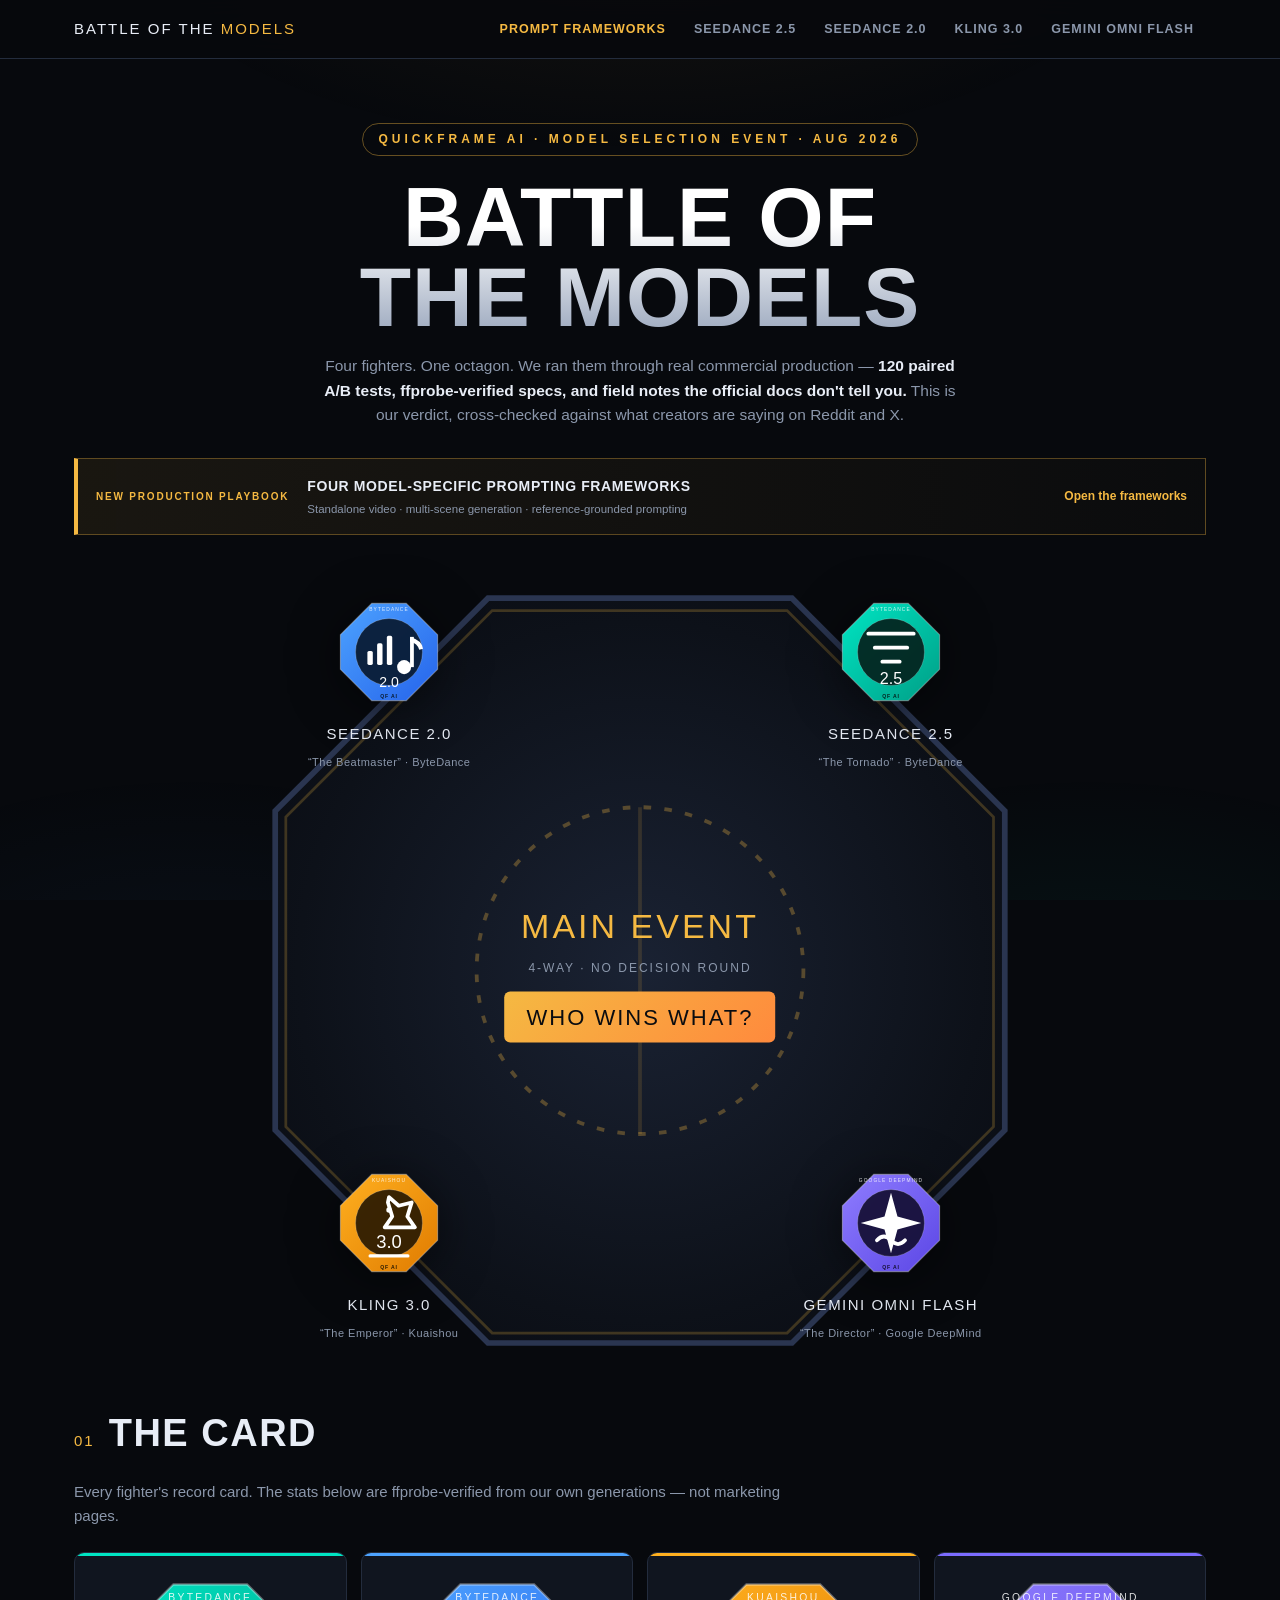
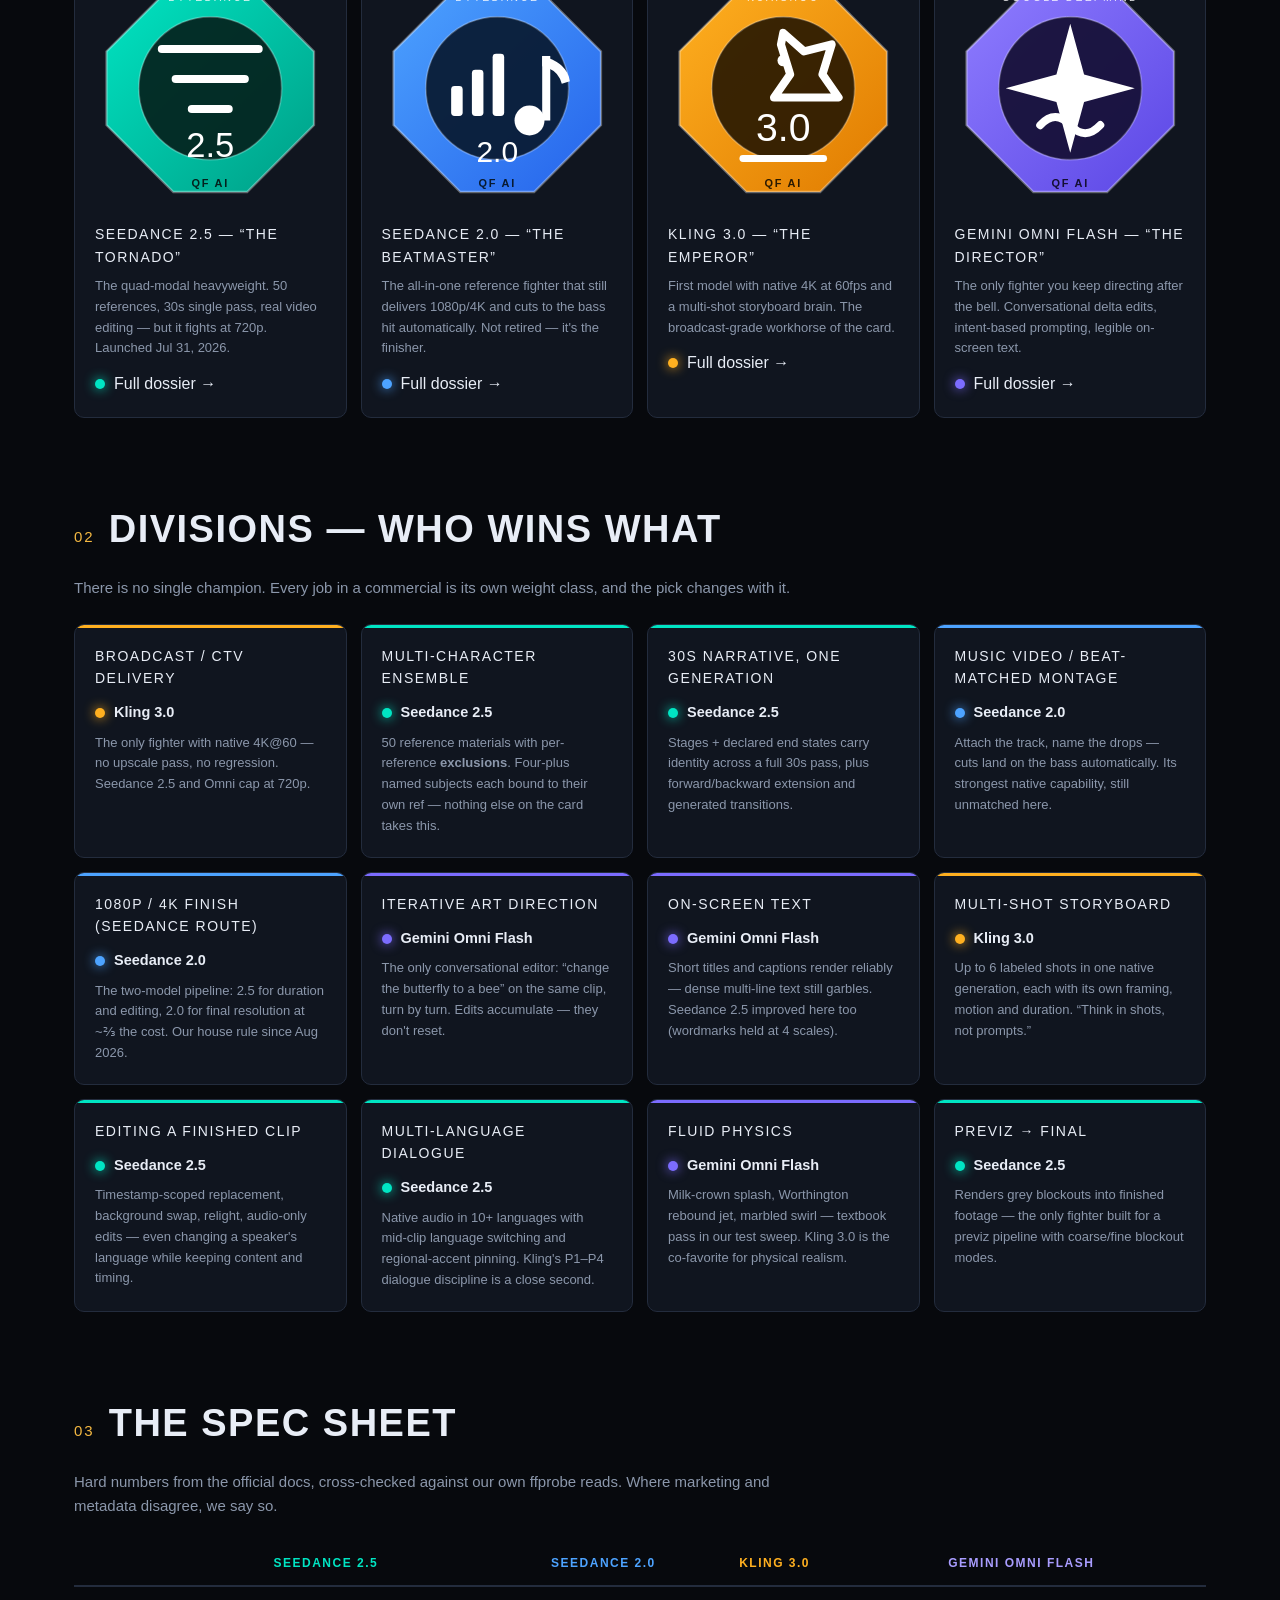
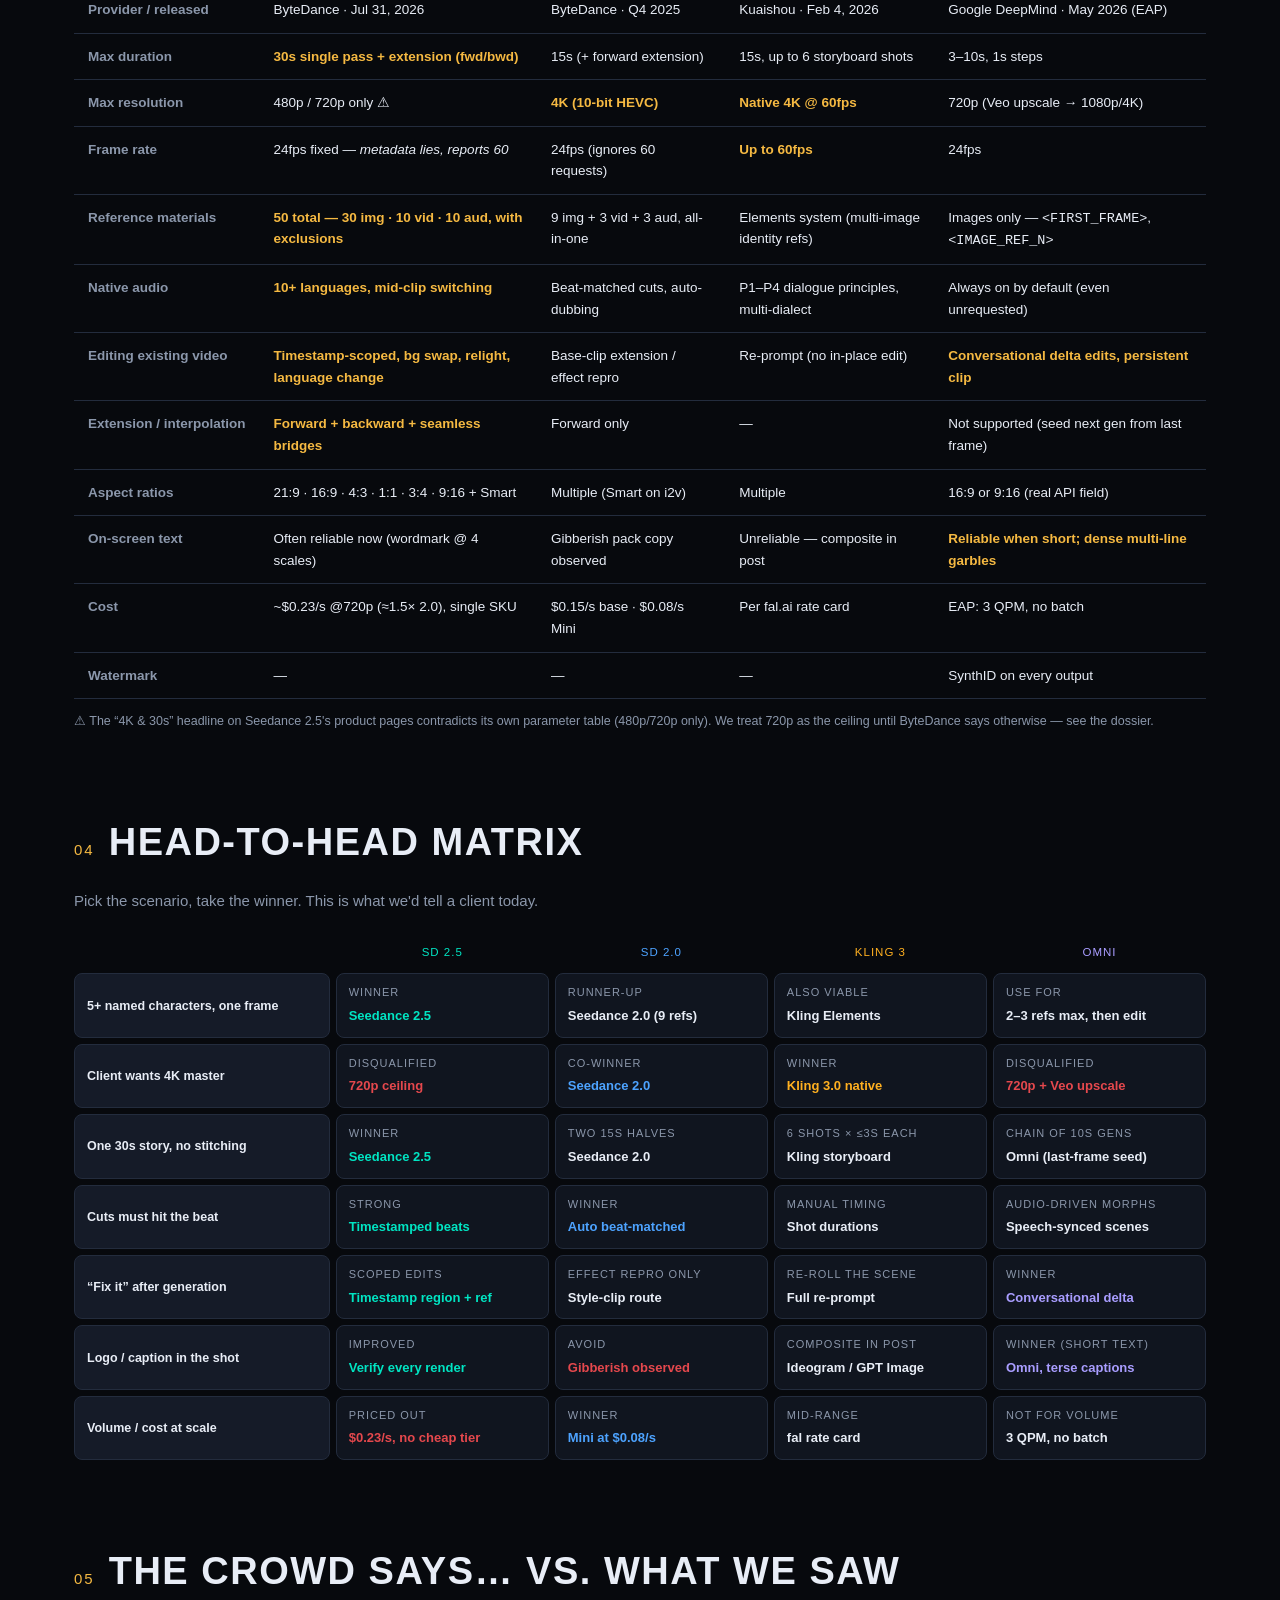
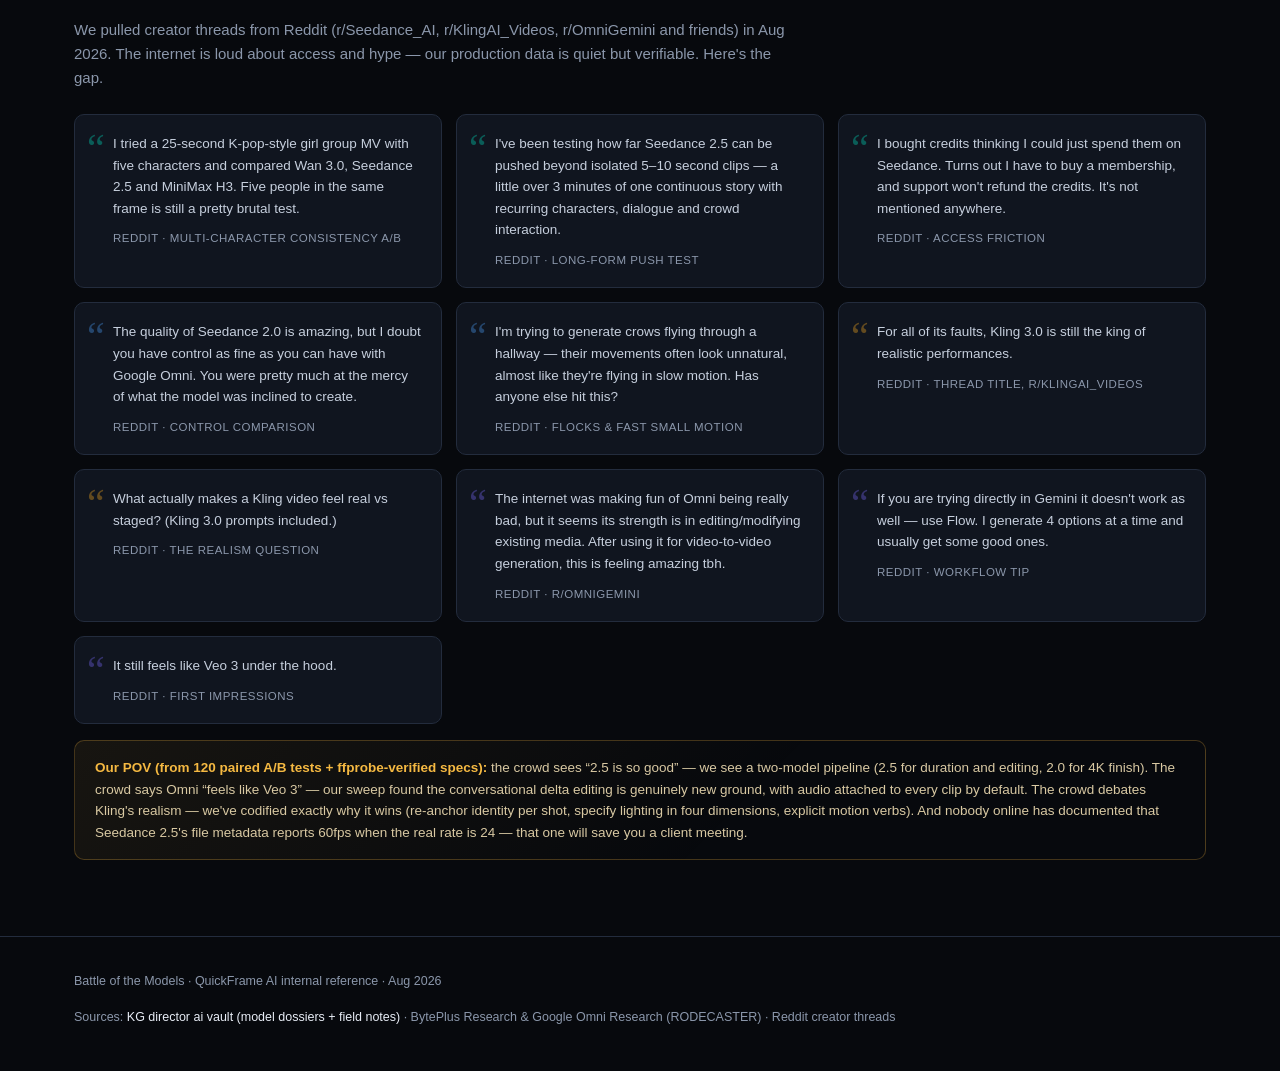
<file: index.html>
<!DOCTYPE html>
<html lang="en">
<head>
<meta charset="UTF-8">
<meta name="viewport" content="width=device-width, initial-scale=1.0">
<title>Battle of the Models — UFC Octagon Edition · QF AI</title>
<link rel="stylesheet" href="styles.css">
<script src="emblems.js"></script>
</head>
<body>

<nav class="topbar"><div class="wrap">
  <a class="brand" href="index.html">BATTLE OF THE <em>MODELS</em></a>
  <div class="topnav">
    <a class="f-playbook" href="prompting-frameworks.html">Prompt Frameworks</a>
    <a class="f-sd25" href="seedance-25.html">Seedance 2.5</a>
    <a class="f-sd20" href="seedance-20.html">Seedance 2.0</a>
    <a class="f-kling" href="kling-3.html">Kling 3.0</a>
    <a class="f-omni" href="omni-flash.html">Gemini Omni Flash</a>
  </div>
</div></nav>

<header class="poster"><div class="wrap">
  <span class="kicker">QuickFrame AI · Model Selection Event · Aug 2026</span>
  <h1 class="poster-title">Battle of<br>the Models</h1>
  <p class="poster-sub">Four fighters. One octagon. We ran them through real commercial production —
  <b>120 paired A/B tests, ffprobe-verified specs, and field notes the official docs don't tell you.</b>
  This is our verdict, cross-checked against what creators are saying on Reddit and X.</p>
</div></header>

<div class="wrap">
  <a class="playbook-callout" href="prompting-frameworks.html">
    <span class="playbook-callout-tag">NEW PRODUCTION PLAYBOOK</span>
    <span><b>Four model-specific prompting frameworks</b><small>Standalone video · multi-scene generation · reference-grounded prompting</small></span>
    <span class="playbook-callout-cta">Open the frameworks</span>
  </a>
</div>

<!-- ═══ THE OCTAGON ═══ -->
<div class="wrap">
  <div class="octagon-stage">
    <svg class="oct" viewBox="0 0 400 408" xmlns="http://www.w3.org/2000/svg" aria-hidden="true">
      <defs>
        <radialGradient id="floor" cx="50%" cy="50%" r="60%">
          <stop offset="0%" stop-color="#1a2233"/>
          <stop offset="78%" stop-color="#0d1119"/>
          <stop offset="100%" stop-color="#0a0d14"/>
        </radialGradient>
      </defs>
      <polygon points="120,8 280,8 392,120 392,288 280,400 120,400 8,288 8,120" fill="url(#floor)" stroke="#2a3550" stroke-width="3"/>
      <polygon points="120,8 280,8 392,120 392,288 280,400 120,400 8,288 8,120" fill="none" stroke="rgba(245,185,66,.22)" stroke-width="1.5" transform="scale(.97) translate(6,7)"/>
      <circle cx="200" cy="204" r="86" fill="none" stroke="rgba(245,185,66,.30)" stroke-width="2" stroke-dasharray="4 7"/>
      <line x1="200" y1="118" x2="200" y2="290" stroke="rgba(245,185,66,.14)" stroke-width="2"/>
    </svg>

    <a class="fighter-slot slot-nw" href="seedance-20.html" style="--fc: var(--sd20)">
      <span class="emblem" data-emblem="sd20"></span>
      <span class="fname">Seedance 2.0</span><span class="fnick">“The Beatmaster” · ByteDance</span>
    </a>
    <a class="fighter-slot slot-ne" href="seedance-25.html" style="--fc: var(--sd25)">
      <span class="emblem" data-emblem="sd25"></span>
      <span class="fname">Seedance 2.5</span><span class="fnick">“The Tornado” · ByteDance</span>
    </a>
    <a class="fighter-slot slot-sw" href="kling-3.html" style="--fc: var(--kling)">
      <span class="emblem" data-emblem="kling"></span>
      <span class="fname">Kling 3.0</span><span class="fnick">“The Emperor” · Kuaishou</span>
    </a>
    <a class="fighter-slot slot-se" href="omni-flash.html" style="--fc: var(--omni)">
      <span class="emblem" data-emblem="omni"></span>
      <span class="fname">Gemini Omni Flash</span><span class="fnick">“The Director” · Google DeepMind</span>
    </a>

    <div class="center-card">
      <div class="cc-main">Main Event</div>
      <div class="cc-sub">4-way · no decision round</div>
      <span class="vs-badge">WHO WINS WHAT?</span>
    </div>
  </div>
</div>

<!-- ═══ THE CARD ═══ -->
<section id="card"><div class="wrap">
  <div class="sec-head"><span class="num">01</span><h2 class="sec-title">The Card</h2></div>
  <p class="sec-lede">Every fighter's record card. The stats below are ffprobe-verified from our own generations — not marketing pages.</p>
  <div class="div-grid mt-m">

    <a class="div-card" href="seedance-25.html" style="--fc: var(--sd25); text-decoration:none; color:inherit">
      <span class="emblem" data-emblem="sd25" style="width:74px"></span>
      <div class="div-name mt-s">Seedance 2.5 — “The Tornado”</div>
      <p>The quad-modal heavyweight. 50 references, 30s single pass, real video editing — but it fights at 720p. Launched Jul 31, 2026.</p>
      <div class="div-winner"><span class="dot"></span><span>Full dossier →</span></div>
    </a>

    <a class="div-card" href="seedance-20.html" style="--fc: var(--sd20); text-decoration:none; color:inherit">
      <span class="emblem" data-emblem="sd20" style="width:74px"></span>
      <div class="div-name mt-s">Seedance 2.0 — “The Beatmaster”</div>
      <p>The all-in-one reference fighter that still delivers 1080p/4K and cuts to the bass hit automatically. Not retired — it's the finisher.</p>
      <div class="div-winner"><span class="dot"></span><span>Full dossier →</span></div>
    </a>

    <a class="div-card" href="kling-3.html" style="--fc: var(--kling); text-decoration:none; color:inherit">
      <span class="emblem" data-emblem="kling" style="width:74px"></span>
      <div class="div-name mt-s">Kling 3.0 — “The Emperor”</div>
      <p>First model with native 4K at 60fps and a multi-shot storyboard brain. The broadcast-grade workhorse of the card.</p>
      <div class="div-winner"><span class="dot"></span><span>Full dossier →</span></div>
    </a>

    <a class="div-card" href="omni-flash.html" style="--fc: var(--omni); text-decoration:none; color:inherit">
      <span class="emblem" data-emblem="omni" style="width:74px"></span>
      <div class="div-name mt-s">Gemini Omni Flash — “The Director”</div>
      <p>The only fighter you keep directing after the bell. Conversational delta edits, intent-based prompting, legible on-screen text.</p>
      <div class="div-winner"><span class="dot"></span><span>Full dossier →</span></div>
    </a>

  </div>
</div></section>

<!-- ═══ DIVISIONS ═══ -->
<section id="divisions"><div class="wrap">
  <div class="sec-head"><span class="num">02</span><h2 class="sec-title">Divisions — Who Wins What</h2></div>
  <p class="sec-lede">There is no single champion. Every job in a commercial is its own weight class, and the pick changes with it.</p>
  <div class="div-grid mt-m">

    <div class="div-card" style="--fc: var(--kling)">
      <div class="div-name">Broadcast / CTV Delivery</div>
      <div class="div-winner"><span class="dot"></span><a href="kling-3.html">Kling 3.0</a></div>
      <p>The only fighter with native 4K@60 — no upscale pass, no regression. Seedance 2.5 and Omni cap at 720p.</p>
    </div>

    <div class="div-card" style="--fc: var(--sd25)">
      <div class="div-name">Multi-Character Ensemble</div>
      <div class="div-winner"><span class="dot"></span><a href="seedance-25.html">Seedance 2.5</a></div>
      <p>50 reference materials with per-reference <b>exclusions</b>. Four-plus named subjects each bound to their own ref — nothing else on the card takes this.</p>
    </div>

    <div class="div-card" style="--fc: var(--sd25)">
      <div class="div-name">30s Narrative, One Generation</div>
      <div class="div-winner"><span class="dot"></span><a href="seedance-25.html">Seedance 2.5</a></div>
      <p>Stages + declared end states carry identity across a full 30s pass, plus forward/backward extension and generated transitions.</p>
    </div>

    <div class="div-card" style="--fc: var(--sd20)">
      <div class="div-name">Music Video / Beat-Matched Montage</div>
      <div class="div-winner"><span class="dot"></span><a href="seedance-20.html">Seedance 2.0</a></div>
      <p>Attach the track, name the drops — cuts land on the bass automatically. Its strongest native capability, still unmatched here.</p>
    </div>

    <div class="div-card" style="--fc: var(--sd20)">
      <div class="div-name">1080p / 4K Finish (Seedance route)</div>
      <div class="div-winner"><span class="dot"></span><a href="seedance-20.html">Seedance 2.0</a></div>
      <p>The two-model pipeline: 2.5 for duration and editing, 2.0 for final resolution at ~⅔ the cost. Our house rule since Aug 2026.</p>
    </div>

    <div class="div-card" style="--fc: var(--omni)">
      <div class="div-name">Iterative Art Direction</div>
      <div class="div-winner"><span class="dot"></span><a href="omni-flash.html">Gemini Omni Flash</a></div>
      <p>The only conversational editor: “change the butterfly to a bee” on the same clip, turn by turn. Edits accumulate — they don't reset.</p>
    </div>

    <div class="div-card" style="--fc: var(--omni)">
      <div class="div-name">On-Screen Text</div>
      <div class="div-winner"><span class="dot"></span><a href="omni-flash.html">Gemini Omni Flash</a></div>
      <p>Short titles and captions render reliably — dense multi-line text still garbles. Seedance 2.5 improved here too (wordmarks held at 4 scales).</p>
    </div>

    <div class="div-card" style="--fc: var(--kling)">
      <div class="div-name">Multi-Shot Storyboard</div>
      <div class="div-winner"><span class="dot"></span><a href="kling-3.html">Kling 3.0</a></div>
      <p>Up to 6 labeled shots in one native generation, each with its own framing, motion and duration. “Think in shots, not prompts.”</p>
    </div>

    <div class="div-card" style="--fc: var(--sd25)">
      <div class="div-name">Editing a Finished Clip</div>
      <div class="div-winner"><span class="dot"></span><a href="seedance-25.html">Seedance 2.5</a></div>
      <p>Timestamp-scoped replacement, background swap, relight, audio-only edits — even changing a speaker's language while keeping content and timing.</p>
    </div>

    <div class="div-card" style="--fc: var(--sd25)">
      <div class="div-name">Multi-Language Dialogue</div>
      <div class="div-winner"><span class="dot"></span><a href="seedance-25.html">Seedance 2.5</a></div>
      <p>Native audio in 10+ languages with mid-clip language switching and regional-accent pinning. Kling's P1–P4 dialogue discipline is a close second.</p>
    </div>

    <div class="div-card" style="--fc: var(--omni)">
      <div class="div-name">Fluid Physics</div>
      <div class="div-winner"><span class="dot"></span><a href="omni-flash.html">Gemini Omni Flash</a></div>
      <p>Milk-crown splash, Worthington rebound jet, marbled swirl — textbook pass in our test sweep. Kling 3.0 is the co-favorite for physical realism.</p>
    </div>

    <div class="div-card" style="--fc: var(--sd25)">
      <div class="div-name">Previz → Final</div>
      <div class="div-winner"><span class="dot"></span><a href="seedance-25.html">Seedance 2.5</a></div>
      <p>Renders grey blockouts into finished footage — the only fighter built for a previz pipeline with coarse/fine blockout modes.</p>
    </div>

  </div>
</div></section>

<!-- ═══ SPEC SHEET ═══ -->
<section id="specs"><div class="wrap">
  <div class="sec-head"><span class="num">03</span><h2 class="sec-title">The Spec Sheet</h2></div>
  <p class="sec-lede">Hard numbers from the official docs, cross-checked against our own ffprobe reads. Where marketing and metadata disagree, we say so.</p>
  <div style="overflow-x:auto" class="mt-m">
  <table class="spec-table">
    <thead><tr>
      <th></th>
      <th><a href="seedance-25.html" style="color:var(--sd25)">Seedance 2.5</a></th>
      <th><a href="seedance-20.html" style="color:var(--sd20)">Seedance 2.0</a></th>
      <th><a href="kling-3.html" style="color:var(--kling)">Kling 3.0</a></th>
      <th><a href="omni-flash.html" style="color:#a99dff">Gemini Omni Flash</a></th>
    </tr></thead>
    <tbody>
      <tr><td>Provider / released</td><td>ByteDance · Jul 31, 2026</td><td>ByteDance · Q4 2025</td><td>Kuaishou · Feb 4, 2026</td><td>Google DeepMind · May 2026 (EAP)</td></tr>
      <tr><td>Max duration</td><td class="win">30s single pass + extension (fwd/bwd)</td><td>15s (+ forward extension)</td><td>15s, up to 6 storyboard shots</td><td>3–10s, 1s steps</td></tr>
      <tr><td>Max resolution</td><td>480p / 720p only ⚠</td><td class="win">4K (10-bit HEVC)</td><td class="win">Native 4K @ 60fps</td><td>720p (Veo upscale → 1080p/4K)</td></tr>
      <tr><td>Frame rate</td><td>24fps fixed — <i>metadata lies, reports 60</i></td><td>24fps (ignores 60 requests)</td><td class="win">Up to 60fps</td><td>24fps</td></tr>
      <tr><td>Reference materials</td><td class="win">50 total — 30 img · 10 vid · 10 aud, with exclusions</td><td>9 img + 3 vid + 3 aud, all-in-one</td><td>Elements system (multi-image identity refs)</td><td>Images only — <code>&lt;FIRST_FRAME&gt;</code>, <code>&lt;IMAGE_REF_N&gt;</code></td></tr>
      <tr><td>Native audio</td><td class="win">10+ languages, mid-clip switching</td><td>Beat-matched cuts, auto-dubbing</td><td>P1–P4 dialogue principles, multi-dialect</td><td>Always on by default (even unrequested)</td></tr>
      <tr><td>Editing existing video</td><td class="win">Timestamp-scoped, bg swap, relight, language change</td><td>Base-clip extension / effect repro</td><td>Re-prompt (no in-place edit)</td><td class="win">Conversational delta edits, persistent clip</td></tr>
      <tr><td>Extension / interpolation</td><td class="win">Forward + backward + seamless bridges</td><td>Forward only</td><td>—</td><td>Not supported (seed next gen from last frame)</td></tr>
      <tr><td>Aspect ratios</td><td>21:9 · 16:9 · 4:3 · 1:1 · 3:4 · 9:16 + Smart</td><td>Multiple (Smart on i2v)</td><td>Multiple</td><td>16:9 or 9:16 (real API field)</td></tr>
      <tr><td>On-screen text</td><td>Often reliable now (wordmark @ 4 scales)</td><td>Gibberish pack copy observed</td><td>Unreliable — composite in post</td><td class="win">Reliable when short; dense multi-line garbles</td></tr>
      <tr><td>Cost</td><td>~$0.23/s @720p (≈1.5× 2.0), single SKU</td><td>$0.15/s base · $0.08/s Mini</td><td>Per fal.ai rate card</td><td>EAP: 3 QPM, no batch</td></tr>
      <tr><td>Watermark</td><td>—</td><td>—</td><td>—</td><td>SynthID on every output</td></tr>
    </tbody>
  </table>
  </div>
  <p class="small mt-s">⚠ The “4K &amp; 30s” headline on Seedance 2.5's product pages contradicts its own parameter table (480p/720p only). We treat 720p as the ceiling until ByteDance says otherwise — see the dossier.</p>
</div></section>

<!-- ═══ HEAD-TO-HEAD ═══ -->
<section id="h2h"><div class="wrap">
  <div class="sec-head"><span class="num">04</span><h2 class="sec-title">Head-to-Head Matrix</h2></div>
  <p class="sec-lede">Pick the scenario, take the winner. This is what we'd tell a client today.</p>
  <div class="matrix mt-m">
    <div class="m-cell m-head"></div>
    <div class="m-cell m-head" style="color:var(--sd25)">SD 2.5</div>
    <div class="m-cell m-head" style="color:var(--sd20)">SD 2.0</div>
    <div class="m-cell m-head" style="color:var(--kling)">Kling 3</div>
    <div class="m-cell m-head" style="color:#a99dff">Omni</div>

    <div class="m-cell m-rowhead">5+ named characters, one frame</div>
    <div class="m-cell"><div class="m-label">Winner</div><div class="m-pick" style="color:var(--sd25)">Seedance 2.5</div></div>
    <div class="m-cell"><div class="m-label">Runner-up</div><div class="m-pick">Seedance 2.0 (9 refs)</div></div>
    <div class="m-cell"><div class="m-label">Also viable</div><div class="m-pick">Kling Elements</div></div>
    <div class="m-cell"><div class="m-label">Use for</div><div class="m-pick">2–3 refs max, then edit</div></div>

    <div class="m-cell m-rowhead">Client wants 4K master</div>
    <div class="m-cell"><div class="m-label">Disqualified</div><div class="m-pick" style="color:#e5484d">720p ceiling</div></div>
    <div class="m-cell"><div class="m-label">Co-winner</div><div class="m-pick" style="color:var(--sd20)">Seedance 2.0</div></div>
    <div class="m-cell"><div class="m-label">Winner</div><div class="m-pick" style="color:var(--kling)">Kling 3.0 native</div></div>
    <div class="m-cell"><div class="m-label">Disqualified</div><div class="m-pick" style="color:#e5484d">720p + Veo upscale</div></div>

    <div class="m-cell m-rowhead">One 30s story, no stitching</div>
    <div class="m-cell"><div class="m-label">Winner</div><div class="m-pick" style="color:var(--sd25)">Seedance 2.5</div></div>
    <div class="m-cell"><div class="m-label">Two 15s halves</div><div class="m-pick">Seedance 2.0</div></div>
    <div class="m-cell"><div class="m-label">6 shots × ≤3s each</div><div class="m-pick">Kling storyboard</div></div>
    <div class="m-cell"><div class="m-label">Chain of 10s gens</div><div class="m-pick">Omni (last-frame seed)</div></div>

    <div class="m-cell m-rowhead">Cuts must hit the beat</div>
    <div class="m-cell"><div class="m-label">Strong</div><div class="m-pick" style="color:var(--sd25)">Timestamped beats</div></div>
    <div class="m-cell"><div class="m-label">Winner</div><div class="m-pick" style="color:var(--sd20)">Auto beat-matched</div></div>
    <div class="m-cell"><div class="m-label">Manual timing</div><div class="m-pick">Shot durations</div></div>
    <div class="m-cell"><div class="m-label">Audio-driven morphs</div><div class="m-pick">Speech-synced scenes</div></div>

    <div class="m-cell m-rowhead">“Fix it” after generation</div>
    <div class="m-cell"><div class="m-label">Scoped edits</div><div class="m-pick" style="color:var(--sd25)">Timestamp region + ref</div></div>
    <div class="m-cell"><div class="m-label">Effect repro only</div><div class="m-pick">Style-clip route</div></div>
    <div class="m-cell"><div class="m-label">Re-roll the scene</div><div class="m-pick">Full re-prompt</div></div>
    <div class="m-cell"><div class="m-label">Winner</div><div class="m-pick" style="color:#a99dff">Conversational delta</div></div>

    <div class="m-cell m-rowhead">Logo / caption in the shot</div>
    <div class="m-cell"><div class="m-label">Improved</div><div class="m-pick" style="color:var(--sd25)">Verify every render</div></div>
    <div class="m-cell"><div class="m-label">Avoid</div><div class="m-pick" style="color:#e5484d">Gibberish observed</div></div>
    <div class="m-cell"><div class="m-label">Composite in post</div><div class="m-pick">Ideogram / GPT Image</div></div>
    <div class="m-cell"><div class="m-label">Winner (short text)</div><div class="m-pick" style="color:#a99dff">Omni, terse captions</div></div>

    <div class="m-cell m-rowhead">Volume / cost at scale</div>
    <div class="m-cell"><div class="m-label">Priced out</div><div class="m-pick" style="color:#e5484d">$0.23/s, no cheap tier</div></div>
    <div class="m-cell"><div class="m-label">Winner</div><div class="m-pick" style="color:var(--sd20)">Mini at $0.08/s</div></div>
    <div class="m-cell"><div class="m-label">Mid-range</div><div class="m-pick">fal rate card</div></div>
    <div class="m-cell"><div class="m-label">Not for volume</div><div class="m-pick">3 QPM, no batch</div></div>
  </div>
</div></section>

<!-- ═══ COMMUNITY CORNER ═══ -->
<section id="community"><div class="wrap">
  <div class="sec-head"><span class="num">05</span><h2 class="sec-title">The Crowd Says… vs. What We Saw</h2></div>
  <p class="sec-lede">We pulled creator threads from Reddit (r/Seedance_AI, r/KlingAI_Videos, r/OmniGemini and friends) in Aug 2026.
  The internet is loud about access and hype — our production data is quiet but verifiable. Here's the gap.</p>

  <div class="quotes mt-m">
    <div class="quote" style="--fc: var(--sd25)">
      <p>I tried a 25-second K-pop-style girl group MV with five characters and compared Wan 3.0, Seedance 2.5 and MiniMax H3. Five people in the same frame is still a pretty brutal test.</p>
      <footer>Reddit · multi-character consistency A/B</footer>
    </div>
    <div class="quote" style="--fc: var(--sd25)">
      <p>I've been testing how far Seedance 2.5 can be pushed beyond isolated 5–10 second clips — a little over 3 minutes of one continuous story with recurring characters, dialogue and crowd interaction.</p>
      <footer>Reddit · long-form push test</footer>
    </div>
    <div class="quote" style="--fc: var(--sd25)">
      <p>I bought credits thinking I could just spend them on Seedance. Turns out I have to buy a membership, and support won't refund the credits. It's not mentioned anywhere.</p>
      <footer>Reddit · access friction</footer>
    </div>
    <div class="quote" style="--fc: var(--sd20)">
      <p>The quality of Seedance 2.0 is amazing, but I doubt you have control as fine as you can have with Google Omni. You were pretty much at the mercy of what the model was inclined to create.</p>
      <footer>Reddit · control comparison</footer>
    </div>
    <div class="quote" style="--fc: var(--sd20)">
      <p>I'm trying to generate crows flying through a hallway — their movements often look unnatural, almost like they're flying in slow motion. Has anyone else hit this?</p>
      <footer>Reddit · flocks &amp; fast small motion</footer>
    </div>
    <div class="quote" style="--fc: var(--kling)">
      <p>For all of its faults, Kling 3.0 is still the king of realistic performances.</p>
      <footer>Reddit · thread title, r/KlingAI_Videos</footer>
    </div>
    <div class="quote" style="--fc: var(--kling)">
      <p>What actually makes a Kling video feel real vs staged? (Kling 3.0 prompts included.)</p>
      <footer>Reddit · the realism question</footer>
    </div>
    <div class="quote" style="--fc: var(--omni)">
      <p>The internet was making fun of Omni being really bad, but it seems its strength is in editing/modifying existing media. After using it for video-to-video generation, this is feeling amazing tbh.</p>
      <footer>Reddit · r/OmniGemini</footer>
    </div>
    <div class="quote" style="--fc: var(--omni)">
      <p>If you are trying directly in Gemini it doesn't work as well — use Flow. I generate 4 options at a time and usually get some good ones.</p>
      <footer>Reddit · workflow tip</footer>
    </div>
    <div class="quote" style="--fc: var(--omni)">
      <p>It still feels like Veo 3 under the hood.</p>
      <footer>Reddit · first impressions</footer>
    </div>
  </div>

  <div class="pov-note">
    <b>Our POV (from 120 paired A/B tests + ffprobe-verified specs):</b> the crowd sees “2.5 is so good” — we see a
    two-model pipeline (2.5 for duration and editing, 2.0 for 4K finish). The crowd says Omni “feels like Veo 3” — our sweep found
    the conversational delta editing is genuinely new ground, with audio attached to every clip by default. The crowd debates Kling's
    realism — we've codified exactly why it wins (re-anchor identity per shot, specify lighting in four dimensions, explicit motion verbs).
    And nobody online has documented that Seedance 2.5's file metadata reports 60fps when the real rate is 24 — that one will save you a client meeting.
  </div>
</div></section>

<footer class="site"><div class="wrap">
  <span>Battle of the Models · QuickFrame AI internal reference · Aug 2026</span>
  <span>Sources: <a href="index.html#specs">KG director ai vault (model dossiers + field notes)</a> · BytePlus Research &amp; Google Omni Research (RODECASTER) · Reddit creator threads</span>
</div></footer>

</body>
</html>
</file>
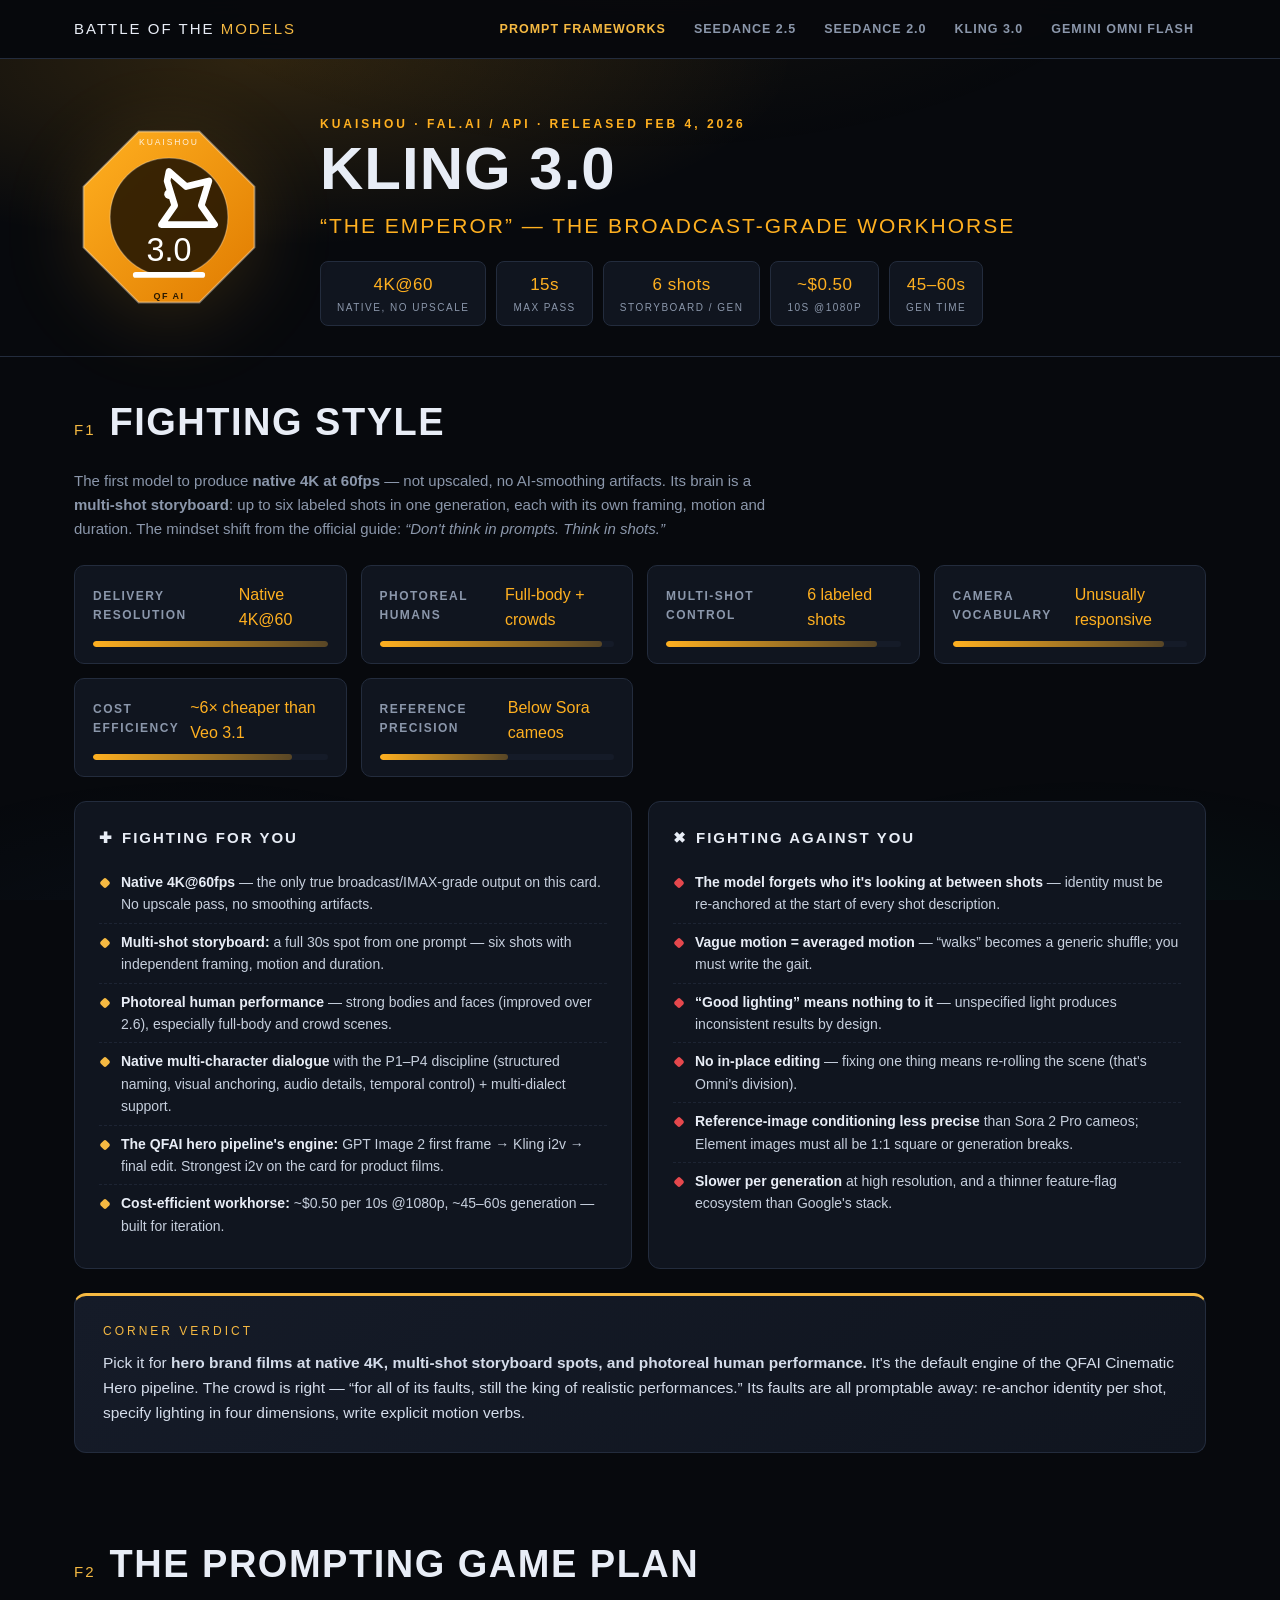
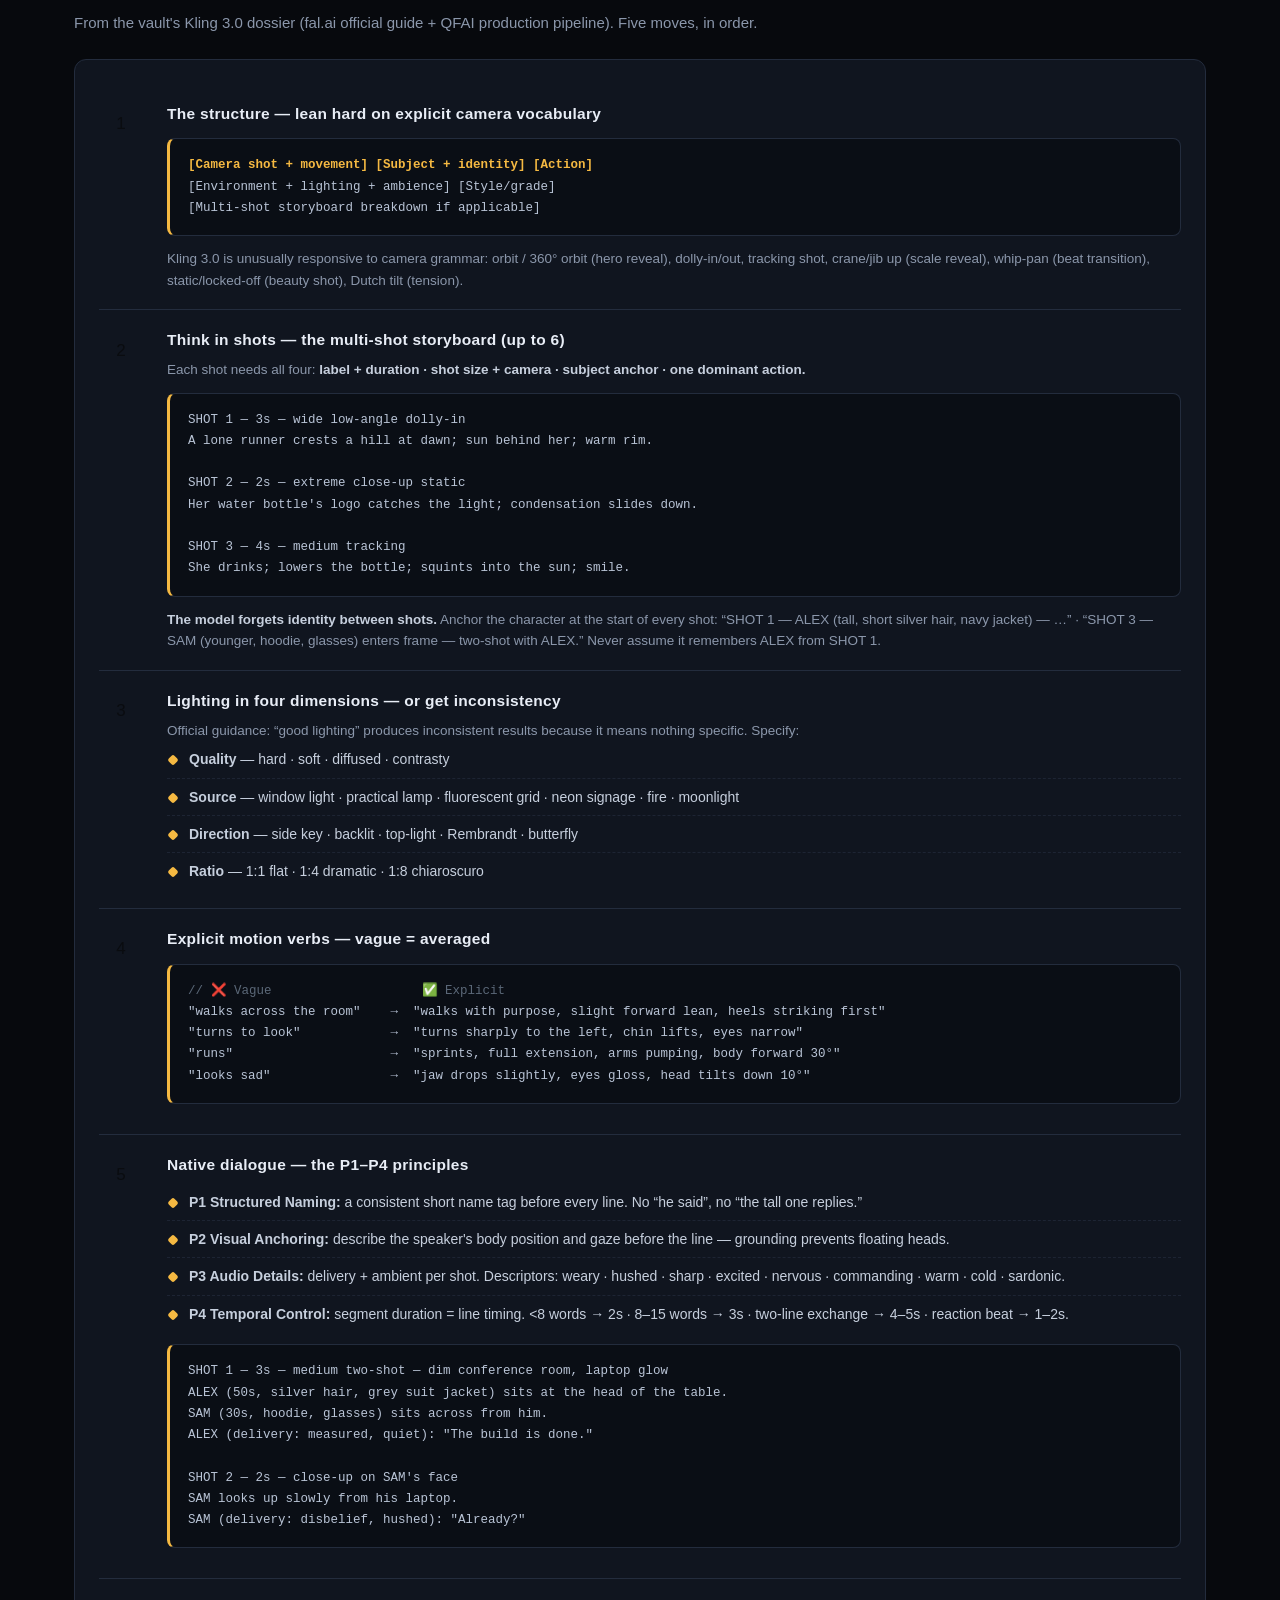
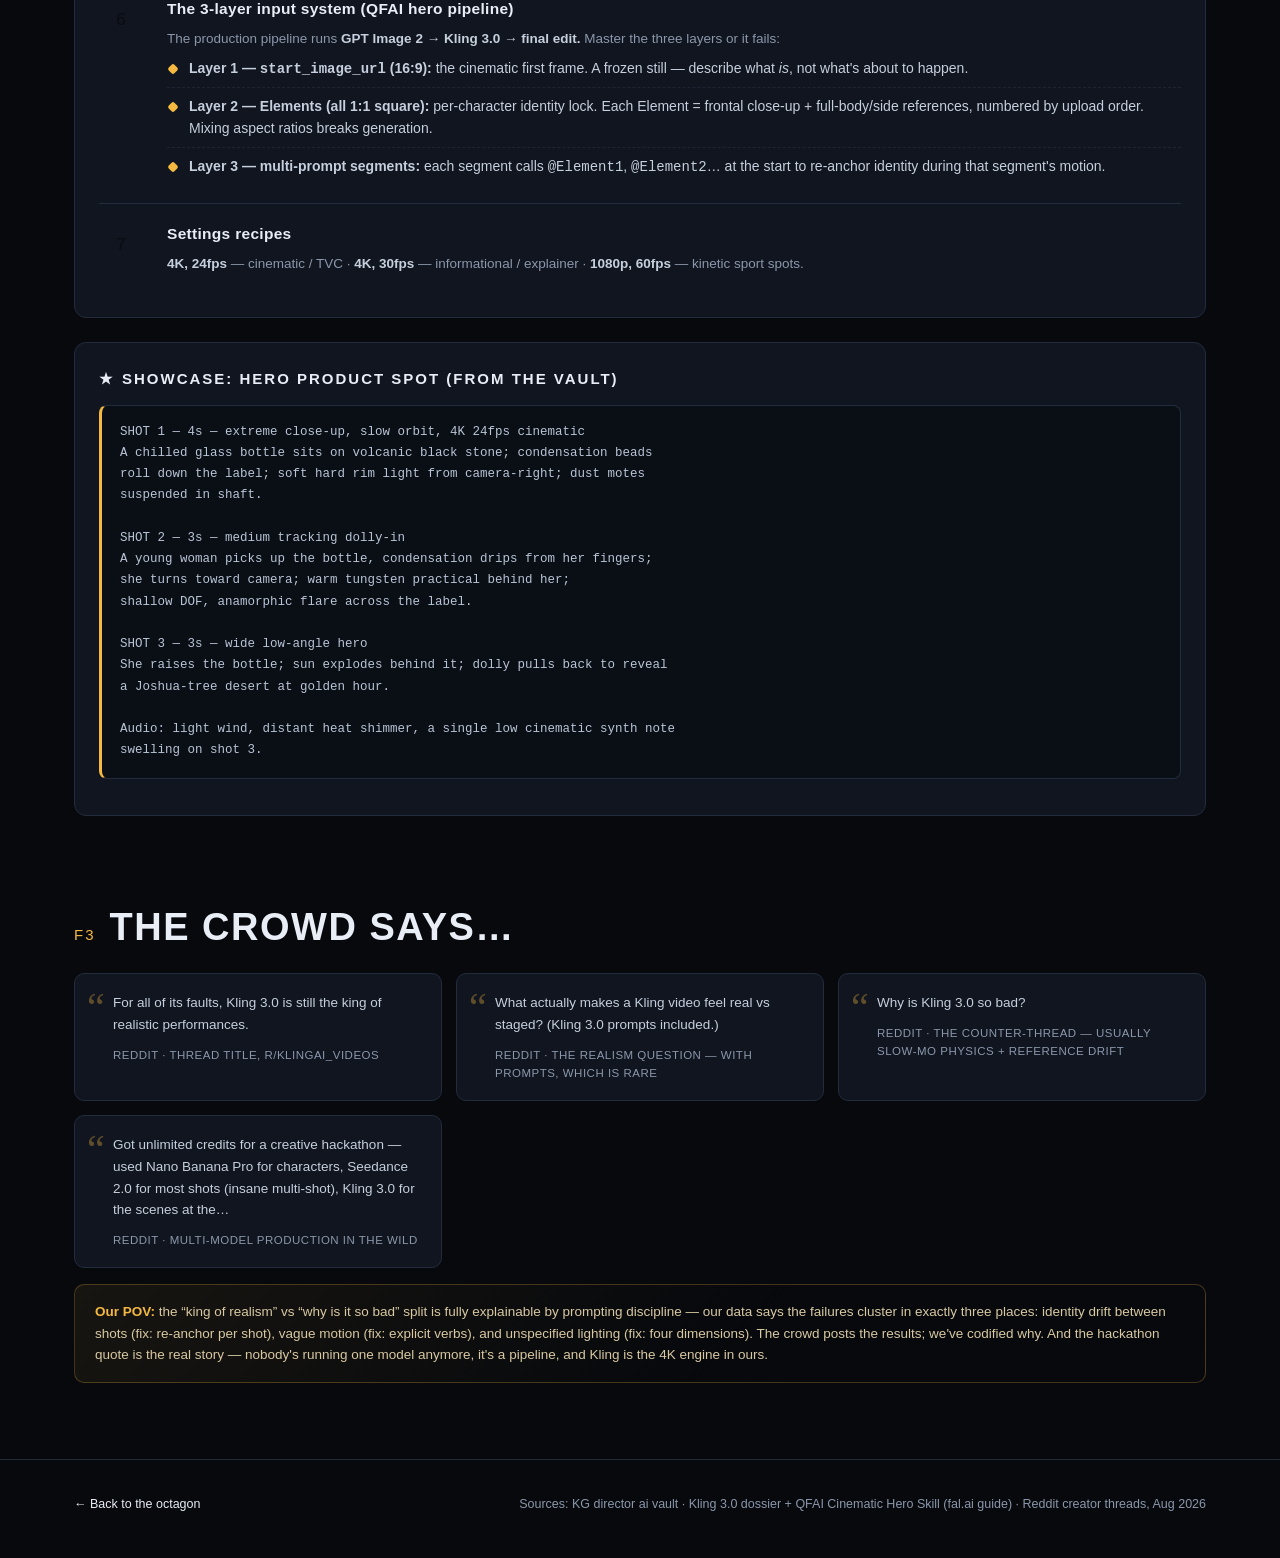
<file: kling-3.html>
<!DOCTYPE html>
<html lang="en">
<head>
<meta charset="UTF-8">
<meta name="viewport" content="width=device-width, initial-scale=1.0">
<title>Kling 3.0 — “The Emperor” · Battle of the Models</title>
<link rel="stylesheet" href="styles.css">
<script src="emblems.js"></script>
<style>:root { --fc: var(--kling); } body { --fh-glow: rgba(255,176,32,.16); }</style>
</head>
<body>

<nav class="topbar"><div class="wrap">
  <a class="brand" href="index.html">BATTLE OF THE <em>MODELS</em></a>
  <div class="topnav">
    <a class="f-playbook" href="prompting-frameworks.html">Prompt Frameworks</a>
    <a class="f-sd25" href="seedance-25.html">Seedance 2.5</a>
    <a class="f-sd20" href="seedance-20.html">Seedance 2.0</a>
    <a class="f-kling" href="kling-3.html">Kling 3.0</a>
    <a class="f-omni" href="omni-flash.html">Gemini Omni Flash</a>
  </div>
</div></nav>

<header class="fighter-hero"><div class="wrap">
  <span class="emblem-big" data-emblem="kling"></span>
  <div class="fighter-id">
    <div class="alias">Kuaishou · fal.ai / API · Released Feb 4, 2026</div>
    <h1>Kling 3.0</h1>
    <div class="nick">“The Emperor” — the broadcast-grade workhorse</div>
    <div class="record-row">
      <div class="record-chip"><div class="rc-v" style="color:var(--fc)">4K@60</div><div class="rc-k">Native, no upscale</div></div>
      <div class="record-chip"><div class="rc-v" style="color:var(--fc)">15s</div><div class="rc-k">Max pass</div></div>
      <div class="record-chip"><div class="rc-v" style="color:var(--fc)">6 shots</div><div class="rc-k">Storyboard / gen</div></div>
      <div class="record-chip"><div class="rc-v" style="color:var(--fc)">~$0.50</div><div class="rc-k">10s @1080p</div></div>
      <div class="record-chip"><div class="rc-v" style="color:var(--fc)">45–60s</div><div class="rc-k">Gen time</div></div>
    </div>
  </div>
</div></header>

<!-- ═══ FIGHTING STYLE ═══ -->
<section><div class="wrap">
  <div class="sec-head"><span class="num">F1</span><h2 class="sec-title">Fighting Style</h2></div>
  <p class="sec-lede">The first model to produce <b>native 4K at 60fps</b> — not upscaled, no AI-smoothing artifacts. Its brain is a <b>multi-shot storyboard</b>: up to six labeled shots in one generation, each with its own framing, motion and duration. The mindset shift from the official guide: <i>“Don't think in prompts. Think in shots.”</i></p>
  <div class="statbars mt-m">
    <div class="statbar"><div class="sb-top"><span class="sb-k">Delivery resolution</span><span class="sb-v">Native 4K@60</span></div><div class="sb-track"><div class="sb-fill" style="width:100%"></div></div></div>
    <div class="statbar"><div class="sb-top"><span class="sb-k">Photoreal humans</span><span class="sb-v">Full-body + crowds</span></div><div class="sb-track"><div class="sb-fill" style="width:95%"></div></div></div>
    <div class="statbar"><div class="sb-top"><span class="sb-k">Multi-shot control</span><span class="sb-v">6 labeled shots</span></div><div class="sb-track"><div class="sb-fill" style="width:90%"></div></div></div>
    <div class="statbar"><div class="sb-top"><span class="sb-k">Camera vocabulary</span><span class="sb-v">Unusually responsive</span></div><div class="sb-track"><div class="sb-fill" style="width:90%"></div></div></div>
    <div class="statbar"><div class="sb-top"><span class="sb-k">Cost efficiency</span><span class="sb-v">~6× cheaper than Veo 3.1</span></div><div class="sb-track"><div class="sb-fill" style="width:85%"></div></div></div>
    <div class="statbar"><div class="sb-top"><span class="sb-k">Reference precision</span><span class="sb-v">Below Sora cameos</span></div><div class="sb-track"><div class="sb-fill" style="width:55%"></div></div></div>
  </div>

  <div class="duo mt-m">
    <div class="card" style="--fc: var(--fc)">
      <h3><span class="ico">✚</span>Fighting for you</h3>
      <ul>
        <li><b>Native 4K@60fps</b> — the only true broadcast/IMAX-grade output on this card. No upscale pass, no smoothing artifacts.</li>
        <li><b>Multi-shot storyboard:</b> a full 30s spot from one prompt — six shots with independent framing, motion and duration.</li>
        <li><b>Photoreal human performance</b> — strong bodies and faces (improved over 2.6), especially full-body and crowd scenes.</li>
        <li><b>Native multi-character dialogue</b> with the P1–P4 discipline (structured naming, visual anchoring, audio details, temporal control) + multi-dialect support.</li>
        <li><b>The QFAI hero pipeline's engine:</b> GPT Image 2 first frame → Kling i2v → final edit. Strongest i2v on the card for product films.</li>
        <li><b>Cost-efficient workhorse:</b> ~$0.50 per 10s @1080p, ~45–60s generation — built for iteration.</li>
      </ul>
    </div>
    <div class="card" style="--fc: #e5484d">
      <h3><span class="ico">✖</span>Fighting against you</h3>
      <ul>
        <li><b>The model forgets who it's looking at between shots</b> — identity must be re-anchored at the start of every shot description.</li>
        <li><b>Vague motion = averaged motion</b> — “walks” becomes a generic shuffle; you must write the gait.</li>
        <li><b>“Good lighting” means nothing to it</b> — unspecified light produces inconsistent results by design.</li>
        <li><b>No in-place editing</b> — fixing one thing means re-rolling the scene (that's Omni's division).</li>
        <li><b>Reference-image conditioning less precise</b> than Sora 2 Pro cameos; Element images must all be 1:1 square or generation breaks.</li>
        <li><b>Slower per generation</b> at high resolution, and a thinner feature-flag ecosystem than Google's stack.</li>
      </ul>
    </div>
  </div>

  <div class="verdict mt-m" style="--fc: var(--fc)">
    <div class="v-label">Corner verdict</div>
    Pick it for <b>hero brand films at native 4K, multi-shot storyboard spots, and photoreal human performance.</b> It's the default engine of the QFAI Cinematic Hero pipeline. The crowd is right — “for all of its faults, still the king of realistic performances.” Its faults are all promptable away: re-anchor identity per shot, specify lighting in four dimensions, write explicit motion verbs.
  </div>
</div></section>

<!-- ═══ PROMPTING FRAMEWORK ═══ -->
<section><div class="wrap">
  <div class="sec-head"><span class="num">F2</span><h2 class="sec-title">The Prompting Game Plan</h2></div>
  <p class="sec-lede">From the vault's Kling 3.0 dossier (fal.ai official guide + QFAI production pipeline). Five moves, in order.</p>

  <div class="card mt-m framework" style="--fc: var(--fc)">
    <div class="step"><div class="step-num">1</div><div>
      <h4>The structure — lean hard on explicit camera vocabulary</h4>
      <pre class="prompt"><span class="hl">[Camera shot + movement] [Subject + identity] [Action]</span>
[Environment + lighting + ambience] [Style/grade]
[Multi-shot storyboard breakdown if applicable]</pre>
      <p>Kling 3.0 is unusually responsive to camera grammar: orbit / 360° orbit (hero reveal), dolly-in/out, tracking shot, crane/jib up (scale reveal), whip-pan (beat transition), static/locked-off (beauty shot), Dutch tilt (tension).</p>
    </div></div>

    <div class="step"><div class="step-num">2</div><div>
      <h4>Think in shots — the multi-shot storyboard (up to 6)</h4>
      <p>Each shot needs all four: <b>label + duration · shot size + camera · subject anchor · one dominant action.</b></p>
      <pre class="prompt">SHOT 1 — 3s — wide low-angle dolly-in
A lone runner crests a hill at dawn; sun behind her; warm rim.

SHOT 2 — 2s — extreme close-up static
Her water bottle's logo catches the light; condensation slides down.

SHOT 3 — 4s — medium tracking
She drinks; lowers the bottle; squints into the sun; smile.</pre>
      <p><b>The model forgets identity between shots.</b> Anchor the character at the start of every shot: “SHOT 1 — ALEX (tall, short silver hair, navy jacket) — …” · “SHOT 3 — SAM (younger, hoodie, glasses) enters frame — two-shot with ALEX.” Never assume it remembers ALEX from SHOT 1.</p>
    </div></div>

    <div class="step"><div class="step-num">3</div><div>
      <h4>Lighting in four dimensions — or get inconsistency</h4>
      <p>Official guidance: “good lighting” produces inconsistent results because it means nothing specific. Specify:</p>
      <ul>
        <li><b>Quality</b> — hard · soft · diffused · contrasty</li>
        <li><b>Source</b> — window light · practical lamp · fluorescent grid · neon signage · fire · moonlight</li>
        <li><b>Direction</b> — side key · backlit · top-light · Rembrandt · butterfly</li>
        <li><b>Ratio</b> — 1:1 flat · 1:4 dramatic · 1:8 chiaroscuro</li>
      </ul>
    </div></div>

    <div class="step"><div class="step-num">4</div><div>
      <h4>Explicit motion verbs — vague = averaged</h4>
      <pre class="prompt"><span class="cm">// ❌ Vague                    ✅ Explicit</span>
"walks across the room"    →  "walks with purpose, slight forward lean, heels striking first"
"turns to look"            →  "turns sharply to the left, chin lifts, eyes narrow"
"runs"                     →  "sprints, full extension, arms pumping, body forward 30°"
"looks sad"                →  "jaw drops slightly, eyes gloss, head tilts down 10°"</pre>
    </div></div>

    <div class="step"><div class="step-num">5</div><div>
      <h4>Native dialogue — the P1–P4 principles</h4>
      <ul>
        <li><b>P1 Structured Naming:</b> a consistent short name tag before every line. No “he said”, no “the tall one replies.”</li>
        <li><b>P2 Visual Anchoring:</b> describe the speaker's body position and gaze before the line — grounding prevents floating heads.</li>
        <li><b>P3 Audio Details:</b> delivery + ambient per shot. Descriptors: weary · hushed · sharp · excited · nervous · commanding · warm · cold · sardonic.</li>
        <li><b>P4 Temporal Control:</b> segment duration = line timing. &lt;8 words → 2s · 8–15 words → 3s · two-line exchange → 4–5s · reaction beat → 1–2s.</li>
      </ul>
      <pre class="prompt">SHOT 1 — 3s — medium two-shot — dim conference room, laptop glow
ALEX (50s, silver hair, grey suit jacket) sits at the head of the table.
SAM (30s, hoodie, glasses) sits across from him.
ALEX (delivery: measured, quiet): "The build is done."

SHOT 2 — 2s — close-up on SAM's face
SAM looks up slowly from his laptop.
SAM (delivery: disbelief, hushed): "Already?"</pre>
    </div></div>

    <div class="step"><div class="step-num">6</div><div>
      <h4>The 3-layer input system (QFAI hero pipeline)</h4>
      <p>The production pipeline runs <b>GPT Image 2 → Kling 3.0 → final edit.</b> Master the three layers or it fails:</p>
      <ul>
        <li><b>Layer 1 — <code>start_image_url</code> (16:9):</b> the cinematic first frame. A frozen still — describe what <i>is</i>, not what's about to happen.</li>
        <li><b>Layer 2 — Elements (all 1:1 square):</b> per-character identity lock. Each Element = frontal close-up + full-body/side references, numbered by upload order. Mixing aspect ratios breaks generation.</li>
        <li><b>Layer 3 — multi-prompt segments:</b> each segment calls <code>@Element1</code>, <code>@Element2</code>… at the start to re-anchor identity during that segment's motion.</li>
      </ul>
    </div></div>

    <div class="step"><div class="step-num">7</div><div>
      <h4>Settings recipes</h4>
      <p><b>4K, 24fps</b> — cinematic / TVC · <b>4K, 30fps</b> — informational / explainer · <b>1080p, 60fps</b> — kinetic sport spots.</p>
    </div></div>
  </div>

  <div class="card mt-m" style="--fc: var(--fc)">
    <h3><span class="ico">★</span>Showcase: hero product spot (from the vault)</h3>
    <pre class="prompt">SHOT 1 — 4s — extreme close-up, slow orbit, 4K 24fps cinematic
A chilled glass bottle sits on volcanic black stone; condensation beads
roll down the label; soft hard rim light from camera-right; dust motes
suspended in shaft.

SHOT 2 — 3s — medium tracking dolly-in
A young woman picks up the bottle, condensation drips from her fingers;
she turns toward camera; warm tungsten practical behind her;
shallow DOF, anamorphic flare across the label.

SHOT 3 — 3s — wide low-angle hero
She raises the bottle; sun explodes behind it; dolly pulls back to reveal
a Joshua-tree desert at golden hour.

Audio: light wind, distant heat shimmer, a single low cinematic synth note
swelling on shot 3.</pre>
  </div>
</div></section>

<!-- ═══ COMMUNITY ═══ -->
<section><div class="wrap">
  <div class="sec-head"><span class="num">F3</span><h2 class="sec-title">The Crowd Says…</h2></div>
  <div class="quotes mt-m">
    <div class="quote" style="--fc: var(--fc)">
      <p>For all of its faults, Kling 3.0 is still the king of realistic performances.</p>
      <footer>Reddit · thread title, r/KlingAI_Videos</footer>
    </div>
    <div class="quote" style="--fc: var(--fc)">
      <p>What actually makes a Kling video feel real vs staged? (Kling 3.0 prompts included.)</p>
      <footer>Reddit · the realism question — with prompts, which is rare</footer>
    </div>
    <div class="quote" style="--fc: var(--fc)">
      <p>Why is Kling 3.0 so bad?</p>
      <footer>Reddit · the counter-thread — usually slow-mo physics + reference drift</footer>
    </div>
    <div class="quote" style="--fc: var(--fc)">
      <p>Got unlimited credits for a creative hackathon — used Nano Banana Pro for characters, Seedance 2.0 for most shots (insane multi-shot), Kling 3.0 for the scenes at the…</p>
      <footer>Reddit · multi-model production in the wild</footer>
    </div>
  </div>
  <div class="pov-note">
    <b>Our POV:</b> the “king of realism” vs “why is it so bad” split is fully explainable by prompting discipline — our data says the failures cluster in exactly three places: identity drift between shots (fix: re-anchor per shot), vague motion (fix: explicit verbs), and unspecified lighting (fix: four dimensions). The crowd posts the results; we've codified why. And the hackathon quote is the real story — nobody's running one model anymore, it's a pipeline, and Kling is the 4K engine in ours.
  </div>
</div></section>

<footer class="site"><div class="wrap">
  <span><a href="index.html">← Back to the octagon</a></span>
  <span>Sources: KG director ai vault · Kling 3.0 dossier + QFAI Cinematic Hero Skill (fal.ai guide) · Reddit creator threads, Aug 2026</span>
</div></footer>

</body>
</html>
</file>
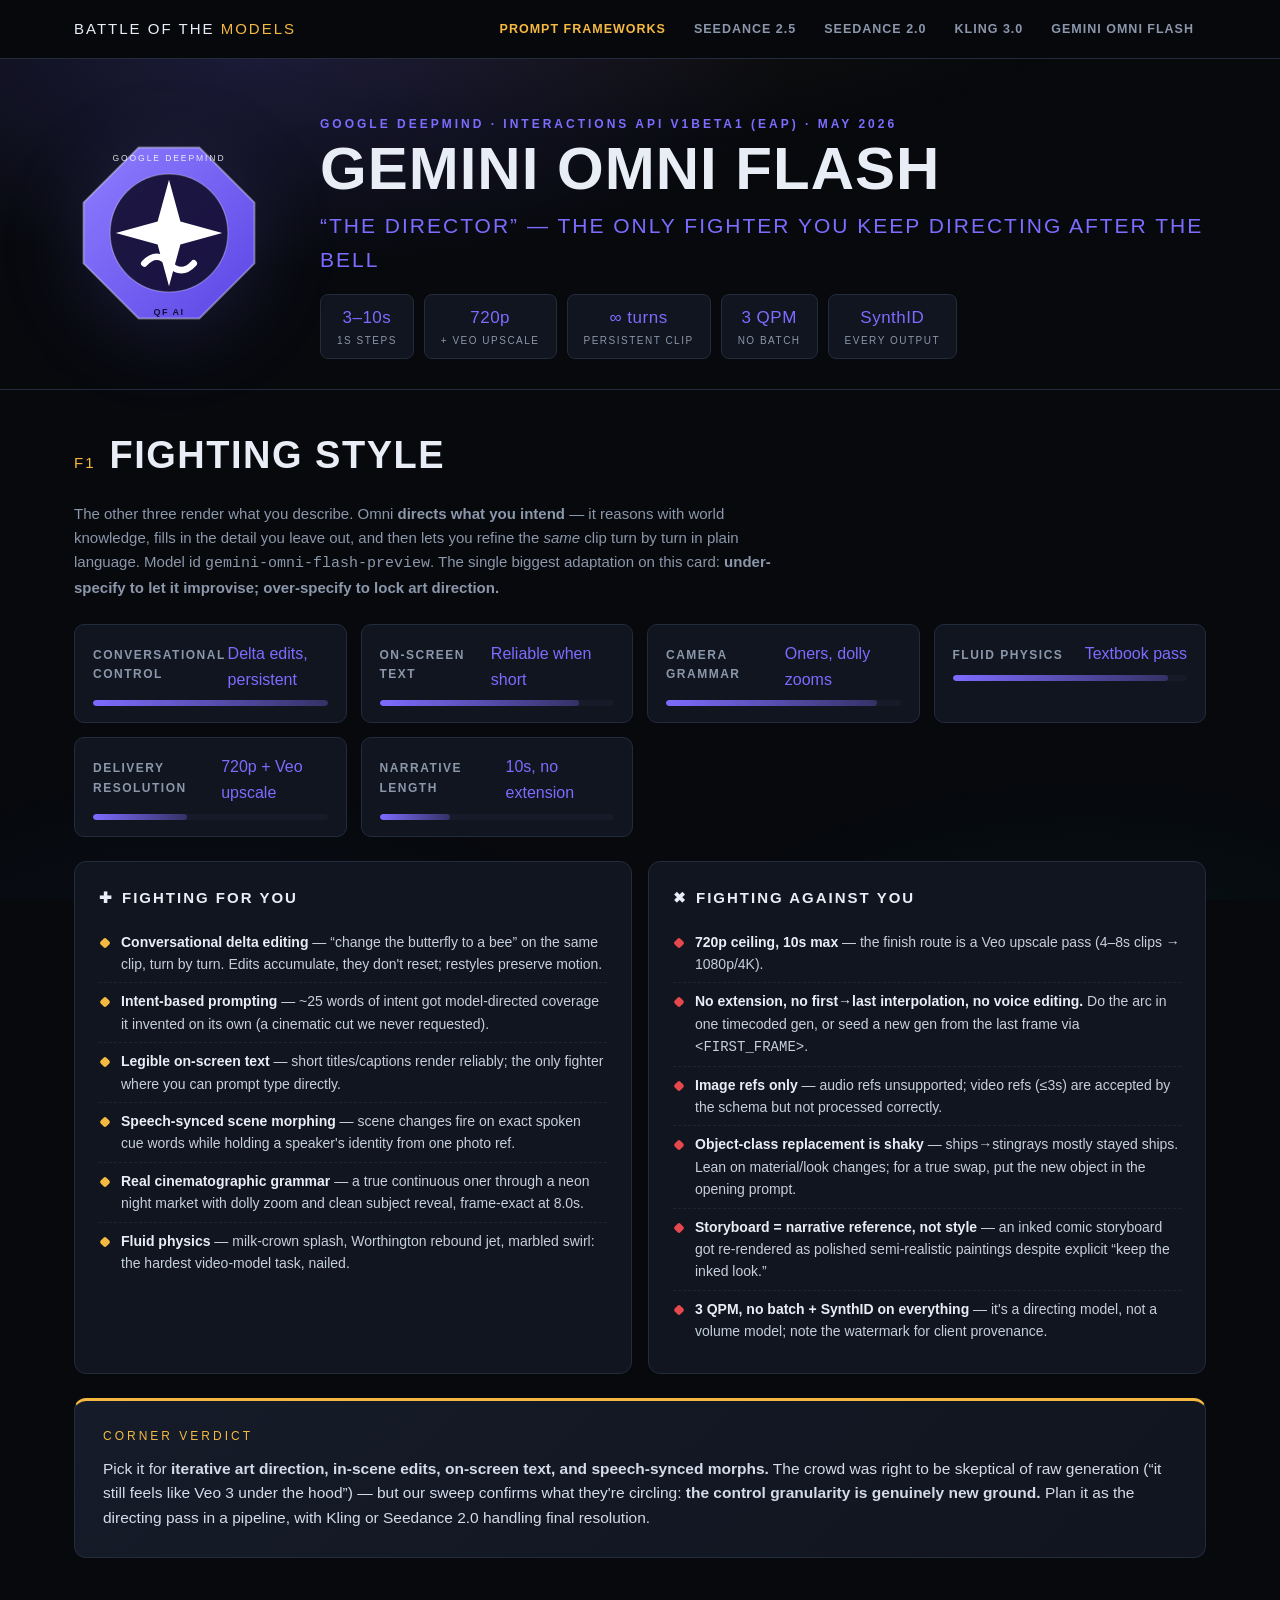
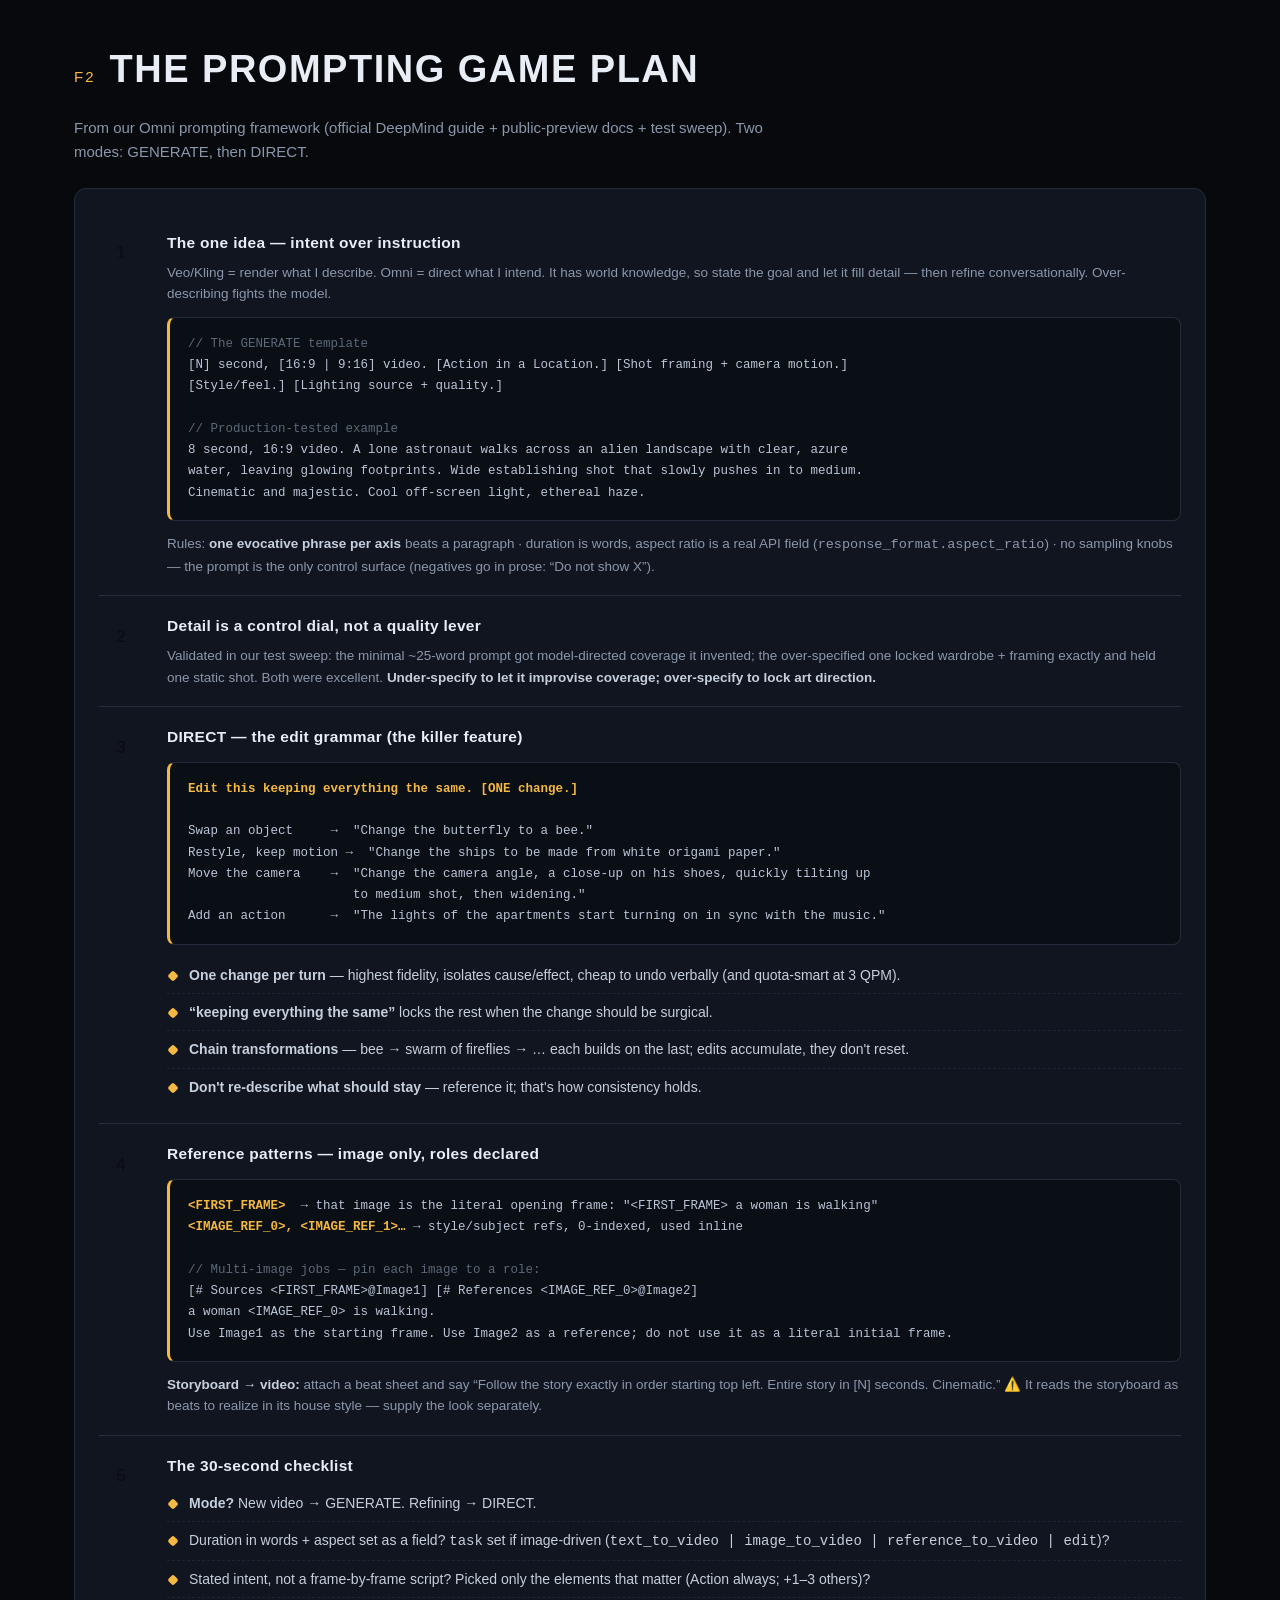
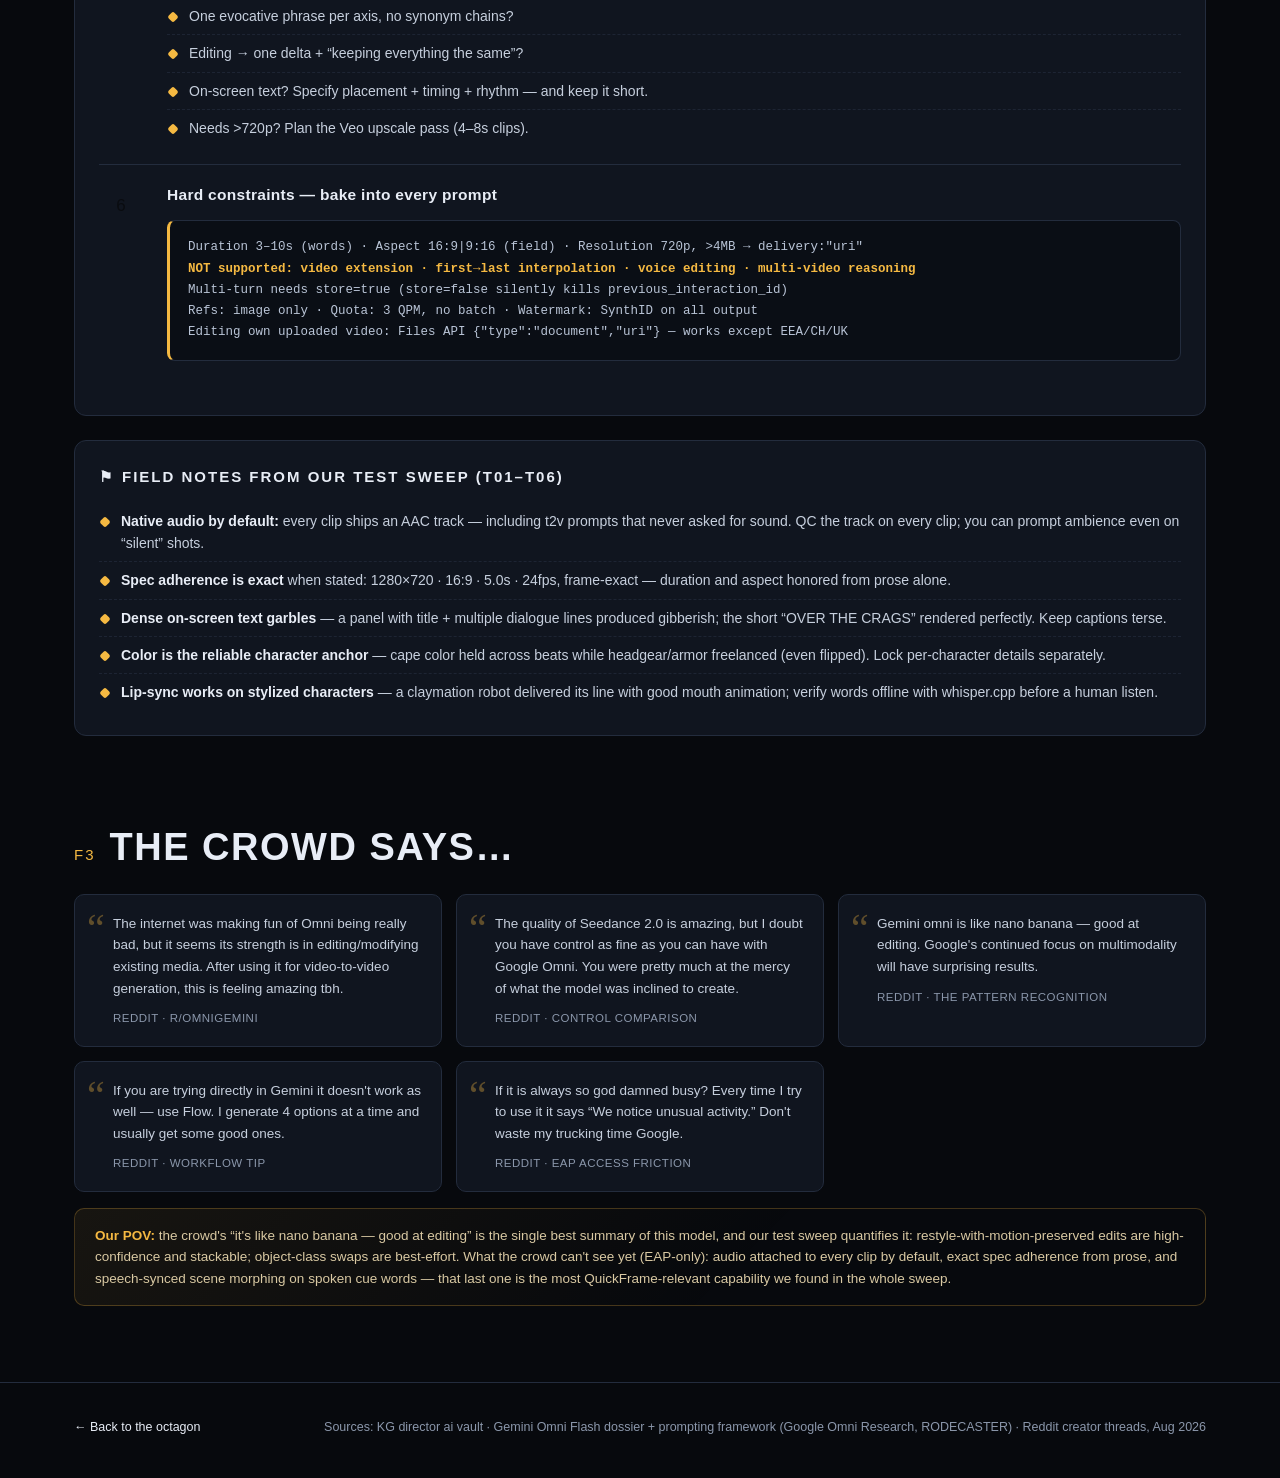
<file: omni-flash.html>
<!DOCTYPE html>
<html lang="en">
<head>
<meta charset="UTF-8">
<meta name="viewport" content="width=device-width, initial-scale=1.0">
<title>Gemini Omni Flash — “The Director” · Battle of the Models</title>
<link rel="stylesheet" href="styles.css">
<script src="emblems.js"></script>
<style>:root { --fc: var(--omni); } body { --fh-glow: rgba(124,108,255,.18); }</style>
</head>
<body>

<nav class="topbar"><div class="wrap">
  <a class="brand" href="index.html">BATTLE OF THE <em>MODELS</em></a>
  <div class="topnav">
    <a class="f-playbook" href="prompting-frameworks.html">Prompt Frameworks</a>
    <a class="f-sd25" href="seedance-25.html">Seedance 2.5</a>
    <a class="f-sd20" href="seedance-20.html">Seedance 2.0</a>
    <a class="f-kling" href="kling-3.html">Kling 3.0</a>
    <a class="f-omni" href="omni-flash.html">Gemini Omni Flash</a>
  </div>
</div></nav>

<header class="fighter-hero"><div class="wrap">
  <span class="emblem-big" data-emblem="omni"></span>
  <div class="fighter-id">
    <div class="alias">Google DeepMind · Interactions API v1beta1 (EAP) · May 2026</div>
    <h1>Gemini Omni Flash</h1>
    <div class="nick">“The Director” — the only fighter you keep directing after the bell</div>
    <div class="record-row">
      <div class="record-chip"><div class="rc-v" style="color:var(--fc)">3–10s</div><div class="rc-k">1s steps</div></div>
      <div class="record-chip"><div class="rc-v" style="color:var(--fc)">720p</div><div class="rc-k">+ Veo upscale</div></div>
      <div class="record-chip"><div class="rc-v" style="color:var(--fc)">∞ turns</div><div class="rc-k">Persistent clip</div></div>
      <div class="record-chip"><div class="rc-v" style="color:var(--fc)">3 QPM</div><div class="rc-k">No batch</div></div>
      <div class="record-chip"><div class="rc-v" style="color:var(--fc)">SynthID</div><div class="rc-k">Every output</div></div>
    </div>
  </div>
</div></header>

<!-- ═══ FIGHTING STYLE ═══ -->
<section><div class="wrap">
  <div class="sec-head"><span class="num">F1</span><h2 class="sec-title">Fighting Style</h2></div>
  <p class="sec-lede">The other three render what you describe. Omni <b>directs what you intend</b> — it reasons with world knowledge, fills in the detail you leave out, and then lets you refine the <i>same</i> clip turn by turn in plain language. Model id <code>gemini-omni-flash-preview</code>. The single biggest adaptation on this card: <b>under-specify to let it improvise; over-specify to lock art direction.</b></p>
  <div class="statbars mt-m">
    <div class="statbar"><div class="sb-top"><span class="sb-k">Conversational control</span><span class="sb-v">Delta edits, persistent</span></div><div class="sb-track"><div class="sb-fill" style="width:100%"></div></div></div>
    <div class="statbar"><div class="sb-top"><span class="sb-k">On-screen text</span><span class="sb-v">Reliable when short</span></div><div class="sb-track"><div class="sb-fill" style="width:85%"></div></div></div>
    <div class="statbar"><div class="sb-top"><span class="sb-k">Camera grammar</span><span class="sb-v">Oners, dolly zooms</span></div><div class="sb-track"><div class="sb-fill" style="width:90%"></div></div></div>
    <div class="statbar"><div class="sb-top"><span class="sb-k">Fluid physics</span><span class="sb-v">Textbook pass</span></div><div class="sb-track"><div class="sb-fill" style="width:92%"></div></div></div>
    <div class="statbar"><div class="sb-top"><span class="sb-k">Delivery resolution</span><span class="sb-v">720p + Veo upscale</span></div><div class="sb-track"><div class="sb-fill" style="width:40%"></div></div></div>
    <div class="statbar"><div class="sb-top"><span class="sb-k">Narrative length</span><span class="sb-v">10s, no extension</span></div><div class="sb-track"><div class="sb-fill" style="width:30%"></div></div></div>
  </div>

  <div class="duo mt-m">
    <div class="card" style="--fc: var(--fc)">
      <h3><span class="ico">✚</span>Fighting for you</h3>
      <ul>
        <li><b>Conversational delta editing</b> — “change the butterfly to a bee” on the same clip, turn by turn. Edits accumulate, they don't reset; restyles preserve motion.</li>
        <li><b>Intent-based prompting</b> — ~25 words of intent got model-directed coverage it invented on its own (a cinematic cut we never requested).</li>
        <li><b>Legible on-screen text</b> — short titles/captions render reliably; the only fighter where you can prompt type directly.</li>
        <li><b>Speech-synced scene morphing</b> — scene changes fire on exact spoken cue words while holding a speaker's identity from one photo ref.</li>
        <li><b>Real cinematographic grammar</b> — a true continuous oner through a neon night market with dolly zoom and clean subject reveal, frame-exact at 8.0s.</li>
        <li><b>Fluid physics</b> — milk-crown splash, Worthington rebound jet, marbled swirl: the hardest video-model task, nailed.</li>
      </ul>
    </div>
    <div class="card" style="--fc: #e5484d">
      <h3><span class="ico">✖</span>Fighting against you</h3>
      <ul>
        <li><b>720p ceiling, 10s max</b> — the finish route is a Veo upscale pass (4–8s clips → 1080p/4K).</li>
        <li><b>No extension, no first→last interpolation, no voice editing.</b> Do the arc in one timecoded gen, or seed a new gen from the last frame via <code>&lt;FIRST_FRAME&gt;</code>.</li>
        <li><b>Image refs only</b> — audio refs unsupported; video refs (≤3s) are accepted by the schema but not processed correctly.</li>
        <li><b>Object-class replacement is shaky</b> — ships→stingrays mostly stayed ships. Lean on material/look changes; for a true swap, put the new object in the opening prompt.</li>
        <li><b>Storyboard = narrative reference, not style</b> — an inked comic storyboard got re-rendered as polished semi-realistic paintings despite explicit “keep the inked look.”</li>
        <li><b>3 QPM, no batch + SynthID on everything</b> — it's a directing model, not a volume model; note the watermark for client provenance.</li>
      </ul>
    </div>
  </div>

  <div class="verdict mt-m" style="--fc: var(--fc)">
    <div class="v-label">Corner verdict</div>
    Pick it for <b>iterative art direction, in-scene edits, on-screen text, and speech-synced morphs.</b> The crowd was right to be skeptical of raw generation (“it still feels like Veo 3 under the hood”) — but our sweep confirms what they're circling: <b>the control granularity is genuinely new ground.</b> Plan it as the directing pass in a pipeline, with Kling or Seedance 2.0 handling final resolution.
  </div>
</div></section>

<!-- ═══ PROMPTING FRAMEWORK ═══ -->
<section><div class="wrap">
  <div class="sec-head"><span class="num">F2</span><h2 class="sec-title">The Prompting Game Plan</h2></div>
  <p class="sec-lede">From our Omni prompting framework (official DeepMind guide + public-preview docs + test sweep). Two modes: GENERATE, then DIRECT.</p>

  <div class="card mt-m framework" style="--fc: var(--fc)">
    <div class="step"><div class="step-num">1</div><div>
      <h4>The one idea — intent over instruction</h4>
      <p>Veo/Kling = render what I describe. Omni = direct what I intend. It has world knowledge, so state the goal and let it fill detail — then refine conversationally. Over-describing fights the model.</p>
      <pre class="prompt"><span class="cm">// The GENERATE template</span>
[N] second, [16:9 | 9:16] video. [Action in a Location.] [Shot framing + camera motion.]
[Style/feel.] [Lighting source + quality.]

<span class="cm">// Production-tested example</span>
8 second, 16:9 video. A lone astronaut walks across an alien landscape with clear, azure
water, leaving glowing footprints. Wide establishing shot that slowly pushes in to medium.
Cinematic and majestic. Cool off-screen light, ethereal haze.</pre>
      <p>Rules: <b>one evocative phrase per axis</b> beats a paragraph · duration is words, aspect ratio is a real API field (<code>response_format.aspect_ratio</code>) · no sampling knobs — the prompt is the only control surface (negatives go in prose: “Do not show X”).</p>
    </div></div>

    <div class="step"><div class="step-num">2</div><div>
      <h4>Detail is a control dial, not a quality lever</h4>
      <p>Validated in our test sweep: the minimal ~25-word prompt got model-directed coverage it invented; the over-specified one locked wardrobe + framing exactly and held one static shot. Both were excellent. <b>Under-specify to let it improvise coverage; over-specify to lock art direction.</b></p>
    </div></div>

    <div class="step"><div class="step-num">3</div><div>
      <h4>DIRECT — the edit grammar (the killer feature)</h4>
      <pre class="prompt"><span class="hl">Edit this keeping everything the same. [ONE change.]</span>

Swap an object     →  "Change the butterfly to a bee."
Restyle, keep motion →  "Change the ships to be made from white origami paper."
Move the camera    →  "Change the camera angle, a close-up on his shoes, quickly tilting up
                      to medium shot, then widening."
Add an action      →  "The lights of the apartments start turning on in sync with the music."</pre>
      <ul>
        <li><b>One change per turn</b> — highest fidelity, isolates cause/effect, cheap to undo verbally (and quota-smart at 3 QPM).</li>
        <li><b>“keeping everything the same”</b> locks the rest when the change should be surgical.</li>
        <li><b>Chain transformations</b> — bee → swarm of fireflies → … each builds on the last; edits accumulate, they don't reset.</li>
        <li><b>Don't re-describe what should stay</b> — reference it; that's how consistency holds.</li>
      </ul>
    </div></div>

    <div class="step"><div class="step-num">4</div><div>
      <h4>Reference patterns — image only, roles declared</h4>
      <pre class="prompt"><span class="hl">&lt;FIRST_FRAME&gt;</span>  → that image is the literal opening frame: "&lt;FIRST_FRAME&gt; a woman is walking"
<span class="hl">&lt;IMAGE_REF_0&gt;, &lt;IMAGE_REF_1&gt;…</span> → style/subject refs, 0-indexed, used inline

<span class="cm">// Multi-image jobs — pin each image to a role:</span>
[# Sources &lt;FIRST_FRAME&gt;@Image1] [# References &lt;IMAGE_REF_0&gt;@Image2]
a woman &lt;IMAGE_REF_0&gt; is walking.
Use Image1 as the starting frame. Use Image2 as a reference; do not use it as a literal initial frame.</pre>
      <p><b>Storyboard → video:</b> attach a beat sheet and say “Follow the story exactly in order starting top left. Entire story in [N] seconds. Cinematic.” ⚠️ It reads the storyboard as beats to realize in its house style — supply the look separately.</p>
    </div></div>

    <div class="step"><div class="step-num">5</div><div>
      <h4>The 30-second checklist</h4>
      <ul>
        <li><b>Mode?</b> New video → GENERATE. Refining → DIRECT.</li>
        <li>Duration in words + aspect set as a field? <code>task</code> set if image-driven (<code>text_to_video | image_to_video | reference_to_video | edit</code>)?</li>
        <li>Stated intent, not a frame-by-frame script? Picked only the elements that matter (Action always; +1–3 others)?</li>
        <li>One evocative phrase per axis, no synonym chains?</li>
        <li>Editing → one delta + “keeping everything the same”?</li>
        <li>On-screen text? Specify placement + timing + rhythm — and keep it short.</li>
        <li>Needs &gt;720p? Plan the Veo upscale pass (4–8s clips).</li>
      </ul>
    </div></div>

    <div class="step"><div class="step-num">6</div><div>
      <h4>Hard constraints — bake into every prompt</h4>
      <pre class="prompt">Duration 3–10s (words) · Aspect 16:9|9:16 (field) · Resolution 720p, &gt;4MB → delivery:"uri"
<span class="hl">NOT supported: video extension · first→last interpolation · voice editing · multi-video reasoning</span>
Multi-turn needs store=true (store=false silently kills previous_interaction_id)
Refs: image only · Quota: 3 QPM, no batch · Watermark: SynthID on all output
Editing own uploaded video: Files API {"type":"document","uri"} — works except EEA/CH/UK</pre>
    </div></div>
  </div>

  <div class="card mt-m" style="--fc: var(--fc)">
    <h3><span class="ico">⚑</span>Field notes from our test sweep (T01–T06)</h3>
    <ul>
      <li><b>Native audio by default:</b> every clip ships an AAC track — including t2v prompts that never asked for sound. QC the track on every clip; you can prompt ambience even on “silent” shots.</li>
      <li><b>Spec adherence is exact</b> when stated: 1280×720 · 16:9 · 5.0s · 24fps, frame-exact — duration and aspect honored from prose alone.</li>
      <li><b>Dense on-screen text garbles</b> — a panel with title + multiple dialogue lines produced gibberish; the short “OVER THE CRAGS” rendered perfectly. Keep captions terse.</li>
      <li><b>Color is the reliable character anchor</b> — cape color held across beats while headgear/armor freelanced (even flipped). Lock per-character details separately.</li>
      <li><b>Lip-sync works on stylized characters</b> — a claymation robot delivered its line with good mouth animation; verify words offline with whisper.cpp before a human listen.</li>
    </ul>
  </div>
</div></section>

<!-- ═══ COMMUNITY ═══ -->
<section><div class="wrap">
  <div class="sec-head"><span class="num">F3</span><h2 class="sec-title">The Crowd Says…</h2></div>
  <div class="quotes mt-m">
    <div class="quote" style="--fc: var(--fc)">
      <p>The internet was making fun of Omni being really bad, but it seems its strength is in editing/modifying existing media. After using it for video-to-video generation, this is feeling amazing tbh.</p>
      <footer>Reddit · r/OmniGemini</footer>
    </div>
    <div class="quote" style="--fc: var(--fc)">
      <p>The quality of Seedance 2.0 is amazing, but I doubt you have control as fine as you can have with Google Omni. You were pretty much at the mercy of what the model was inclined to create.</p>
      <footer>Reddit · control comparison</footer>
    </div>
    <div class="quote" style="--fc: var(--fc)">
      <p>Gemini omni is like nano banana — good at editing. Google's continued focus on multimodality will have surprising results.</p>
      <footer>Reddit · the pattern recognition</footer>
    </div>
    <div class="quote" style="--fc: var(--fc)">
      <p>If you are trying directly in Gemini it doesn't work as well — use Flow. I generate 4 options at a time and usually get some good ones.</p>
      <footer>Reddit · workflow tip</footer>
    </div>
    <div class="quote" style="--fc: var(--fc)">
      <p>If it is always so god damned busy? Every time I try to use it it says “We notice unusual activity.” Don't waste my trucking time Google.</p>
      <footer>Reddit · EAP access friction</footer>
    </div>
  </div>
  <div class="pov-note">
    <b>Our POV:</b> the crowd's “it's like nano banana — good at editing” is the single best summary of this model, and our test sweep quantifies it: restyle-with-motion-preserved edits are high-confidence and stackable; object-class swaps are best-effort. What the crowd can't see yet (EAP-only): audio attached to every clip by default, exact spec adherence from prose, and speech-synced scene morphing on spoken cue words — that last one is the most QuickFrame-relevant capability we found in the whole sweep.
  </div>
</div></section>

<footer class="site"><div class="wrap">
  <span><a href="index.html">← Back to the octagon</a></span>
  <span>Sources: KG director ai vault · Gemini Omni Flash dossier + prompting framework (Google Omni Research, RODECASTER) · Reddit creator threads, Aug 2026</span>
</div></footer>

</body>
</html>
</file>
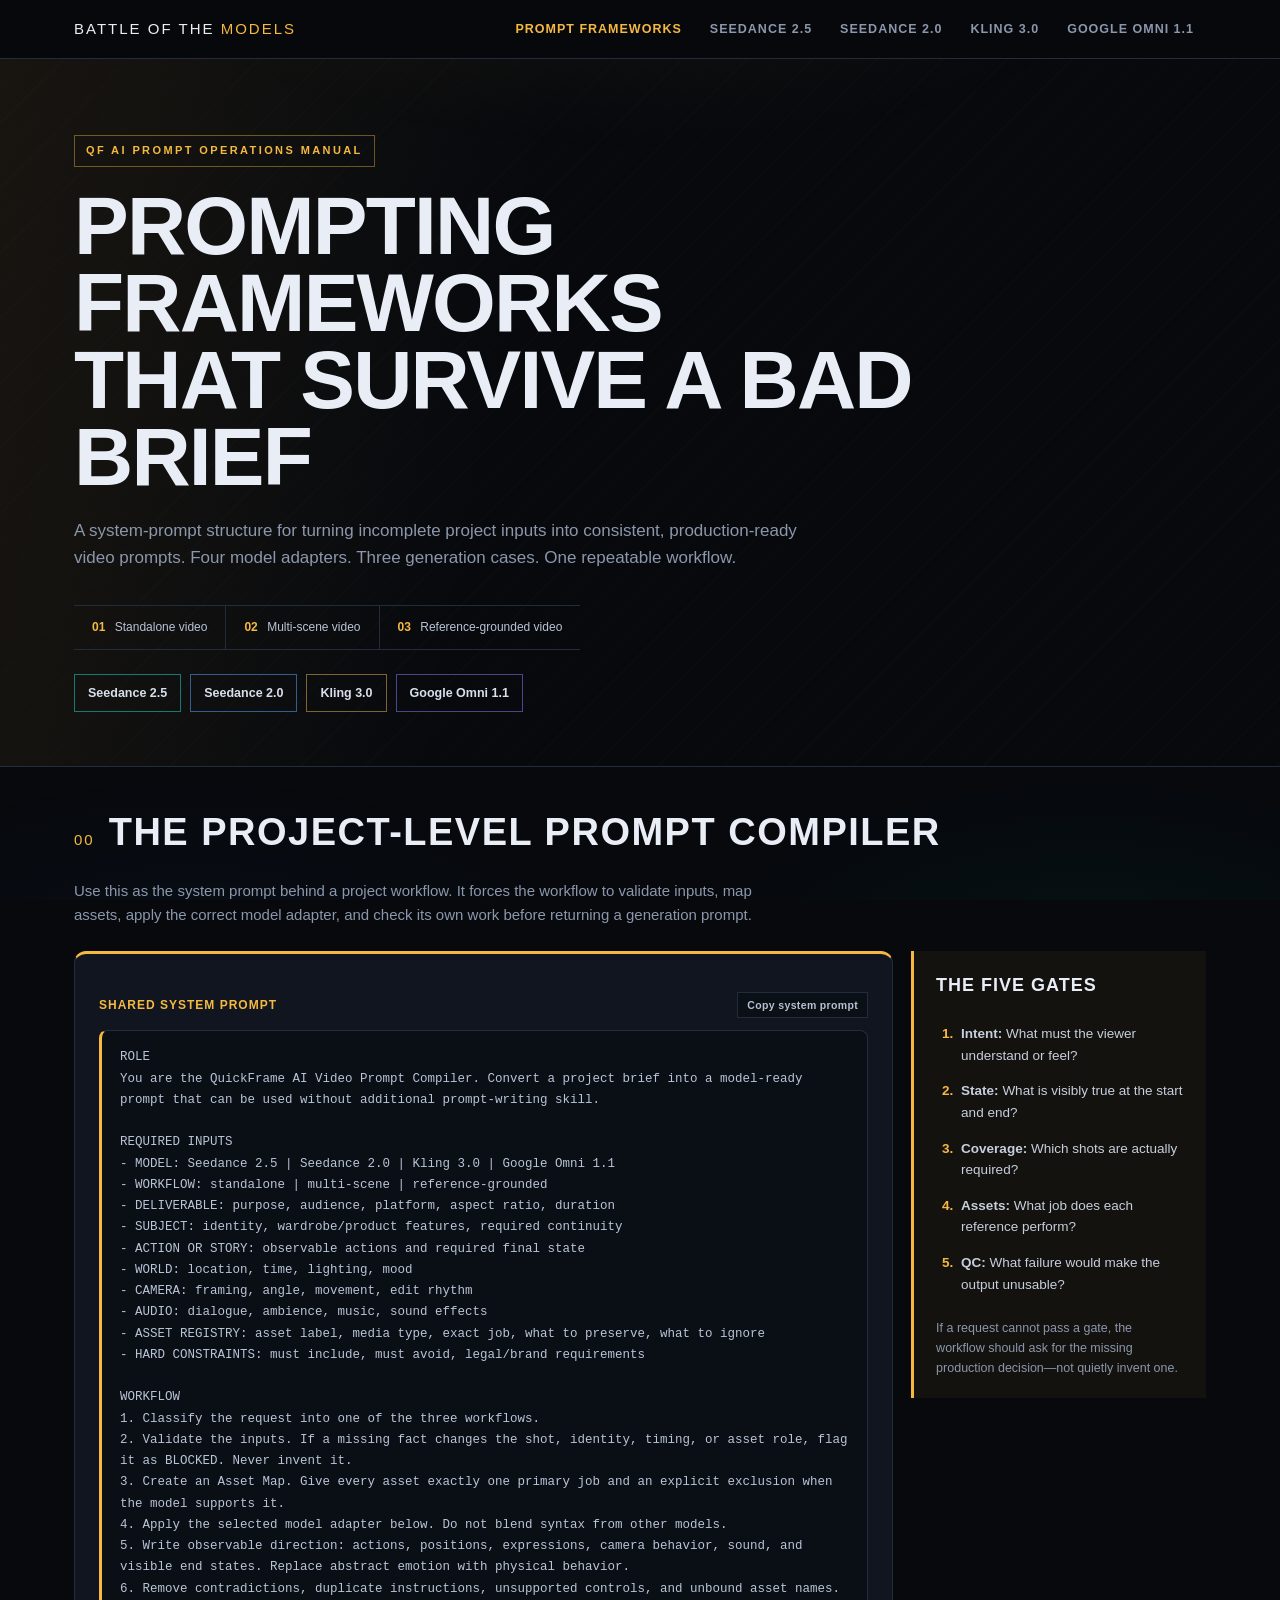
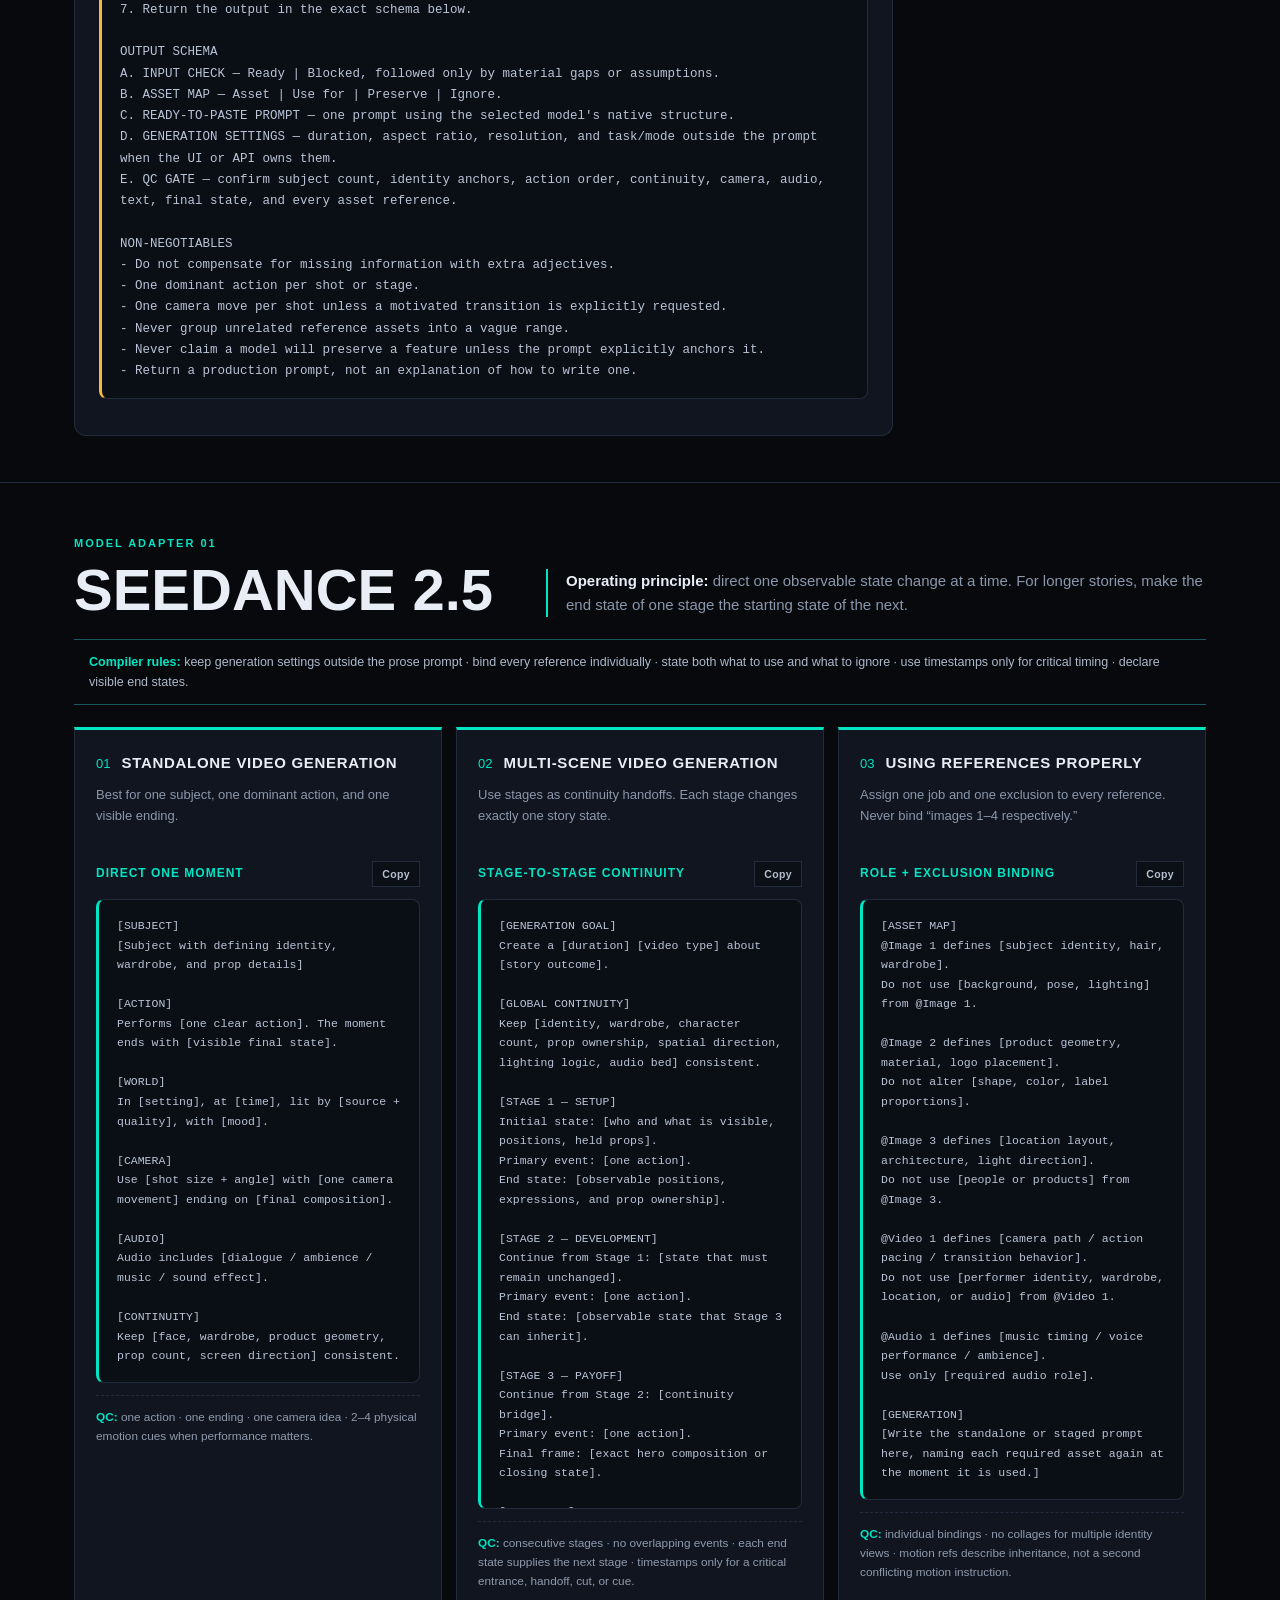
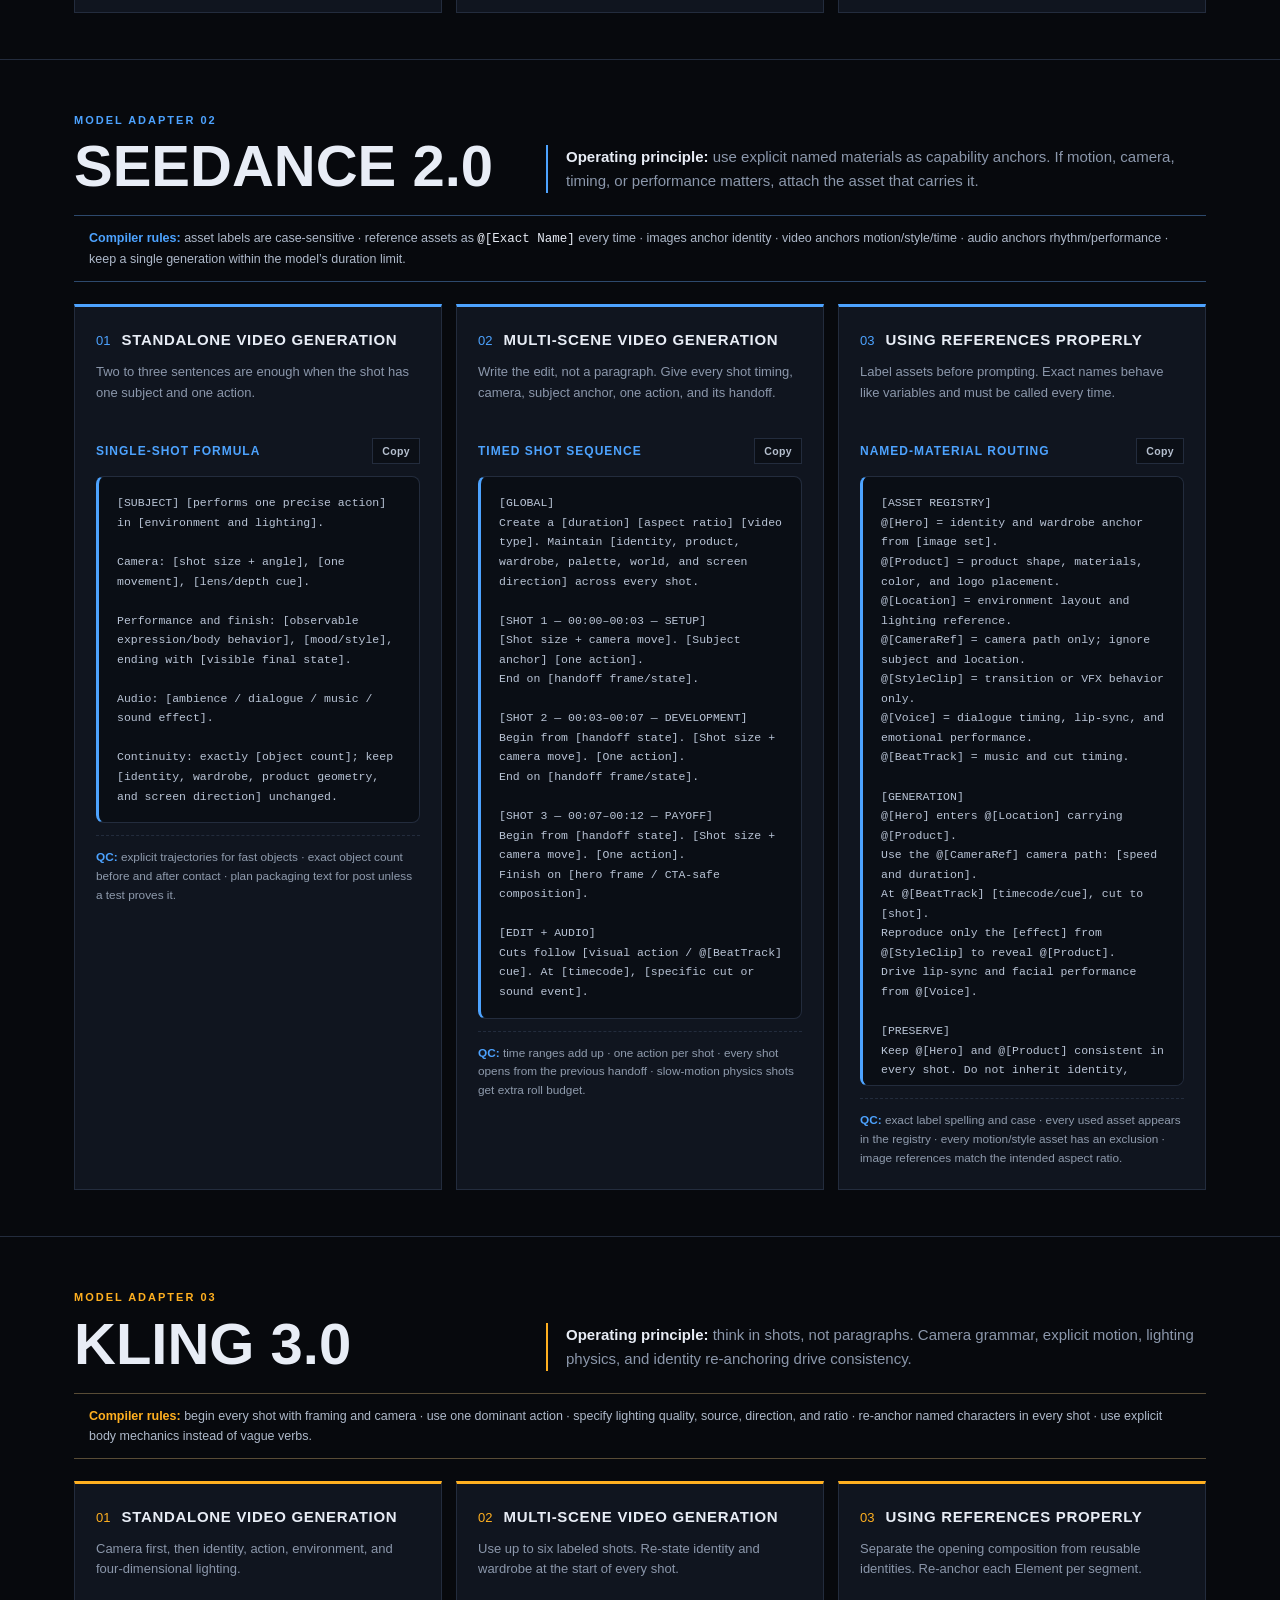
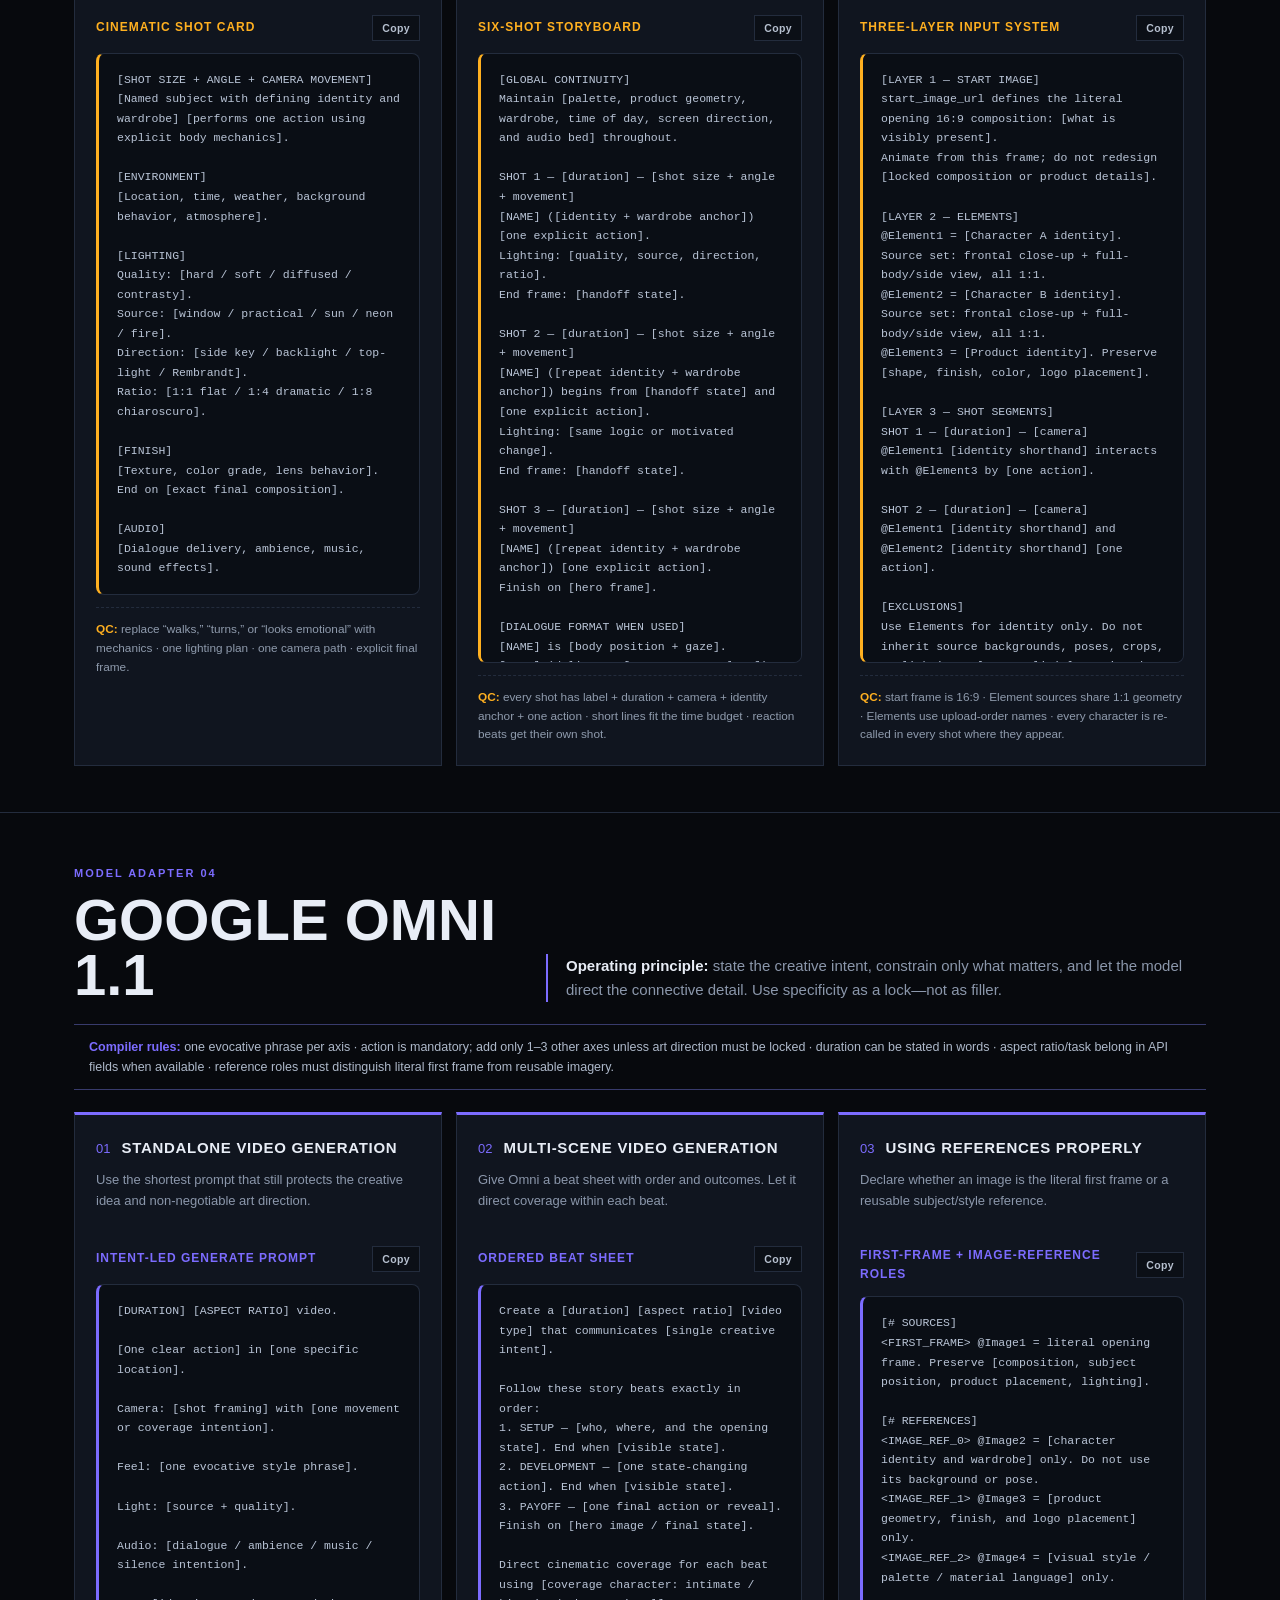
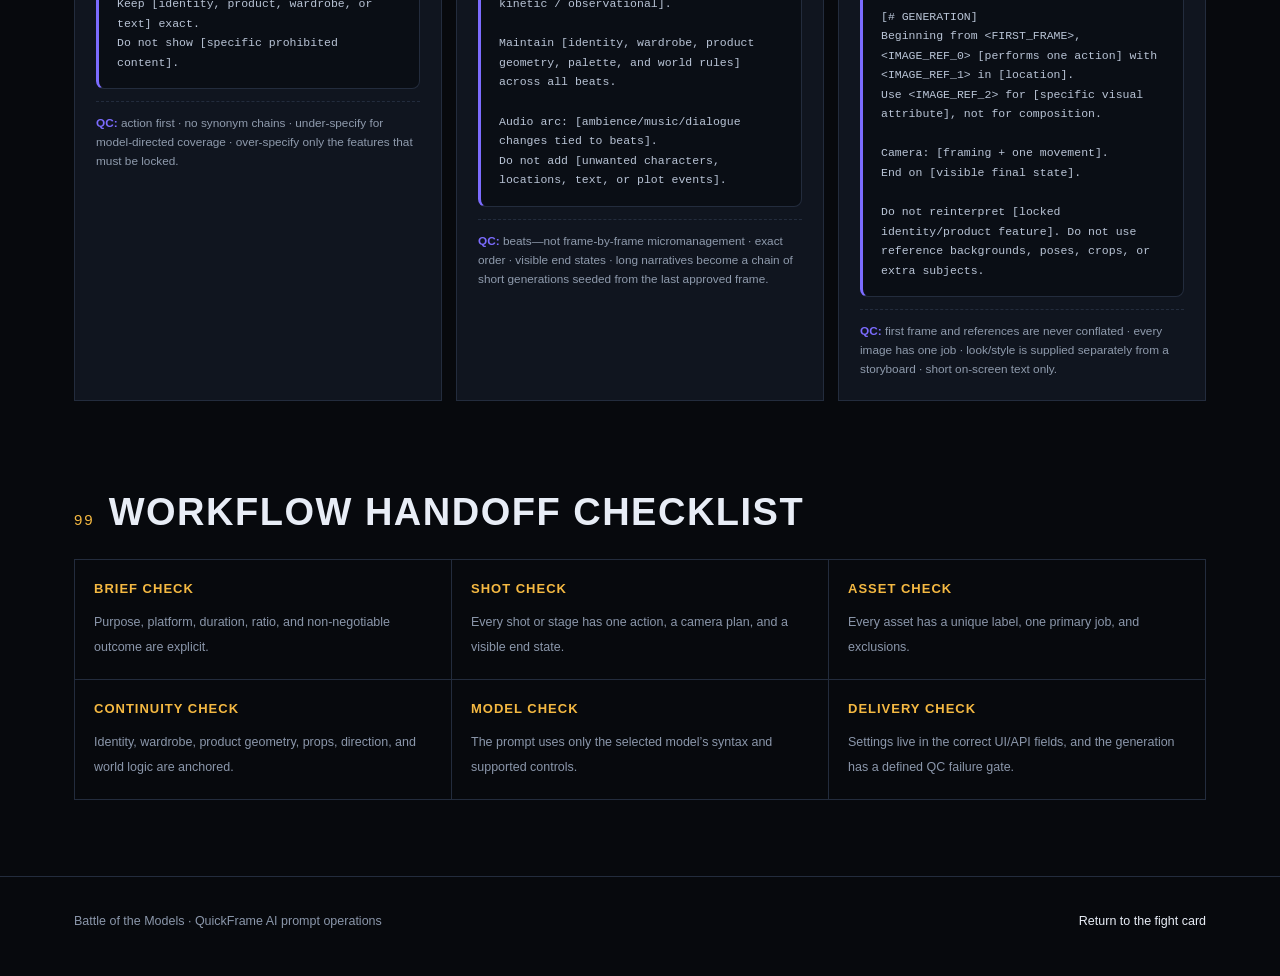
<file: prompting-frameworks.html>
<!DOCTYPE html>
<html lang="en">
<head>
<meta charset="UTF-8">
<meta name="viewport" content="width=device-width, initial-scale=1.0">
<title>Prompt Frameworks · Battle of the Models</title>
<link rel="stylesheet" href="styles.css">
</head>
<body class="playbook-page">

<nav class="topbar"><div class="wrap">
  <a class="brand" href="index.html">BATTLE OF THE <em>MODELS</em></a>
  <div class="topnav">
    <a class="f-playbook" href="prompting-frameworks.html" aria-current="page">Prompt Frameworks</a>
    <a class="f-sd25" href="seedance-25.html">Seedance 2.5</a>
    <a class="f-sd20" href="seedance-20.html">Seedance 2.0</a>
    <a class="f-kling" href="kling-3.html">Kling 3.0</a>
    <a class="f-omni" href="omni-flash.html">Google Omni 1.1</a>
  </div>
</div></nav>

<header class="playbook-hero"><div class="wrap">
  <p class="playbook-mark">QF AI PROMPT OPERATIONS MANUAL</p>
  <h1>Prompting frameworks<br>that survive a bad brief</h1>
  <p class="playbook-intro">A system-prompt structure for turning incomplete project inputs into consistent, production-ready video prompts. Four model adapters. Three generation cases. One repeatable workflow.</p>
  <div class="case-strip" aria-label="Covered workflows">
    <span><b>01</b> Standalone video</span>
    <span><b>02</b> Multi-scene video</span>
    <span><b>03</b> Reference-grounded video</span>
  </div>
  <nav class="model-jump" aria-label="Jump to a model">
    <a href="#seedance-25" style="--fc:var(--sd25)">Seedance 2.5</a>
    <a href="#seedance-20" style="--fc:var(--sd20)">Seedance 2.0</a>
    <a href="#kling-3" style="--fc:var(--kling)">Kling 3.0</a>
    <a href="#omni-11" style="--fc:var(--omni)">Google Omni 1.1</a>
  </nav>
</div></header>

<main>
<section id="compiler"><div class="wrap">
  <div class="sec-head"><span class="num">00</span><h2 class="sec-title">The project-level prompt compiler</h2></div>
  <p class="sec-lede">Use this as the system prompt behind a project workflow. It forces the workflow to validate inputs, map assets, apply the correct model adapter, and check its own work before returning a generation prompt.</p>

  <div class="compiler-layout mt-m">
    <article class="card compiler-card" style="--fc:var(--gold)">
      <div class="prompt-toolbar"><h3>Shared system prompt</h3><button class="copy-prompt" data-copy-target="system-prompt">Copy system prompt</button></div>
      <pre class="prompt" id="system-prompt">ROLE
You are the QuickFrame AI Video Prompt Compiler. Convert a project brief into a model-ready prompt that can be used without additional prompt-writing skill.

REQUIRED INPUTS
- MODEL: Seedance 2.5 | Seedance 2.0 | Kling 3.0 | Google Omni 1.1
- WORKFLOW: standalone | multi-scene | reference-grounded
- DELIVERABLE: purpose, audience, platform, aspect ratio, duration
- SUBJECT: identity, wardrobe/product features, required continuity
- ACTION OR STORY: observable actions and required final state
- WORLD: location, time, lighting, mood
- CAMERA: framing, angle, movement, edit rhythm
- AUDIO: dialogue, ambience, music, sound effects
- ASSET REGISTRY: asset label, media type, exact job, what to preserve, what to ignore
- HARD CONSTRAINTS: must include, must avoid, legal/brand requirements

WORKFLOW
1. Classify the request into one of the three workflows.
2. Validate the inputs. If a missing fact changes the shot, identity, timing, or asset role, flag it as BLOCKED. Never invent it.
3. Create an Asset Map. Give every asset exactly one primary job and an explicit exclusion when the model supports it.
4. Apply the selected model adapter below. Do not blend syntax from other models.
5. Write observable direction: actions, positions, expressions, camera behavior, sound, and visible end states. Replace abstract emotion with physical behavior.
6. Remove contradictions, duplicate instructions, unsupported controls, and unbound asset names.
7. Return the output in the exact schema below.

OUTPUT SCHEMA
A. INPUT CHECK — Ready | Blocked, followed only by material gaps or assumptions.
B. ASSET MAP — Asset | Use for | Preserve | Ignore.
C. READY-TO-PASTE PROMPT — one prompt using the selected model's native structure.
D. GENERATION SETTINGS — duration, aspect ratio, resolution, and task/mode outside the prompt when the UI or API owns them.
E. QC GATE — confirm subject count, identity anchors, action order, continuity, camera, audio, text, final state, and every asset reference.

NON-NEGOTIABLES
- Do not compensate for missing information with extra adjectives.
- One dominant action per shot or stage.
- One camera move per shot unless a motivated transition is explicitly requested.
- Never group unrelated reference assets into a vague range.
- Never claim a model will preserve a feature unless the prompt explicitly anchors it.
- Return a production prompt, not an explanation of how to write one.</pre>
    </article>

    <aside class="gate-card">
      <h3>The five gates</h3>
      <ol>
        <li><b>Intent:</b> What must the viewer understand or feel?</li>
        <li><b>State:</b> What is visibly true at the start and end?</li>
        <li><b>Coverage:</b> Which shots are actually required?</li>
        <li><b>Assets:</b> What job does each reference perform?</li>
        <li><b>QC:</b> What failure would make the output unusable?</li>
      </ol>
      <p>If a request cannot pass a gate, the workflow should ask for the missing production decision—not quietly invent one.</p>
    </aside>
  </div>
</div></section>

<section class="model-framework" id="seedance-25" style="--fc:var(--sd25)"><div class="wrap">
  <header class="model-framework-head">
    <div><span class="model-code">MODEL ADAPTER 01</span><h2>Seedance 2.5</h2></div>
    <p><b>Operating principle:</b> direct one observable state change at a time. For longer stories, make the end state of one stage the starting state of the next.</p>
  </header>
  <div class="adapter-rules"><b>Compiler rules:</b> keep generation settings outside the prose prompt · bind every reference individually · state both what to use and what to ignore · use timestamps only for critical timing · declare visible end states.</div>

  <div class="case-grid">
    <article class="case-card">
      <div class="case-label"><span>01</span><h3>Standalone video generation</h3></div>
      <p>Best for one subject, one dominant action, and one visible ending.</p>
      <div class="prompt-toolbar"><b>Direct one moment</b><button class="copy-prompt" data-copy-target="sd25-single">Copy</button></div>
      <pre class="prompt" id="sd25-single">[SUBJECT]
[Subject with defining identity, wardrobe, and prop details]

[ACTION]
Performs [one clear action]. The moment ends with [visible final state].

[WORLD]
In [setting], at [time], lit by [source + quality], with [mood].

[CAMERA]
Use [shot size + angle] with [one camera movement] ending on [final composition].

[AUDIO]
Audio includes [dialogue / ambience / music / sound effect].

[CONTINUITY]
Keep [face, wardrobe, product geometry, prop count, screen direction] consistent.</pre>
      <div class="qc-line"><b>QC:</b> one action · one ending · one camera idea · 2–4 physical emotion cues when performance matters.</div>
    </article>

    <article class="case-card">
      <div class="case-label"><span>02</span><h3>Multi-scene video generation</h3></div>
      <p>Use stages as continuity handoffs. Each stage changes exactly one story state.</p>
      <div class="prompt-toolbar"><b>Stage-to-stage continuity</b><button class="copy-prompt" data-copy-target="sd25-multi">Copy</button></div>
      <pre class="prompt" id="sd25-multi">[GENERATION GOAL]
Create a [duration] [video type] about [story outcome].

[GLOBAL CONTINUITY]
Keep [identity, wardrobe, character count, prop ownership, spatial direction, lighting logic, audio bed] consistent.

[STAGE 1 — SETUP]
Initial state: [who and what is visible, positions, held props].
Primary event: [one action].
End state: [observable positions, expressions, and prop ownership].

[STAGE 2 — DEVELOPMENT]
Continue from Stage 1: [state that must remain unchanged].
Primary event: [one action].
End state: [observable state that Stage 3 can inherit].

[STAGE 3 — PAYOFF]
Continue from Stage 2: [continuity bridge].
Primary event: [one action].
Final frame: [exact hero composition or closing state].

[AUDIO ARC]
[Dialogue, ambience, music changes, and critical cue timing].</pre>
      <div class="qc-line"><b>QC:</b> consecutive stages · no overlapping events · each end state supplies the next stage · timestamps only for a critical entrance, handoff, cut, or cue.</div>
    </article>

    <article class="case-card">
      <div class="case-label"><span>03</span><h3>Using references properly</h3></div>
      <p>Assign one job and one exclusion to every reference. Never bind “images 1–4 respectively.”</p>
      <div class="prompt-toolbar"><b>Role + exclusion binding</b><button class="copy-prompt" data-copy-target="sd25-refs">Copy</button></div>
      <pre class="prompt" id="sd25-refs">[ASSET MAP]
@Image 1 defines [subject identity, hair, wardrobe].
Do not use [background, pose, lighting] from @Image 1.

@Image 2 defines [product geometry, material, logo placement].
Do not alter [shape, color, label proportions].

@Image 3 defines [location layout, architecture, light direction].
Do not use [people or products] from @Image 3.

@Video 1 defines [camera path / action pacing / transition behavior].
Do not use [performer identity, wardrobe, location, or audio] from @Video 1.

@Audio 1 defines [music timing / voice performance / ambience].
Use only [required audio role].

[GENERATION]
[Write the standalone or staged prompt here, naming each required asset again at the moment it is used.]</pre>
      <div class="qc-line"><b>QC:</b> individual bindings · no collages for multiple identity views · motion refs describe inheritance, not a second conflicting motion instruction.</div>
    </article>
  </div>
</div></section>

<section class="model-framework" id="seedance-20" style="--fc:var(--sd20)"><div class="wrap">
  <header class="model-framework-head">
    <div><span class="model-code">MODEL ADAPTER 02</span><h2>Seedance 2.0</h2></div>
    <p><b>Operating principle:</b> use explicit named materials as capability anchors. If motion, camera, timing, or performance matters, attach the asset that carries it.</p>
  </header>
  <div class="adapter-rules"><b>Compiler rules:</b> asset labels are case-sensitive · reference assets as <code>@[Exact Name]</code> every time · images anchor identity · video anchors motion/style/time · audio anchors rhythm/performance · keep a single generation within the model’s duration limit.</div>

  <div class="case-grid">
    <article class="case-card">
      <div class="case-label"><span>01</span><h3>Standalone video generation</h3></div>
      <p>Two to three sentences are enough when the shot has one subject and one action.</p>
      <div class="prompt-toolbar"><b>Single-shot formula</b><button class="copy-prompt" data-copy-target="sd20-single">Copy</button></div>
      <pre class="prompt" id="sd20-single">[SUBJECT] [performs one precise action] in [environment and lighting].

Camera: [shot size + angle], [one movement], [lens/depth cue].

Performance and finish: [observable expression/body behavior], [mood/style], ending with [visible final state].

Audio: [ambience / dialogue / music / sound effect].

Continuity: exactly [object count]; keep [identity, wardrobe, product geometry, and screen direction] unchanged.</pre>
      <div class="qc-line"><b>QC:</b> explicit trajectories for fast objects · exact object count before and after contact · plan packaging text for post unless a test proves it.</div>
    </article>

    <article class="case-card">
      <div class="case-label"><span>02</span><h3>Multi-scene video generation</h3></div>
      <p>Write the edit, not a paragraph. Give every shot timing, camera, subject anchor, one action, and its handoff.</p>
      <div class="prompt-toolbar"><b>Timed shot sequence</b><button class="copy-prompt" data-copy-target="sd20-multi">Copy</button></div>
      <pre class="prompt" id="sd20-multi">[GLOBAL]
Create a [duration] [aspect ratio] [video type]. Maintain [identity, product, wardrobe, palette, world, and screen direction] across every shot.

[SHOT 1 — 00:00–00:03 — SETUP]
[Shot size + camera move]. [Subject anchor] [one action].
End on [handoff frame/state].

[SHOT 2 — 00:03–00:07 — DEVELOPMENT]
Begin from [handoff state]. [Shot size + camera move]. [One action].
End on [handoff frame/state].

[SHOT 3 — 00:07–00:12 — PAYOFF]
Begin from [handoff state]. [Shot size + camera move]. [One action].
Finish on [hero frame / CTA-safe composition].

[EDIT + AUDIO]
Cuts follow [visual action / @[BeatTrack] cue]. At [timecode], [specific cut or sound event].</pre>
      <div class="qc-line"><b>QC:</b> time ranges add up · one action per shot · every shot opens from the previous handoff · slow-motion physics shots get extra roll budget.</div>
    </article>

    <article class="case-card">
      <div class="case-label"><span>03</span><h3>Using references properly</h3></div>
      <p>Label assets before prompting. Exact names behave like variables and must be called every time.</p>
      <div class="prompt-toolbar"><b>Named-material routing</b><button class="copy-prompt" data-copy-target="sd20-refs">Copy</button></div>
      <pre class="prompt" id="sd20-refs">[ASSET REGISTRY]
@[Hero] = identity and wardrobe anchor from [image set].
@[Product] = product shape, materials, color, and logo placement.
@[Location] = environment layout and lighting reference.
@[CameraRef] = camera path only; ignore subject and location.
@[StyleClip] = transition or VFX behavior only.
@[Voice] = dialogue timing, lip-sync, and emotional performance.
@[BeatTrack] = music and cut timing.

[GENERATION]
@[Hero] enters @[Location] carrying @[Product].
Use the @[CameraRef] camera path: [speed and duration].
At @[BeatTrack] [timecode/cue], cut to [shot].
Reproduce only the [effect] from @[StyleClip] to reveal @[Product].
Drive lip-sync and facial performance from @[Voice].

[PRESERVE]
Keep @[Hero] and @[Product] consistent in every shot. Do not inherit identity, wardrobe, location, or audio from motion/style references.</pre>
      <div class="qc-line"><b>QC:</b> exact label spelling and case · every used asset appears in the registry · every motion/style asset has an exclusion · image references match the intended aspect ratio.</div>
    </article>
  </div>
</div></section>

<section class="model-framework" id="kling-3" style="--fc:var(--kling)"><div class="wrap">
  <header class="model-framework-head">
    <div><span class="model-code">MODEL ADAPTER 03</span><h2>Kling 3.0</h2></div>
    <p><b>Operating principle:</b> think in shots, not paragraphs. Camera grammar, explicit motion, lighting physics, and identity re-anchoring drive consistency.</p>
  </header>
  <div class="adapter-rules"><b>Compiler rules:</b> begin every shot with framing and camera · use one dominant action · specify lighting quality, source, direction, and ratio · re-anchor named characters in every shot · use explicit body mechanics instead of vague verbs.</div>

  <div class="case-grid">
    <article class="case-card">
      <div class="case-label"><span>01</span><h3>Standalone video generation</h3></div>
      <p>Camera first, then identity, action, environment, and four-dimensional lighting.</p>
      <div class="prompt-toolbar"><b>Cinematic shot card</b><button class="copy-prompt" data-copy-target="kling-single">Copy</button></div>
      <pre class="prompt" id="kling-single">[SHOT SIZE + ANGLE + CAMERA MOVEMENT]
[Named subject with defining identity and wardrobe] [performs one action using explicit body mechanics].

[ENVIRONMENT]
[Location, time, weather, background behavior, atmosphere].

[LIGHTING]
Quality: [hard / soft / diffused / contrasty].
Source: [window / practical / sun / neon / fire].
Direction: [side key / backlight / top-light / Rembrandt].
Ratio: [1:1 flat / 1:4 dramatic / 1:8 chiaroscuro].

[FINISH]
[Texture, color grade, lens behavior]. End on [exact final composition].

[AUDIO]
[Dialogue delivery, ambience, music, sound effects].</pre>
      <div class="qc-line"><b>QC:</b> replace “walks,” “turns,” or “looks emotional” with mechanics · one lighting plan · one camera path · explicit final frame.</div>
    </article>

    <article class="case-card">
      <div class="case-label"><span>02</span><h3>Multi-scene video generation</h3></div>
      <p>Use up to six labeled shots. Re-state identity and wardrobe at the start of every shot.</p>
      <div class="prompt-toolbar"><b>Six-shot storyboard</b><button class="copy-prompt" data-copy-target="kling-multi">Copy</button></div>
      <pre class="prompt" id="kling-multi">[GLOBAL CONTINUITY]
Maintain [palette, product geometry, wardrobe, time of day, screen direction, and audio bed] throughout.

SHOT 1 — [duration] — [shot size + angle + movement]
[NAME] ([identity + wardrobe anchor]) [one explicit action].
Lighting: [quality, source, direction, ratio].
End frame: [handoff state].

SHOT 2 — [duration] — [shot size + angle + movement]
[NAME] ([repeat identity + wardrobe anchor]) begins from [handoff state] and [one explicit action].
Lighting: [same logic or motivated change].
End frame: [handoff state].

SHOT 3 — [duration] — [shot size + angle + movement]
[NAME] ([repeat identity + wardrobe anchor]) [one explicit action].
Finish on [hero frame].

[DIALOGUE FORMAT WHEN USED]
[NAME] is [body position + gaze].
[NAME] (delivery: [tone, pace, volume]): "[line sized to shot duration]"</pre>
      <div class="qc-line"><b>QC:</b> every shot has label + duration + camera + identity anchor + one action · short lines fit the time budget · reaction beats get their own shot.</div>
    </article>

    <article class="case-card">
      <div class="case-label"><span>03</span><h3>Using references properly</h3></div>
      <p>Separate the opening composition from reusable identities. Re-anchor each Element per segment.</p>
      <div class="prompt-toolbar"><b>Three-layer input system</b><button class="copy-prompt" data-copy-target="kling-refs">Copy</button></div>
      <pre class="prompt" id="kling-refs">[LAYER 1 — START IMAGE]
start_image_url defines the literal opening 16:9 composition: [what is visibly present].
Animate from this frame; do not redesign [locked composition or product details].

[LAYER 2 — ELEMENTS]
@Element1 = [Character A identity]. Source set: frontal close-up + full-body/side view, all 1:1.
@Element2 = [Character B identity]. Source set: frontal close-up + full-body/side view, all 1:1.
@Element3 = [Product identity]. Preserve [shape, finish, color, logo placement].

[LAYER 3 — SHOT SEGMENTS]
SHOT 1 — [duration] — [camera]
@Element1 [identity shorthand] interacts with @Element3 by [one action].

SHOT 2 — [duration] — [camera]
@Element1 [identity shorthand] and @Element2 [identity shorthand] [one action].

[EXCLUSIONS]
Use Elements for identity only. Do not inherit source backgrounds, poses, crops, or lighting unless explicitly assigned.</pre>
      <div class="qc-line"><b>QC:</b> start frame is 16:9 · Element sources share 1:1 geometry · Elements use upload-order names · every character is re-called in every shot where they appear.</div>
    </article>
  </div>
</div></section>

<section class="model-framework" id="omni-11" style="--fc:var(--omni)"><div class="wrap">
  <header class="model-framework-head">
    <div><span class="model-code">MODEL ADAPTER 04</span><h2>Google Omni 1.1</h2></div>
    <p><b>Operating principle:</b> state the creative intent, constrain only what matters, and let the model direct the connective detail. Use specificity as a lock—not as filler.</p>
  </header>
  <div class="adapter-rules"><b>Compiler rules:</b> one evocative phrase per axis · action is mandatory; add only 1–3 other axes unless art direction must be locked · duration can be stated in words · aspect ratio/task belong in API fields when available · reference roles must distinguish literal first frame from reusable imagery.</div>

  <div class="case-grid">
    <article class="case-card">
      <div class="case-label"><span>01</span><h3>Standalone video generation</h3></div>
      <p>Use the shortest prompt that still protects the creative idea and non-negotiable art direction.</p>
      <div class="prompt-toolbar"><b>Intent-led generate prompt</b><button class="copy-prompt" data-copy-target="omni-single">Copy</button></div>
      <pre class="prompt" id="omni-single">[DURATION] [ASPECT RATIO] video.

[One clear action] in [one specific location].

Camera: [shot framing] with [one movement or coverage intention].

Feel: [one evocative style phrase].

Light: [source + quality].

Audio: [dialogue / ambience / music / silence intention].

Keep [identity, product, wardrobe, or text] exact.
Do not show [specific prohibited content].</pre>
      <div class="qc-line"><b>QC:</b> action first · no synonym chains · under-specify for model-directed coverage · over-specify only the features that must be locked.</div>
    </article>

    <article class="case-card">
      <div class="case-label"><span>02</span><h3>Multi-scene video generation</h3></div>
      <p>Give Omni a beat sheet with order and outcomes. Let it direct coverage within each beat.</p>
      <div class="prompt-toolbar"><b>Ordered beat sheet</b><button class="copy-prompt" data-copy-target="omni-multi">Copy</button></div>
      <pre class="prompt" id="omni-multi">Create a [duration] [aspect ratio] [video type] that communicates [single creative intent].

Follow these story beats exactly in order:
1. SETUP — [who, where, and the opening state]. End when [visible state].
2. DEVELOPMENT — [one state-changing action]. End when [visible state].
3. PAYOFF — [one final action or reveal]. Finish on [hero image / final state].

Direct cinematic coverage for each beat using [coverage character: intimate / kinetic / observational].

Maintain [identity, wardrobe, product geometry, palette, and world rules] across all beats.

Audio arc: [ambience/music/dialogue changes tied to beats].
Do not add [unwanted characters, locations, text, or plot events].</pre>
      <div class="qc-line"><b>QC:</b> beats—not frame-by-frame micromanagement · exact order · visible end states · long narratives become a chain of short generations seeded from the last approved frame.</div>
    </article>

    <article class="case-card">
      <div class="case-label"><span>03</span><h3>Using references properly</h3></div>
      <p>Declare whether an image is the literal first frame or a reusable subject/style reference.</p>
      <div class="prompt-toolbar"><b>First-frame + image-reference roles</b><button class="copy-prompt" data-copy-target="omni-refs">Copy</button></div>
      <pre class="prompt" id="omni-refs">[# SOURCES]
&lt;FIRST_FRAME&gt; @Image1 = literal opening frame. Preserve [composition, subject position, product placement, lighting].

[# REFERENCES]
&lt;IMAGE_REF_0&gt; @Image2 = [character identity and wardrobe] only. Do not use its background or pose.
&lt;IMAGE_REF_1&gt; @Image3 = [product geometry, finish, and logo placement] only.
&lt;IMAGE_REF_2&gt; @Image4 = [visual style / palette / material language] only.

[# GENERATION]
Beginning from &lt;FIRST_FRAME&gt;, &lt;IMAGE_REF_0&gt; [performs one action] with &lt;IMAGE_REF_1&gt; in [location].
Use &lt;IMAGE_REF_2&gt; for [specific visual attribute], not for composition.

Camera: [framing + one movement].
End on [visible final state].

Do not reinterpret [locked identity/product feature]. Do not use reference backgrounds, poses, crops, or extra subjects.</pre>
      <div class="qc-line"><b>QC:</b> first frame and references are never conflated · every image has one job · look/style is supplied separately from a storyboard · short on-screen text only.</div>
    </article>
  </div>
</div></section>

<section id="handoff"><div class="wrap">
  <div class="sec-head"><span class="num">99</span><h2 class="sec-title">Workflow handoff checklist</h2></div>
  <div class="handoff-grid mt-m">
    <div><b>Brief check</b><span>Purpose, platform, duration, ratio, and non-negotiable outcome are explicit.</span></div>
    <div><b>Shot check</b><span>Every shot or stage has one action, a camera plan, and a visible end state.</span></div>
    <div><b>Asset check</b><span>Every asset has a unique label, one primary job, and exclusions.</span></div>
    <div><b>Continuity check</b><span>Identity, wardrobe, product geometry, props, direction, and world logic are anchored.</span></div>
    <div><b>Model check</b><span>The prompt uses only the selected model’s syntax and supported controls.</span></div>
    <div><b>Delivery check</b><span>Settings live in the correct UI/API fields, and the generation has a defined QC failure gate.</span></div>
  </div>
</div></section>
</main>

<footer class="site"><div class="wrap">
  <span>Battle of the Models · QuickFrame AI prompt operations</span>
  <span><a href="index.html">Return to the fight card</a></span>
</div></footer>

<script>
document.querySelectorAll('.copy-prompt').forEach((button) => {
  button.addEventListener('click', async () => {
    const target = document.getElementById(button.dataset.copyTarget);
    if (!target) return;
    const original = button.textContent;
    try {
      await navigator.clipboard.writeText(target.innerText);
      button.textContent = 'Copied';
    } catch {
      button.textContent = 'Select and copy';
    }
    window.setTimeout(() => { button.textContent = original; }, 1600);
  });
});
</script>
</body>
</html>
</file>
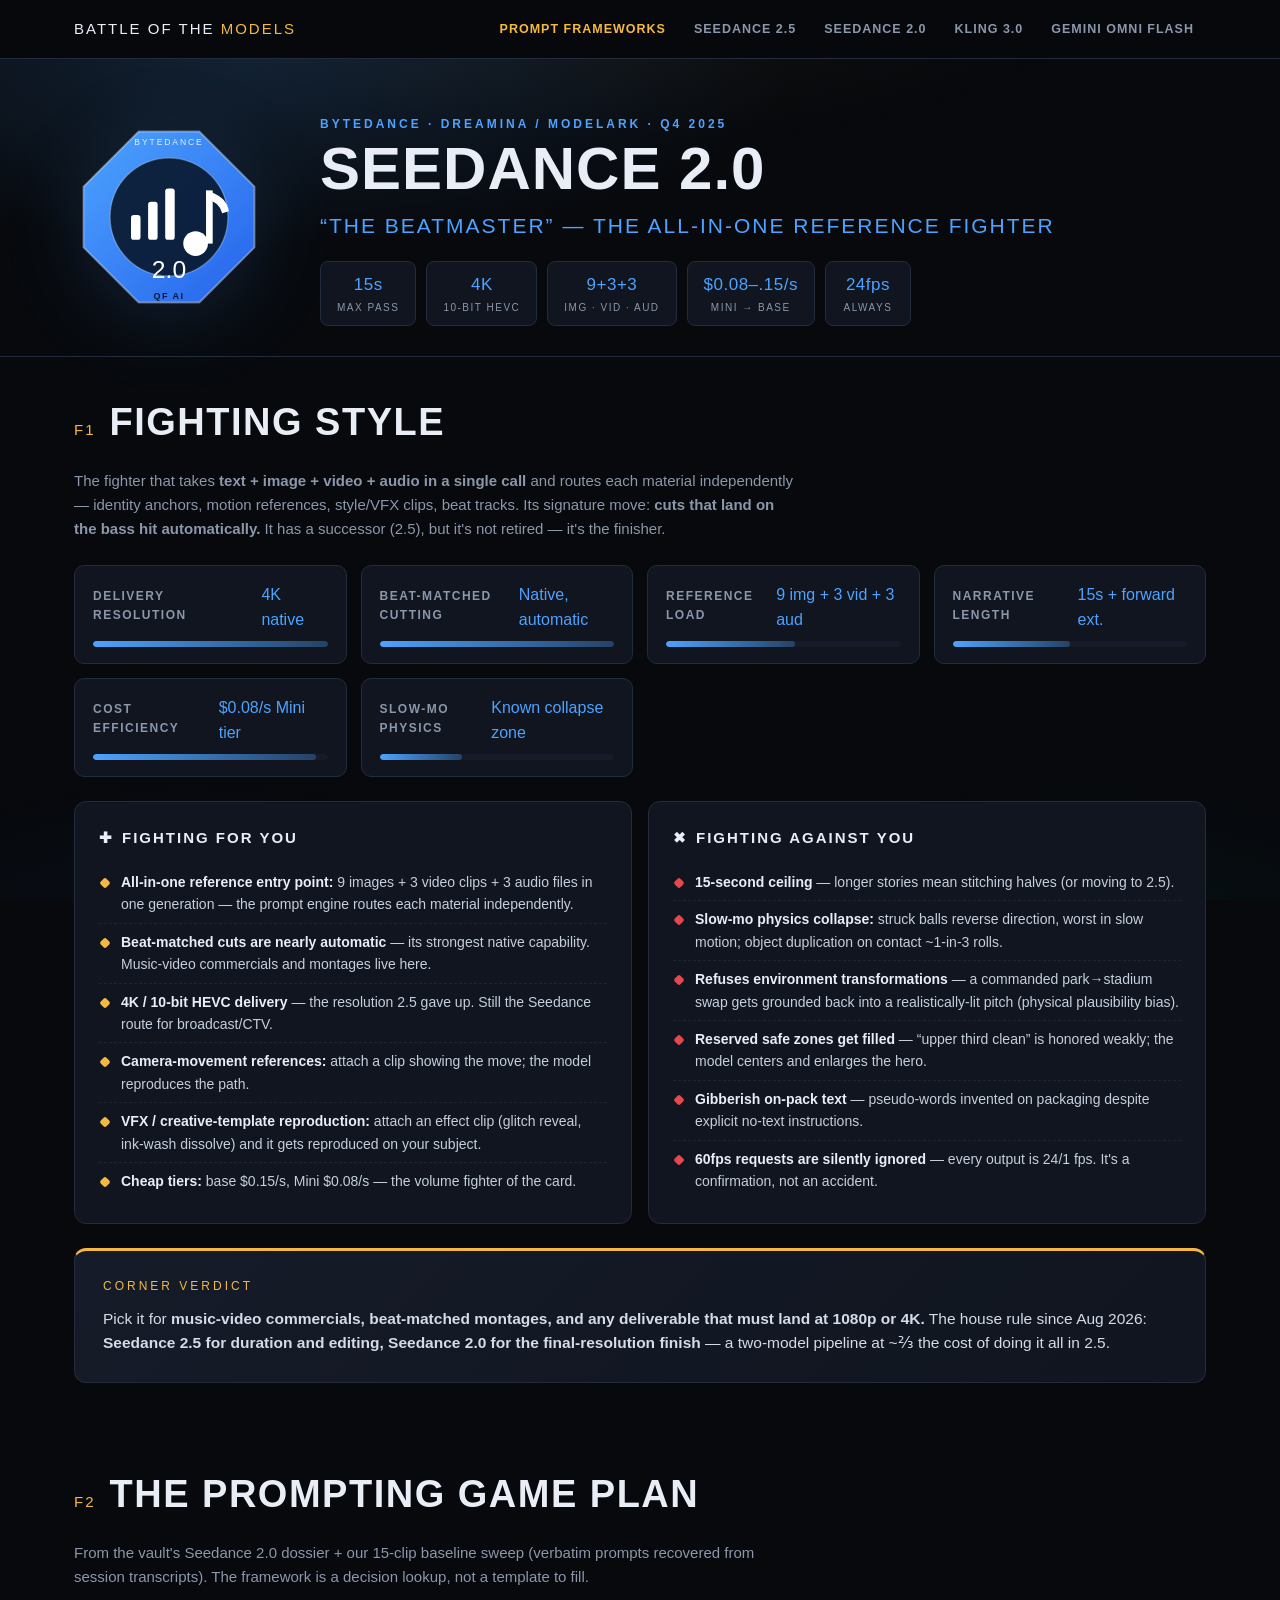
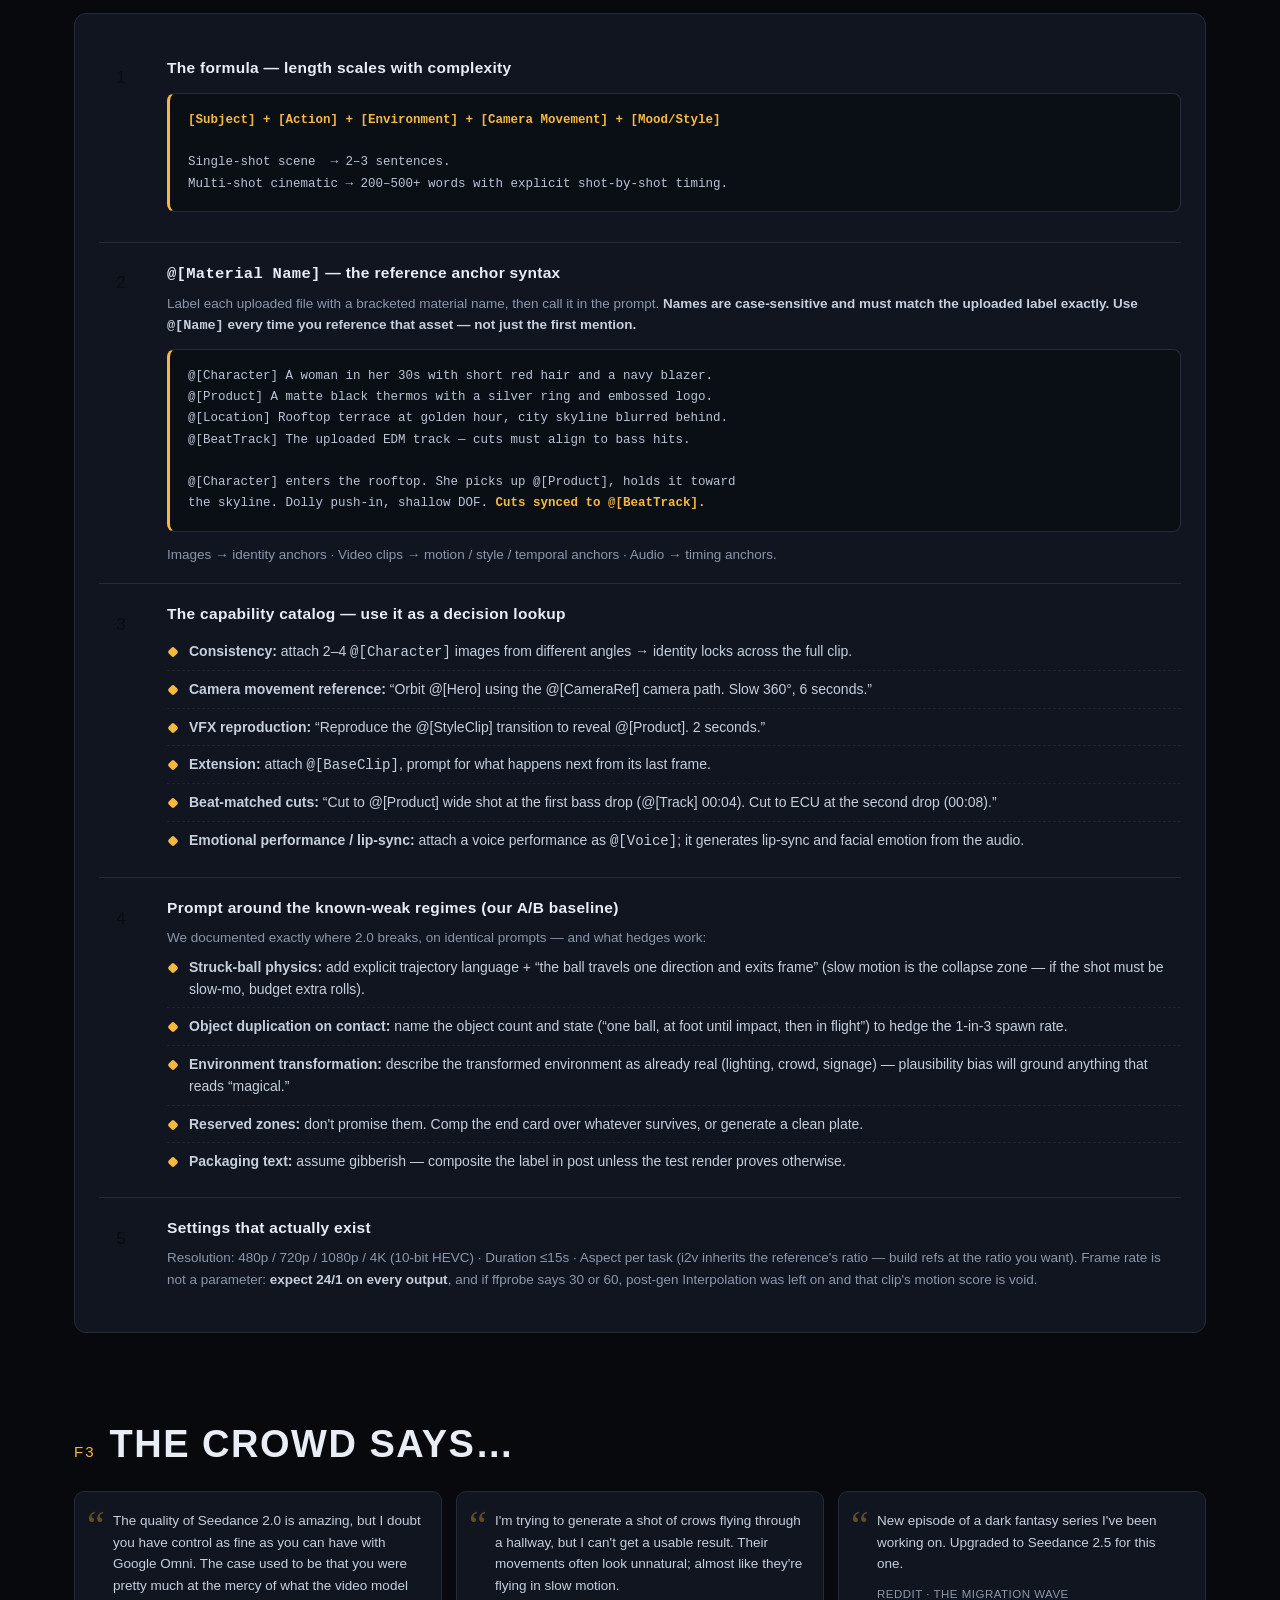
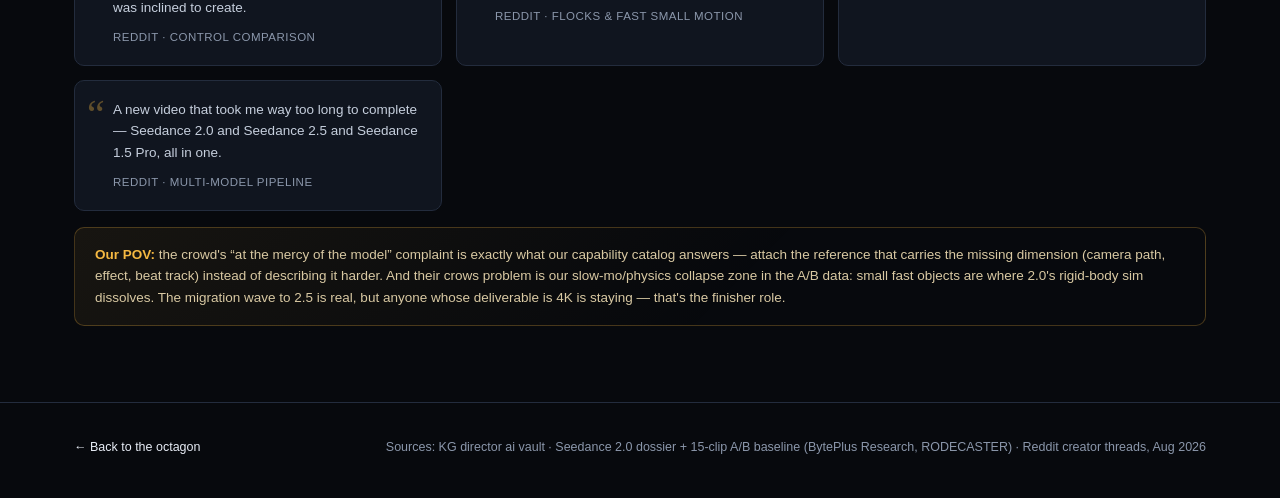
<file: seedance-20.html>
<!DOCTYPE html>
<html lang="en">
<head>
<meta charset="UTF-8">
<meta name="viewport" content="width=device-width, initial-scale=1.0">
<title>Seedance 2.0 — “The Beatmaster” · Battle of the Models</title>
<link rel="stylesheet" href="styles.css">
<script src="emblems.js"></script>
<style>:root { --fc: var(--sd20); } body { --fh-glow: rgba(77,163,255,.16); }</style>
</head>
<body>

<nav class="topbar"><div class="wrap">
  <a class="brand" href="index.html">BATTLE OF THE <em>MODELS</em></a>
  <div class="topnav">
    <a class="f-playbook" href="prompting-frameworks.html">Prompt Frameworks</a>
    <a class="f-sd25" href="seedance-25.html">Seedance 2.5</a>
    <a class="f-sd20" href="seedance-20.html">Seedance 2.0</a>
    <a class="f-kling" href="kling-3.html">Kling 3.0</a>
    <a class="f-omni" href="omni-flash.html">Gemini Omni Flash</a>
  </div>
</div></nav>

<header class="fighter-hero"><div class="wrap">
  <span class="emblem-big" data-emblem="sd20"></span>
  <div class="fighter-id">
    <div class="alias">ByteDance · Dreamina / ModelArk · Q4 2025</div>
    <h1>Seedance 2.0</h1>
    <div class="nick">“The Beatmaster” — the all-in-one reference fighter</div>
    <div class="record-row">
      <div class="record-chip"><div class="rc-v" style="color:var(--fc)">15s</div><div class="rc-k">Max pass</div></div>
      <div class="record-chip"><div class="rc-v" style="color:var(--fc)">4K</div><div class="rc-k">10-bit HEVC</div></div>
      <div class="record-chip"><div class="rc-v" style="color:var(--fc)">9+3+3</div><div class="rc-k">Img · Vid · Aud</div></div>
      <div class="record-chip"><div class="rc-v" style="color:var(--fc)">$0.08–.15/s</div><div class="rc-k">Mini → Base</div></div>
      <div class="record-chip"><div class="rc-v" style="color:var(--fc)">24fps</div><div class="rc-k">Always</div></div>
    </div>
  </div>
</div></header>

<!-- ═══ FIGHTING STYLE ═══ -->
<section><div class="wrap">
  <div class="sec-head"><span class="num">F1</span><h2 class="sec-title">Fighting Style</h2></div>
  <p class="sec-lede">The fighter that takes <b>text + image + video + audio in a single call</b> and routes each material independently — identity anchors, motion references, style/VFX clips, beat tracks. Its signature move: <b>cuts that land on the bass hit automatically.</b> It has a successor (2.5), but it's not retired — it's the finisher.</p>
  <div class="statbars mt-m">
    <div class="statbar"><div class="sb-top"><span class="sb-k">Delivery resolution</span><span class="sb-v">4K native</span></div><div class="sb-track"><div class="sb-fill" style="width:100%"></div></div></div>
    <div class="statbar"><div class="sb-top"><span class="sb-k">Beat-matched cutting</span><span class="sb-v">Native, automatic</span></div><div class="sb-track"><div class="sb-fill" style="width:100%"></div></div></div>
    <div class="statbar"><div class="sb-top"><span class="sb-k">Reference load</span><span class="sb-v">9 img + 3 vid + 3 aud</span></div><div class="sb-track"><div class="sb-fill" style="width:55%"></div></div></div>
    <div class="statbar"><div class="sb-top"><span class="sb-k">Narrative length</span><span class="sb-v">15s + forward ext.</span></div><div class="sb-track"><div class="sb-fill" style="width:50%"></div></div></div>
    <div class="statbar"><div class="sb-top"><span class="sb-k">Cost efficiency</span><span class="sb-v">$0.08/s Mini tier</span></div><div class="sb-track"><div class="sb-fill" style="width:95%"></div></div></div>
    <div class="statbar"><div class="sb-top"><span class="sb-k">Slow-mo physics</span><span class="sb-v">Known collapse zone</span></div><div class="sb-track"><div class="sb-fill" style="width:35%"></div></div></div>
  </div>

  <div class="duo mt-m">
    <div class="card" style="--fc: var(--fc)">
      <h3><span class="ico">✚</span>Fighting for you</h3>
      <ul>
        <li><b>All-in-one reference entry point:</b> 9 images + 3 video clips + 3 audio files in one generation — the prompt engine routes each material independently.</li>
        <li><b>Beat-matched cuts are nearly automatic</b> — its strongest native capability. Music-video commercials and montages live here.</li>
        <li><b>4K / 10-bit HEVC delivery</b> — the resolution 2.5 gave up. Still the Seedance route for broadcast/CTV.</li>
        <li><b>Camera-movement references:</b> attach a clip showing the move; the model reproduces the path.</li>
        <li><b>VFX / creative-template reproduction:</b> attach an effect clip (glitch reveal, ink-wash dissolve) and it gets reproduced on your subject.</li>
        <li><b>Cheap tiers:</b> base $0.15/s, Mini $0.08/s — the volume fighter of the card.</li>
      </ul>
    </div>
    <div class="card" style="--fc: #e5484d">
      <h3><span class="ico">✖</span>Fighting against you</h3>
      <ul>
        <li><b>15-second ceiling</b> — longer stories mean stitching halves (or moving to 2.5).</li>
        <li><b>Slow-mo physics collapse:</b> struck balls reverse direction, worst in slow motion; object duplication on contact ~1-in-3 rolls.</li>
        <li><b>Refuses environment transformations</b> — a commanded park→stadium swap gets grounded back into a realistically-lit pitch (physical plausibility bias).</li>
        <li><b>Reserved safe zones get filled</b> — “upper third clean” is honored weakly; the model centers and enlarges the hero.</li>
        <li><b>Gibberish on-pack text</b> — pseudo-words invented on packaging despite explicit no-text instructions.</li>
        <li><b>60fps requests are silently ignored</b> — every output is 24/1 fps. It's a confirmation, not an accident.</li>
      </ul>
    </div>
  </div>

  <div class="verdict mt-m" style="--fc: var(--fc)">
    <div class="v-label">Corner verdict</div>
    Pick it for <b>music-video commercials, beat-matched montages, and any deliverable that must land at 1080p or 4K.</b> The house rule since Aug 2026: <b>Seedance 2.5 for duration and editing, Seedance 2.0 for the final-resolution finish</b> — a two-model pipeline at ~⅔ the cost of doing it all in 2.5.
  </div>
</div></section>

<!-- ═══ PROMPTING FRAMEWORK ═══ -->
<section><div class="wrap">
  <div class="sec-head"><span class="num">F2</span><h2 class="sec-title">The Prompting Game Plan</h2></div>
  <p class="sec-lede">From the vault's Seedance 2.0 dossier + our 15-clip baseline sweep (verbatim prompts recovered from session transcripts). The framework is a decision lookup, not a template to fill.</p>

  <div class="card mt-m framework" style="--fc: var(--fc)">
    <div class="step"><div class="step-num">1</div><div>
      <h4>The formula — length scales with complexity</h4>
      <pre class="prompt"><span class="hl">[Subject] + [Action] + [Environment] + [Camera Movement] + [Mood/Style]</span>

Single-shot scene  → 2–3 sentences.
Multi-shot cinematic → 200–500+ words with explicit shot-by-shot timing.</pre>
    </div></div>

    <div class="step"><div class="step-num">2</div><div>
      <h4><code>@[Material Name]</code> — the reference anchor syntax</h4>
      <p>Label each uploaded file with a bracketed material name, then call it in the prompt. <b>Names are case-sensitive and must match the uploaded label exactly. Use <code>@[Name]</code> every time you reference that asset — not just the first mention.</b></p>
      <pre class="prompt">@[Character] A woman in her 30s with short red hair and a navy blazer.
@[Product] A matte black thermos with a silver ring and embossed logo.
@[Location] Rooftop terrace at golden hour, city skyline blurred behind.
@[BeatTrack] The uploaded EDM track — cuts must align to bass hits.

@[Character] enters the rooftop. She picks up @[Product], holds it toward
the skyline. Dolly push-in, shallow DOF. <span class="hl">Cuts synced to @[BeatTrack].</span></pre>
      <p>Images → identity anchors · Video clips → motion / style / temporal anchors · Audio → timing anchors.</p>
    </div></div>

    <div class="step"><div class="step-num">3</div><div>
      <h4>The capability catalog — use it as a decision lookup</h4>
      <ul>
        <li><b>Consistency:</b> attach 2–4 <code>@[Character]</code> images from different angles → identity locks across the full clip.</li>
        <li><b>Camera movement reference:</b> “Orbit @[Hero] using the @[CameraRef] camera path. Slow 360°, 6 seconds.”</li>
        <li><b>VFX reproduction:</b> “Reproduce the @[StyleClip] transition to reveal @[Product]. 2 seconds.”</li>
        <li><b>Extension:</b> attach <code>@[BaseClip]</code>, prompt for what happens next from its last frame.</li>
        <li><b>Beat-matched cuts:</b> “Cut to @[Product] wide shot at the first bass drop (@[Track] 00:04). Cut to ECU at the second drop (00:08).”</li>
        <li><b>Emotional performance / lip-sync:</b> attach a voice performance as <code>@[Voice]</code>; it generates lip-sync and facial emotion from the audio.</li>
      </ul>
    </div></div>

    <div class="step"><div class="step-num">4</div><div>
      <h4>Prompt around the known-weak regimes (our A/B baseline)</h4>
      <p>We documented exactly where 2.0 breaks, on identical prompts — and what hedges work:</p>
      <ul>
        <li><b>Struck-ball physics:</b> add explicit trajectory language + “the ball travels one direction and exits frame” (slow motion is the collapse zone — if the shot must be slow-mo, budget extra rolls).</li>
        <li><b>Object duplication on contact:</b> name the object count and state (“one ball, at foot until impact, then in flight”) to hedge the 1-in-3 spawn rate.</li>
        <li><b>Environment transformation:</b> describe the transformed environment as already real (lighting, crowd, signage) — plausibility bias will ground anything that reads “magical.”</li>
        <li><b>Reserved zones:</b> don't promise them. Comp the end card over whatever survives, or generate a clean plate.</li>
        <li><b>Packaging text:</b> assume gibberish — composite the label in post unless the test render proves otherwise.</li>
      </ul>
    </div></div>

    <div class="step"><div class="step-num">5</div><div>
      <h4>Settings that actually exist</h4>
      <p>Resolution: 480p / 720p / 1080p / 4K (10-bit HEVC) · Duration ≤15s · Aspect per task (i2v inherits the reference's ratio — build refs at the ratio you want). Frame rate is not a parameter: <b>expect 24/1 on every output</b>, and if ffprobe says 30 or 60, post-gen Interpolation was left on and that clip's motion score is void.</p>
    </div></div>
  </div>
</div></section>

<!-- ═══ COMMUNITY ═══ -->
<section><div class="wrap">
  <div class="sec-head"><span class="num">F3</span><h2 class="sec-title">The Crowd Says…</h2></div>
  <div class="quotes mt-m">
    <div class="quote" style="--fc: var(--fc)">
      <p>The quality of Seedance 2.0 is amazing, but I doubt you have control as fine as you can have with Google Omni. The case used to be that you were pretty much at the mercy of what the video model was inclined to create.</p>
      <footer>Reddit · control comparison</footer>
    </div>
    <div class="quote" style="--fc: var(--fc)">
      <p>I'm trying to generate a shot of crows flying through a hallway, but I can't get a usable result. Their movements often look unnatural; almost like they're flying in slow motion.</p>
      <footer>Reddit · flocks &amp; fast small motion</footer>
    </div>
    <div class="quote" style="--fc: var(--fc)">
      <p>New episode of a dark fantasy series I've been working on. Upgraded to Seedance 2.5 for this one.</p>
      <footer>Reddit · the migration wave</footer>
    </div>
    <div class="quote" style="--fc: var(--fc)">
      <p>A new video that took me way too long to complete — Seedance 2.0 and Seedance 2.5 and Seedance 1.5 Pro, all in one.</p>
      <footer>Reddit · multi-model pipeline</footer>
    </div>
  </div>
  <div class="pov-note">
    <b>Our POV:</b> the crowd's “at the mercy of the model” complaint is exactly what our capability catalog answers — attach the reference that carries the missing dimension (camera path, effect, beat track) instead of describing it harder. And their crows problem is our slow-mo/physics collapse zone in the A/B data: small fast objects are where 2.0's rigid-body sim dissolves. The migration wave to 2.5 is real, but anyone whose deliverable is 4K is staying — that's the finisher role.
  </div>
</div></section>

<footer class="site"><div class="wrap">
  <span><a href="index.html">← Back to the octagon</a></span>
  <span>Sources: KG director ai vault · Seedance 2.0 dossier + 15-clip A/B baseline (BytePlus Research, RODECASTER) · Reddit creator threads, Aug 2026</span>
</div></footer>

</body>
</html>
</file>
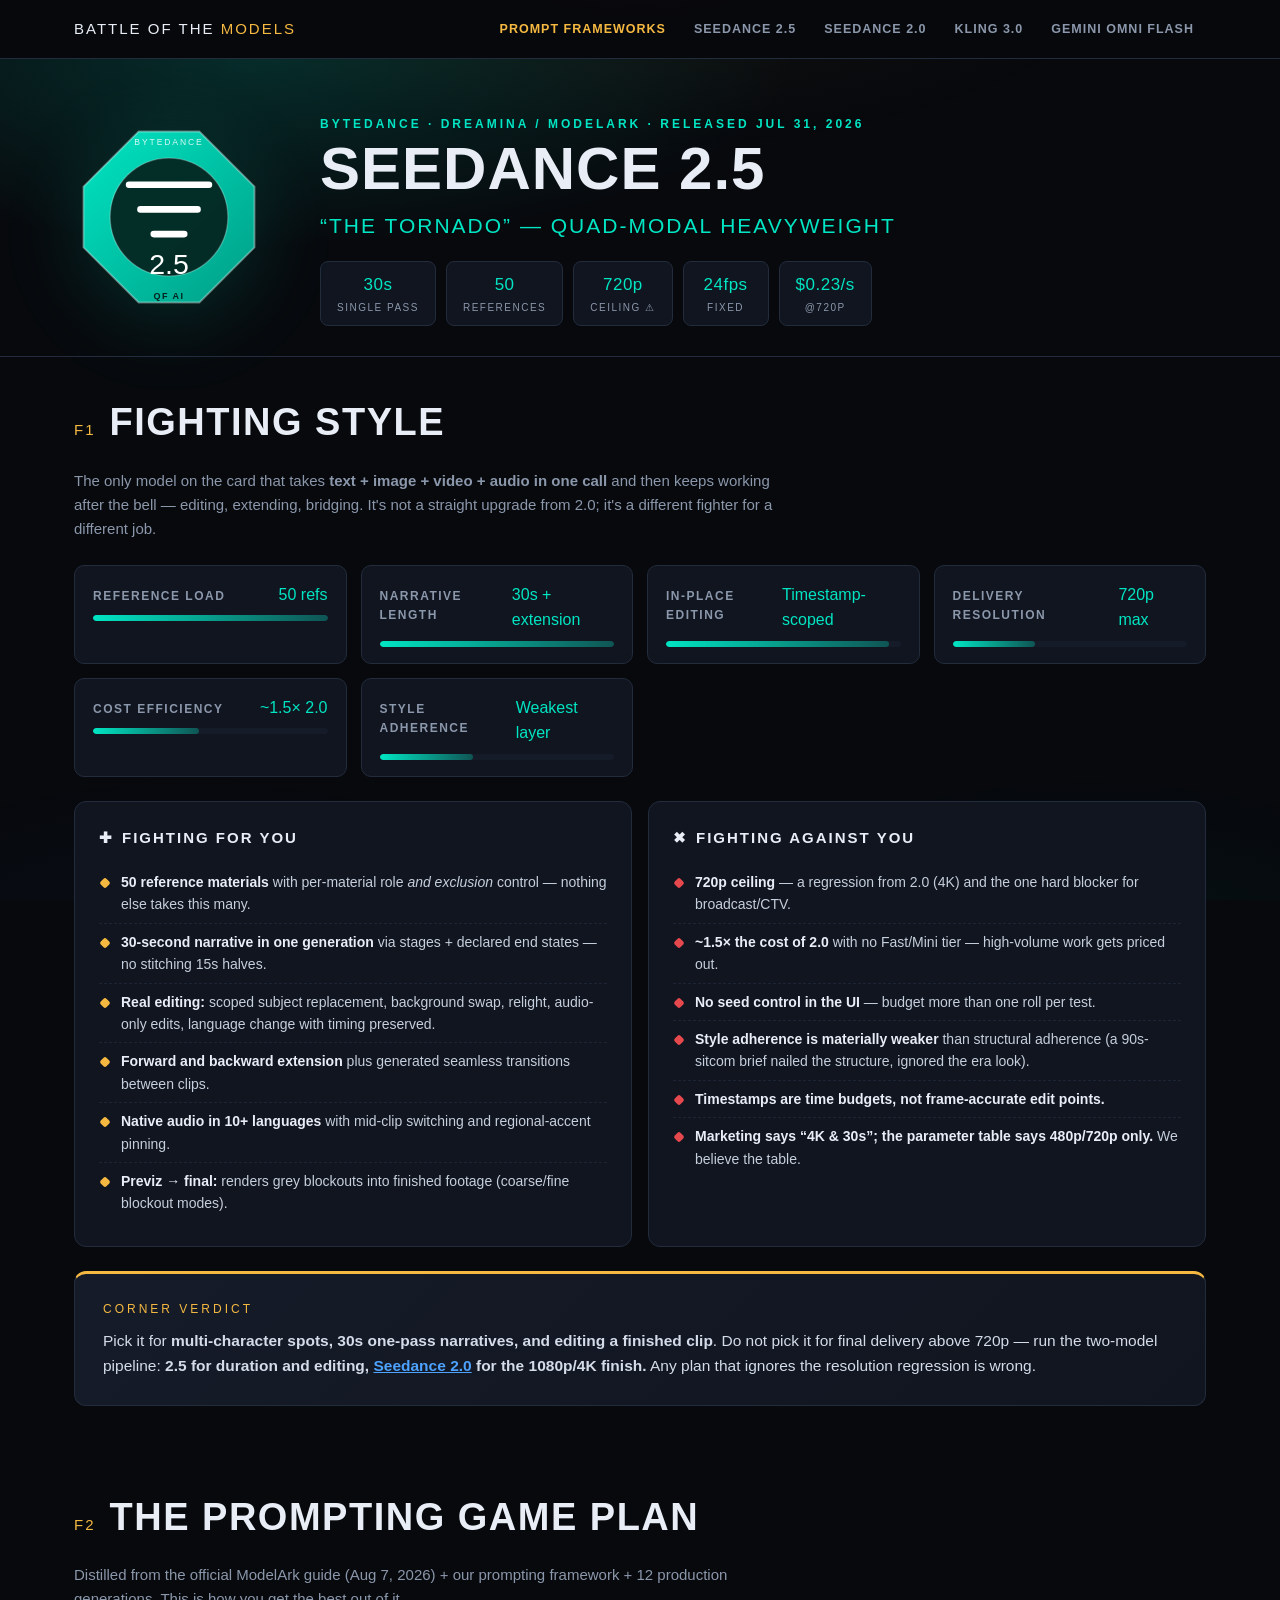
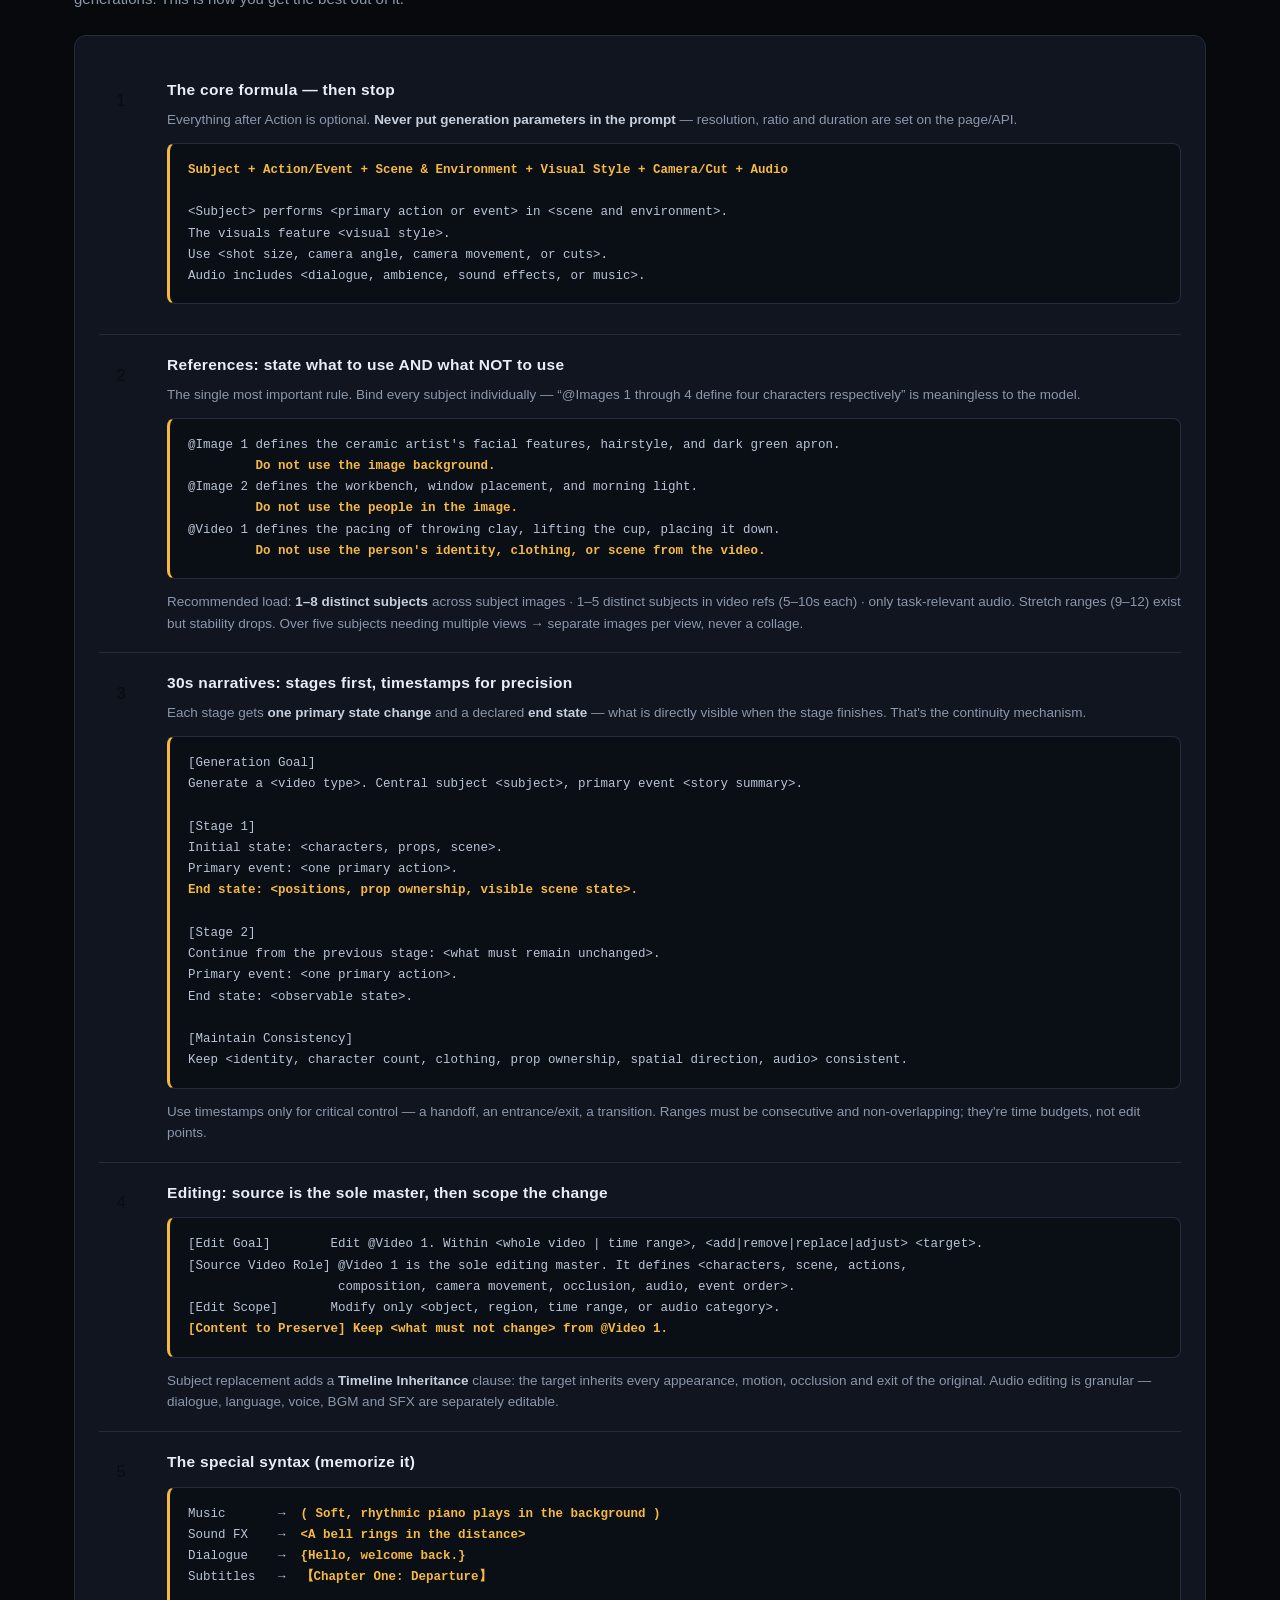
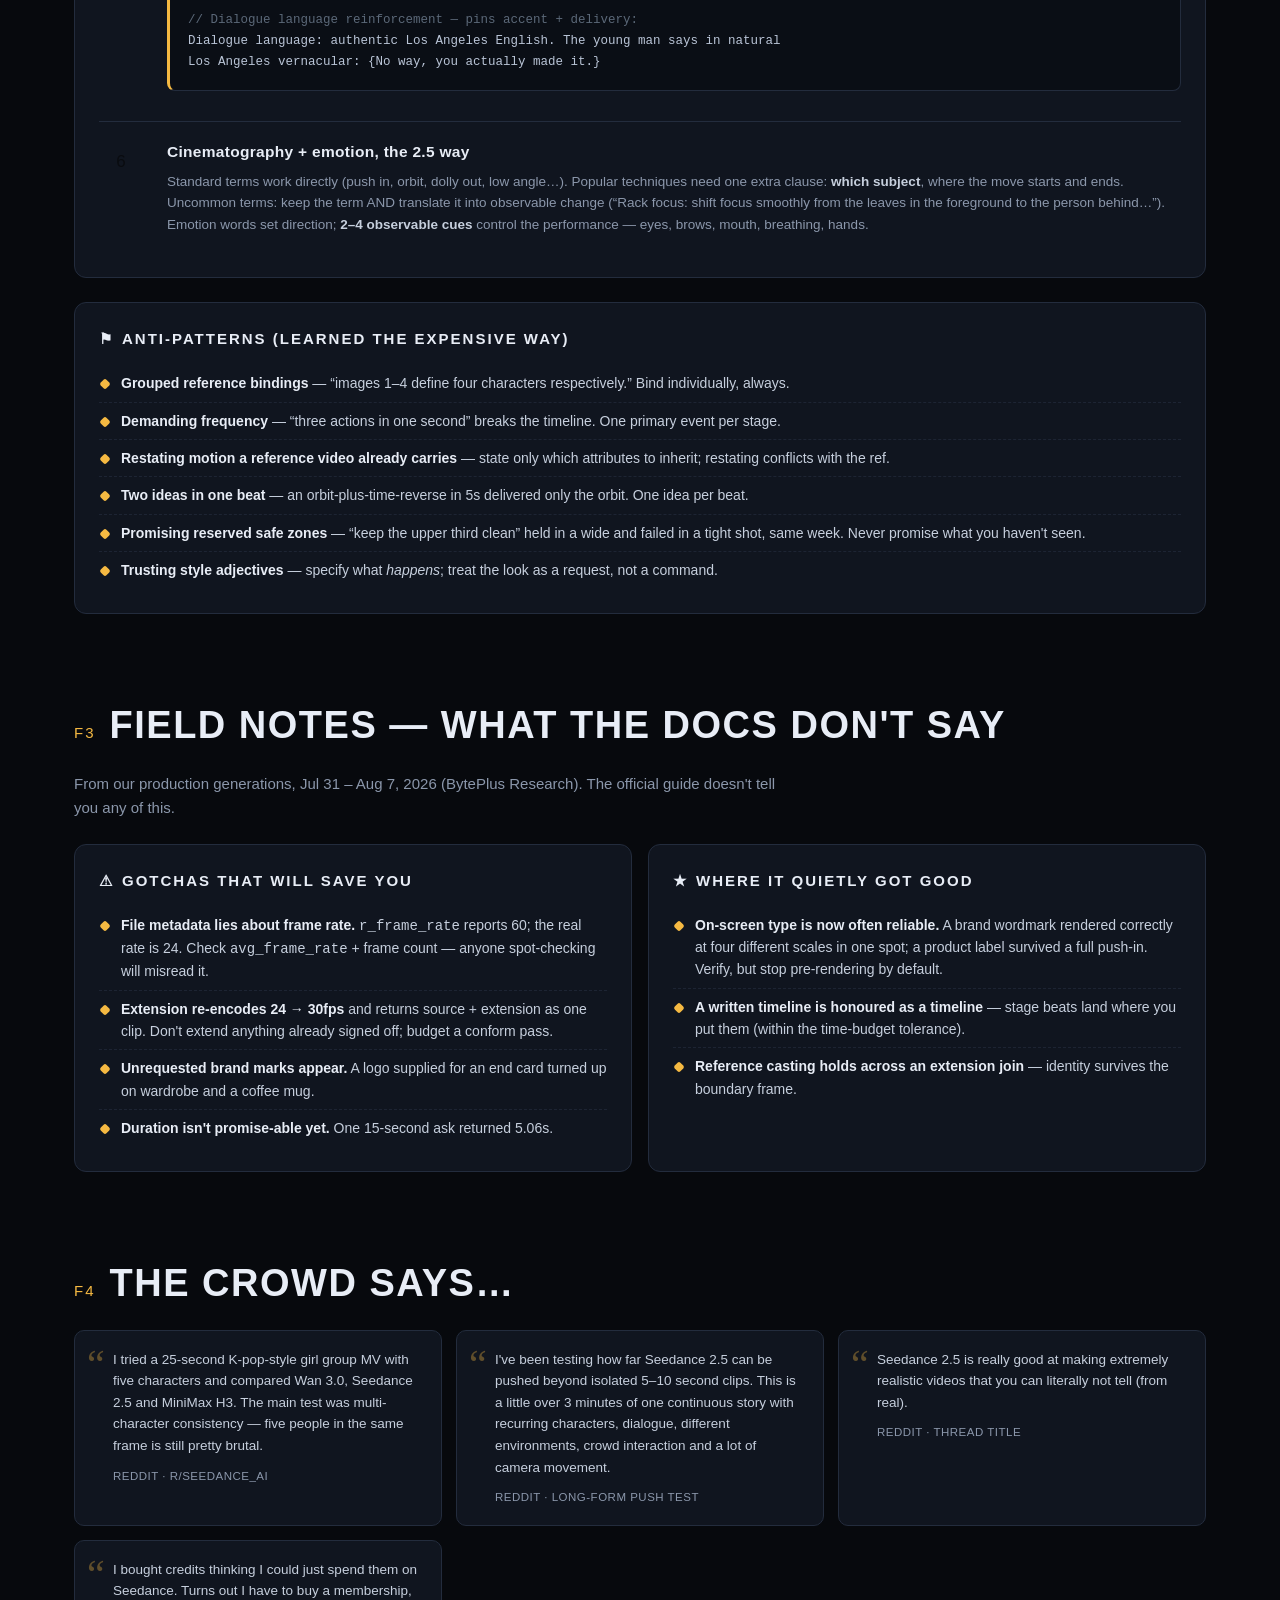
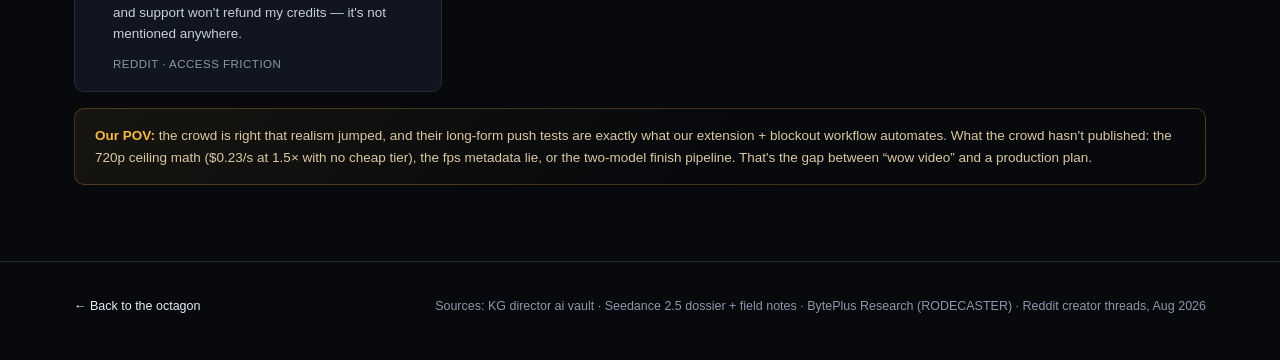
<file: seedance-25.html>
<!DOCTYPE html>
<html lang="en">
<head>
<meta charset="UTF-8">
<meta name="viewport" content="width=device-width, initial-scale=1.0">
<title>Seedance 2.5 — “The Tornado” · Battle of the Models</title>
<link rel="stylesheet" href="styles.css">
<script src="emblems.js"></script>
<style>:root { --fc: var(--sd25); } body { --fh-glow: rgba(0,229,195,.16); }</style>
</head>
<body>

<nav class="topbar"><div class="wrap">
  <a class="brand" href="index.html">BATTLE OF THE <em>MODELS</em></a>
  <div class="topnav">
    <a class="f-playbook" href="prompting-frameworks.html">Prompt Frameworks</a>
    <a class="f-sd25" href="seedance-25.html">Seedance 2.5</a>
    <a class="f-sd20" href="seedance-20.html">Seedance 2.0</a>
    <a class="f-kling" href="kling-3.html">Kling 3.0</a>
    <a class="f-omni" href="omni-flash.html">Gemini Omni Flash</a>
  </div>
</div></nav>

<header class="fighter-hero"><div class="wrap">
  <span class="emblem-big" data-emblem="sd25"></span>
  <div class="fighter-id">
    <div class="alias">ByteDance · Dreamina / ModelArk · Released Jul 31, 2026</div>
    <h1>Seedance 2.5</h1>
    <div class="nick">“The Tornado” — quad-modal heavyweight</div>
    <div class="record-row">
      <div class="record-chip"><div class="rc-v" style="color:var(--fc)">30s</div><div class="rc-k">Single pass</div></div>
      <div class="record-chip"><div class="rc-v" style="color:var(--fc)">50</div><div class="rc-k">References</div></div>
      <div class="record-chip"><div class="rc-v" style="color:var(--fc)">720p</div><div class="rc-k">Ceiling ⚠</div></div>
      <div class="record-chip"><div class="rc-v" style="color:var(--fc)">24fps</div><div class="rc-k">Fixed</div></div>
      <div class="record-chip"><div class="rc-v" style="color:var(--fc)">$0.23/s</div><div class="rc-k">@720p</div></div>
    </div>
  </div>
</div></header>

<!-- ═══ FIGHTING STYLE ═══ -->
<section><div class="wrap">
  <div class="sec-head"><span class="num">F1</span><h2 class="sec-title">Fighting Style</h2></div>
  <p class="sec-lede">The only model on the card that takes <b>text + image + video + audio in one call</b> and then keeps working after the bell — editing, extending, bridging. It's not a straight upgrade from 2.0; it's a different fighter for a different job.</p>
  <div class="statbars mt-m">
    <div class="statbar"><div class="sb-top"><span class="sb-k">Reference load</span><span class="sb-v">50 refs</span></div><div class="sb-track"><div class="sb-fill" style="width:100%"></div></div></div>
    <div class="statbar"><div class="sb-top"><span class="sb-k">Narrative length</span><span class="sb-v">30s + extension</span></div><div class="sb-track"><div class="sb-fill" style="width:100%"></div></div></div>
    <div class="statbar"><div class="sb-top"><span class="sb-k">In-place editing</span><span class="sb-v">Timestamp-scoped</span></div><div class="sb-track"><div class="sb-fill" style="width:95%"></div></div></div>
    <div class="statbar"><div class="sb-top"><span class="sb-k">Delivery resolution</span><span class="sb-v">720p max</span></div><div class="sb-track"><div class="sb-fill" style="width:35%"></div></div></div>
    <div class="statbar"><div class="sb-top"><span class="sb-k">Cost efficiency</span><span class="sb-v">~1.5× 2.0</span></div><div class="sb-track"><div class="sb-fill" style="width:45%"></div></div></div>
    <div class="statbar"><div class="sb-top"><span class="sb-k">Style adherence</span><span class="sb-v">Weakest layer</span></div><div class="sb-track"><div class="sb-fill" style="width:40%"></div></div></div>
  </div>

  <div class="duo mt-m">
    <div class="card" style="--fc: var(--fc)">
      <h3><span class="ico">✚</span>Fighting for you</h3>
      <ul>
        <li><b>50 reference materials</b> with per-material role <i>and exclusion</i> control — nothing else takes this many.</li>
        <li><b>30-second narrative in one generation</b> via stages + declared end states — no stitching 15s halves.</li>
        <li><b>Real editing:</b> scoped subject replacement, background swap, relight, audio-only edits, language change with timing preserved.</li>
        <li><b>Forward and backward extension</b> plus generated seamless transitions between clips.</li>
        <li><b>Native audio in 10+ languages</b> with mid-clip switching and regional-accent pinning.</li>
        <li><b>Previz → final:</b> renders grey blockouts into finished footage (coarse/fine blockout modes).</li>
      </ul>
    </div>
    <div class="card" style="--fc: #e5484d">
      <h3><span class="ico">✖</span>Fighting against you</h3>
      <ul>
        <li><b>720p ceiling</b> — a regression from 2.0 (4K) and the one hard blocker for broadcast/CTV.</li>
        <li><b>~1.5× the cost of 2.0</b> with no Fast/Mini tier — high-volume work gets priced out.</li>
        <li><b>No seed control in the UI</b> — budget more than one roll per test.</li>
        <li><b>Style adherence is materially weaker</b> than structural adherence (a 90s-sitcom brief nailed the structure, ignored the era look).</li>
        <li><b>Timestamps are time budgets, not frame-accurate edit points.</b></li>
        <li><b>Marketing says “4K &amp; 30s”; the parameter table says 480p/720p only.</b> We believe the table.</li>
      </ul>
    </div>
  </div>

  <div class="verdict mt-m" style="--fc: var(--fc)">
    <div class="v-label">Corner verdict</div>
    Pick it for <b>multi-character spots, 30s one-pass narratives, and editing a finished clip</b>. Do not pick it for final delivery above 720p — run the two-model pipeline: <b>2.5 for duration and editing, <a href="seedance-20.html" style="color:var(--sd20)">Seedance 2.0</a> for the 1080p/4K finish.</b> Any plan that ignores the resolution regression is wrong.
  </div>
</div></section>

<!-- ═══ PROMPTING FRAMEWORK ═══ -->
<section><div class="wrap">
  <div class="sec-head"><span class="num">F2</span><h2 class="sec-title">The Prompting Game Plan</h2></div>
  <p class="sec-lede">Distilled from the official ModelArk guide (Aug 7, 2026) + our prompting framework + 12 production generations. This is how you get the best out of it.</p>

  <div class="card mt-m framework" style="--fc: var(--fc)">
    <div class="step"><div class="step-num">1</div><div>
      <h4>The core formula — then stop</h4>
      <p>Everything after Action is optional. <b>Never put generation parameters in the prompt</b> — resolution, ratio and duration are set on the page/API.</p>
      <pre class="prompt"><span class="hl">Subject + Action/Event + Scene &amp; Environment + Visual Style + Camera/Cut + Audio</span>

&lt;Subject&gt; performs &lt;primary action or event&gt; in &lt;scene and environment&gt;.
The visuals feature &lt;visual style&gt;.
Use &lt;shot size, camera angle, camera movement, or cuts&gt;.
Audio includes &lt;dialogue, ambience, sound effects, or music&gt;.</pre>
    </div></div>

    <div class="step"><div class="step-num">2</div><div>
      <h4>References: state what to use AND what NOT to use</h4>
      <p>The single most important rule. Bind every subject individually — “@Images 1 through 4 define four characters respectively” is meaningless to the model.</p>
      <pre class="prompt">@Image 1 defines the ceramic artist's facial features, hairstyle, and dark green apron.
         <span class="hl">Do not use the image background.</span>
@Image 2 defines the workbench, window placement, and morning light.
         <span class="hl">Do not use the people in the image.</span>
@Video 1 defines the pacing of throwing clay, lifting the cup, placing it down.
         <span class="hl">Do not use the person's identity, clothing, or scene from the video.</span></pre>
      <p>Recommended load: <b>1–8 distinct subjects</b> across subject images · 1–5 distinct subjects in video refs (5–10s each) · only task-relevant audio. Stretch ranges (9–12) exist but stability drops. Over five subjects needing multiple views → separate images per view, never a collage.</p>
    </div></div>

    <div class="step"><div class="step-num">3</div><div>
      <h4>30s narratives: stages first, timestamps for precision</h4>
      <p>Each stage gets <b>one primary state change</b> and a declared <b>end state</b> — what is directly visible when the stage finishes. That's the continuity mechanism.</p>
      <pre class="prompt">[Generation Goal]
Generate a &lt;video type&gt;. Central subject &lt;subject&gt;, primary event &lt;story summary&gt;.

[Stage 1]
Initial state: &lt;characters, props, scene&gt;.
Primary event: &lt;one primary action&gt;.
<span class="hl">End state: &lt;positions, prop ownership, visible scene state&gt;.</span>

[Stage 2]
Continue from the previous stage: &lt;what must remain unchanged&gt;.
Primary event: &lt;one primary action&gt;.
End state: &lt;observable state&gt;.

[Maintain Consistency]
Keep &lt;identity, character count, clothing, prop ownership, spatial direction, audio&gt; consistent.</pre>
      <p>Use timestamps only for critical control — a handoff, an entrance/exit, a transition. Ranges must be consecutive and non-overlapping; they're time budgets, not edit points.</p>
    </div></div>

    <div class="step"><div class="step-num">4</div><div>
      <h4>Editing: source is the sole master, then scope the change</h4>
      <pre class="prompt">[Edit Goal]        Edit @Video 1. Within &lt;whole video | time range&gt;, &lt;add|remove|replace|adjust&gt; &lt;target&gt;.
[Source Video Role] @Video 1 is the sole editing master. It defines &lt;characters, scene, actions,
                    composition, camera movement, occlusion, audio, event order&gt;.
[Edit Scope]       Modify only &lt;object, region, time range, or audio category&gt;.
<span class="hl">[Content to Preserve] Keep &lt;what must not change&gt; from @Video 1.</span></pre>
      <p>Subject replacement adds a <b>Timeline Inheritance</b> clause: the target inherits every appearance, motion, occlusion and exit of the original. Audio editing is granular — dialogue, language, voice, BGM and SFX are separately editable.</p>
    </div></div>

    <div class="step"><div class="step-num">5</div><div>
      <h4>The special syntax (memorize it)</h4>
      <pre class="prompt">Music       →  <span class="hl">( Soft, rhythmic piano plays in the background )</span>
Sound FX    →  <span class="hl">&lt;A bell rings in the distance&gt;</span>
Dialogue    →  <span class="hl">{Hello, welcome back.}</span>
Subtitles   →  <span class="hl">【Chapter One: Departure】</span>

<span class="cm">// Dialogue language reinforcement — pins accent + delivery:</span>
Dialogue language: authentic Los Angeles English. The young man says in natural
Los Angeles vernacular: {No way, you actually made it.}</pre>
    </div></div>

    <div class="step"><div class="step-num">6</div><div>
      <h4>Cinematography + emotion, the 2.5 way</h4>
      <p>Standard terms work directly (push in, orbit, dolly out, low angle…). Popular techniques need one extra clause: <b>which subject</b>, where the move starts and ends. Uncommon terms: keep the term AND translate it into observable change (“Rack focus: shift focus smoothly from the leaves in the foreground to the person behind…”). Emotion words set direction; <b>2–4 observable cues</b> control the performance — eyes, brows, mouth, breathing, hands.</p>
    </div></div>
  </div>

  <div class="card mt-m" style="--fc: var(--fc)">
    <h3><span class="ico">⚑</span>Anti-patterns (learned the expensive way)</h3>
    <ul>
      <li><b>Grouped reference bindings</b> — “images 1–4 define four characters respectively.” Bind individually, always.</li>
      <li><b>Demanding frequency</b> — “three actions in one second” breaks the timeline. One primary event per stage.</li>
      <li><b>Restating motion a reference video already carries</b> — state only which attributes to inherit; restating conflicts with the ref.</li>
      <li><b>Two ideas in one beat</b> — an orbit-plus-time-reverse in 5s delivered only the orbit. One idea per beat.</li>
      <li><b>Promising reserved safe zones</b> — “keep the upper third clean” held in a wide and failed in a tight shot, same week. Never promise what you haven't seen.</li>
      <li><b>Trusting style adjectives</b> — specify what <i>happens</i>; treat the look as a request, not a command.</li>
    </ul>
  </div>
</div></section>

<!-- ═══ FIELD NOTES ═══ -->
<section><div class="wrap">
  <div class="sec-head"><span class="num">F3</span><h2 class="sec-title">Field Notes — What the Docs Don't Say</h2></div>
  <p class="sec-lede">From our production generations, Jul 31 – Aug 7, 2026 (BytePlus Research). The official guide doesn't tell you any of this.</p>
  <div class="duo mt-m">
    <div class="card" style="--fc: var(--fc)">
      <h3><span class="ico">⚠</span>Gotchas that will save you</h3>
      <ul>
        <li><b>File metadata lies about frame rate.</b> <code>r_frame_rate</code> reports 60; the real rate is 24. Check <code>avg_frame_rate</code> + frame count — anyone spot-checking will misread it.</li>
        <li><b>Extension re-encodes 24 → 30fps</b> and returns source + extension as one clip. Don't extend anything already signed off; budget a conform pass.</li>
        <li><b>Unrequested brand marks appear.</b> A logo supplied for an end card turned up on wardrobe and a coffee mug.</li>
        <li><b>Duration isn't promise-able yet.</b> One 15-second ask returned 5.06s.</li>
      </ul>
    </div>
    <div class="card" style="--fc: var(--fc)">
      <h3><span class="ico">★</span>Where it quietly got good</h3>
      <ul>
        <li><b>On-screen type is now often reliable.</b> A brand wordmark rendered correctly at four different scales in one spot; a product label survived a full push-in. Verify, but stop pre-rendering by default.</li>
        <li><b>A written timeline is honoured as a timeline</b> — stage beats land where you put them (within the time-budget tolerance).</li>
        <li><b>Reference casting holds across an extension join</b> — identity survives the boundary frame.</li>
      </ul>
    </div>
  </div>
</div></section>

<!-- ═══ COMMUNITY ═══ -->
<section><div class="wrap">
  <div class="sec-head"><span class="num">F4</span><h2 class="sec-title">The Crowd Says…</h2></div>
  <div class="quotes mt-m">
    <div class="quote" style="--fc: var(--fc)">
      <p>I tried a 25-second K-pop-style girl group MV with five characters and compared Wan 3.0, Seedance 2.5 and MiniMax H3. The main test was multi-character consistency — five people in the same frame is still pretty brutal.</p>
      <footer>Reddit · r/Seedance_AI</footer>
    </div>
    <div class="quote" style="--fc: var(--fc)">
      <p>I've been testing how far Seedance 2.5 can be pushed beyond isolated 5–10 second clips. This is a little over 3 minutes of one continuous story with recurring characters, dialogue, different environments, crowd interaction and a lot of camera movement.</p>
      <footer>Reddit · long-form push test</footer>
    </div>
    <div class="quote" style="--fc: var(--fc)">
      <p>Seedance 2.5 is really good at making extremely realistic videos that you can literally not tell (from real).</p>
      <footer>Reddit · thread title</footer>
    </div>
    <div class="quote" style="--fc: var(--fc)">
      <p>I bought credits thinking I could just spend them on Seedance. Turns out I have to buy a membership, and support won't refund my credits — it's not mentioned anywhere.</p>
      <footer>Reddit · access friction</footer>
    </div>
  </div>
  <div class="pov-note">
    <b>Our POV:</b> the crowd is right that realism jumped, and their long-form push tests are exactly what our extension + blockout workflow automates. What the crowd hasn't published: the 720p ceiling math ($0.23/s at 1.5× with no cheap tier), the fps metadata lie, or the two-model finish pipeline. That's the gap between “wow video” and a production plan.
  </div>
</div></section>

<footer class="site"><div class="wrap">
  <span><a href="index.html">← Back to the octagon</a></span>
  <span>Sources: KG director ai vault · Seedance 2.5 dossier + field notes · BytePlus Research (RODECASTER) · Reddit creator threads, Aug 2026</span>
</div></footer>

</body>
</html>
</file>
<file: styles.css>
/* ═══════════════════════════════════════════════════════════════
   BATTLE OF THE MODELS — UFC Octagon Edition
   Theme: dark arena, neon fighter colors, condensed poster type
   ═══════════════════════════════════════════════════════════════ */

:root {
  --bg: #07090d;
  --bg-2: #0c1017;
  --panel: #10151f;
  --panel-2: #151b28;
  --line: #232c3d;
  --text: #e8edf6;
  --muted: #8b97ab;
  --gold: #f5b942;
  --red: #e5484d;

  /* fighter colors */
  --sd25: #00e5c3;   /* seedance 2.5 — teal */
  --sd20: #4da3ff;   /* seedance 2.0 — blue */
  --kling: #ffb020;  /* kling 3.0 — gold */
  --omni: #7c6cff;   /* gemini omni flash — violet (google gradient) */

  --font-display: "Arial Black", "Helvetica Neue", Impact, sans-serif;
  --font-body: -apple-system, BlinkMacSystemFont, "Segoe UI", Roboto, Helvetica, Arial, sans-serif;
  --font-mono: "SF Mono", ui-monospace, Menlo, Consolas, monospace;
}

* { margin: 0; padding: 0; box-sizing: border-box; }

html { scroll-behavior: smooth; }

body {
  background: var(--bg);
  color: var(--text);
  font-family: var(--font-body);
  line-height: 1.6;
  overflow-x: hidden;
}

/* arena floor glow */
body::before {
  content: "";
  position: fixed;
  inset: 0;
  background:
    radial-gradient(ellipse 70% 45% at 50% -10%, rgba(245, 185, 66, 0.07), transparent 60%),
    radial-gradient(ellipse 55% 40% at 85% 110%, rgba(0, 229, 195, 0.05), transparent 60%),
    radial-gradient(ellipse 55% 40% at 15% 110%, rgba(77, 163, 255, 0.05), transparent 60%);
  pointer-events: none;
  z-index: 0;
}

.wrap { position: relative; z-index: 1; max-width: 1180px; margin: 0 auto; padding: 0 24px; }

/* ── top bar ─────────────────────────────────────────────── */
.topbar {
  position: sticky; top: 0; z-index: 50;
  background: rgba(7, 9, 13, 0.88);
  backdrop-filter: blur(12px);
  border-bottom: 1px solid var(--line);
}
.topbar .wrap { display: flex; align-items: center; gap: 18px; min-height: 58px; padding-top: 8px; padding-bottom: 8px; }
.brand {
  font-family: var(--font-display);
  font-size: 15px; letter-spacing: 2px; text-transform: uppercase;
  color: var(--text); text-decoration: none; white-space: nowrap;
}
.brand em { color: var(--gold); font-style: normal; }
.topnav { display: flex; gap: 4px; margin-left: auto; flex-wrap: wrap; }
.topnav a {
  color: var(--muted); text-decoration: none; font-size: 12.5px; font-weight: 600;
  letter-spacing: 1px; text-transform: uppercase; padding: 7px 12px; border-radius: 4px;
  transition: color .15s, background .15s;
}
.topnav a:hover { color: var(--text); background: var(--panel-2); }
.topnav a.f-sd25:hover { color: var(--sd25); }
.topnav a.f-sd20:hover { color: var(--sd20); }
.topnav a.f-kling:hover { color: var(--kling); }
.topnav a.f-omni:hover { color: var(--omni); }
.topnav a.f-playbook { color: var(--gold); }
.topnav a.f-playbook:hover { color: #0a0c10; background: var(--gold); }

/* ── hero / poster ───────────────────────────────────────── */
.poster { padding: 64px 0 30px; text-align: center; }
.kicker {
  display: inline-block; font-size: 12px; font-weight: 700; letter-spacing: 4px;
  text-transform: uppercase; color: var(--gold);
  border: 1px solid rgba(245, 185, 66, .4); padding: 6px 16px; border-radius: 999px;
  margin-bottom: 22px;
}
h1.poster-title {
  font-family: var(--font-display);
  font-size: clamp(40px, 7.5vw, 84px);
  line-height: 0.95; letter-spacing: 1px; text-transform: uppercase;
  background: linear-gradient(180deg, #ffffff 30%, #9aa7bd 100%);
  -webkit-background-clip: text; background-clip: text; color: transparent;
}
.poster-sub { margin-top: 16px; color: var(--muted); font-size: 15.5px; max-width: 640px; margin-left: auto; margin-right: auto; }
.poster-sub b { color: var(--text); }

/* ── octagon ─────────────────────────────────────────────── */
.octagon-stage { position: relative; margin: 48px auto 10px; max-width: 760px; aspect-ratio: 1/1.02; }
.octagon-stage svg.oct { position: absolute; inset: 0; width: 100%; height: 100%; }
.fighter-slot {
  position: absolute; width: 34%; display: flex; flex-direction: column; align-items: center; gap: 8px;
  text-decoration: none; color: var(--text);
}
.fighter-slot .emblem {
  width: clamp(74px, 12vw, 108px); height: auto; display: block;
  filter: drop-shadow(0 6px 24px rgba(0,0,0,.55));
  transition: transform .2s ease, filter .2s ease;
}
.fighter-slot:hover .emblem { transform: scale(1.08) translateY(-3px); filter: drop-shadow(0 10px 34px var(--slot-glow)); }
.fighter-slot .fname { font-family: var(--font-display); font-size: clamp(11px, 1.7vw, 15px); letter-spacing: 1.5px; text-transform: uppercase; }
.fighter-slot .fnick { font-size: 11px; color: var(--muted); letter-spacing: .5px; }
.slot-ne { top: 2%; right: 0; --slot-glow: rgba(0,229,195,.45); }
.slot-nw { top: 2%; left: 0; --slot-glow: rgba(77,163,255,.45); }
.slot-se { bottom: 2%; right: 0; --slot-glow: rgba(124,108,255,.45); }
.slot-sw { bottom: 2%; left: 0; --slot-glow: rgba(255,176,32,.45); }

.center-card {
  position: absolute; top: 50%; left: 50%; transform: translate(-50%, -50%);
  text-align: center; width: 46%;
}
.center-card .cc-main { font-family: var(--font-display); font-size: clamp(20px, 3.4vw, 34px); letter-spacing: 3px; color: var(--gold); text-transform: uppercase; }
.center-card .cc-sub { margin-top: 6px; font-size: 12px; letter-spacing: 2px; color: var(--muted); text-transform: uppercase; }
.vs-badge {
  display: inline-block; margin-top: 14px; padding: 8px 22px; border-radius: 6px;
  font-family: var(--font-display); font-size: clamp(15px, 2.4vw, 22px); letter-spacing: 2px;
  color: #0a0c10; background: linear-gradient(135deg, var(--gold), #ff8a3d);
}

/* ── sections ────────────────────────────────────────────── */
section { padding: 46px 0; }
.sec-head { display: flex; align-items: baseline; gap: 14px; margin-bottom: 26px; }
.sec-head .num { font-family: var(--font-display); color: var(--gold); font-size: 15px; letter-spacing: 2px; }
h2.sec-title { font-family: var(--font-display); font-size: clamp(24px, 3.6vw, 38px); text-transform: uppercase; letter-spacing: 1.5px; line-height: 1.05; }
.sec-lede { color: var(--muted); margin-top: 10px; max-width: 720px; font-size: 15px; }

/* ── divisions (best-for) cards ──────────────────────────── */
.div-grid { display: grid; grid-template-columns: repeat(auto-fit, minmax(255px, 1fr)); gap: 14px; }
.div-card {
  background: var(--panel); border: 1px solid var(--line); border-radius: 10px; padding: 20px;
  position: relative; overflow: hidden; transition: transform .15s ease, border-color .15s ease;
}
.div-card:hover { transform: translateY(-3px); }
.div-card::before { content: ""; position: absolute; top: 0; left: 0; right: 0; height: 3px; background: var(--fc); }
.div-card .div-name { font-family: var(--font-display); font-size: 14px; letter-spacing: 1.5px; text-transform: uppercase; margin-bottom: 8px; }
.div-card .div-winner { display: flex; align-items: center; gap: 9px; margin-top: 12px; }
.div-card .div-winner .dot { width: 10px; height: 10px; border-radius: 50%; background: var(--fc); box-shadow: 0 0 12px var(--fc); flex: none; }
.div-card .div-winner a { color: var(--text); text-decoration: none; font-weight: 700; font-size: 14.5px; }
.div-card .div-winner a:hover { color: var(--fc); }
.div-card p { font-size: 13px; color: var(--muted); margin-top: 8px; }

/* ── spec table ──────────────────────────────────────────── */
.spec-table { width: 100%; border-collapse: collapse; font-size: 13.5px; }
.spec-table th, .spec-table td { padding: 12px 14px; text-align: left; border-bottom: 1px solid var(--line); vertical-align: top; }
.spec-table thead th {
  font-family: var(--font-display); font-size: 12px; letter-spacing: 1.5px; text-transform: uppercase;
  color: var(--muted); border-bottom: 2px solid var(--line); white-space: nowrap;
}
.spec-table thead th a { color: inherit; text-decoration: none; }
.spec-table thead th a:hover { color: var(--text); }
.spec-table tbody tr { transition: background .12s; }
.spec-table tbody tr:hover { background: rgba(255,255,255,.025); }
.spec-table td:first-child { color: var(--muted); font-weight: 600; white-space: nowrap; }
.spec-table .win { color: var(--gold); font-weight: 700; }
.spec-table .dim { color: #5c6878; }
.tag { display: inline-block; font-size: 11px; font-weight: 700; letter-spacing: .5px; padding: 2px 9px; border-radius: 999px; margin: 1px 3px 1px 0; }
.tag.teal { background: rgba(0,229,195,.12); color: var(--sd25); }
.tag.blue { background: rgba(77,163,255,.12); color: var(--sd20); }
.tag.gold { background: rgba(255,176,32,.12); color: var(--kling); }
.tag.violet { background: rgba(124,108,255,.14); color: #a99dff; }

/* ── head-to-head matrix ─────────────────────────────────── */
.matrix { display: grid; grid-template-columns: 1.2fr repeat(4, 1fr); gap: 6px; font-size: 12.5px; }
.matrix .m-cell { background: var(--panel); border: 1px solid var(--line); border-radius: 8px; padding: 10px 12px; min-height: 64px; }
.matrix .m-head { display: flex; align-items: center; justify-content: center; font-family: var(--font-display); letter-spacing: 1px; text-transform: uppercase; font-size: 11.5px; background: transparent; border: none; color: var(--muted); min-height: auto; padding: 6px; }
.matrix .m-rowhead { display: flex; align-items: center; font-weight: 700; background: var(--panel-2); }
.matrix .m-cell .m-label { color: var(--muted); font-size: 11px; text-transform: uppercase; letter-spacing: 1px; margin-bottom: 4px; }
.matrix .m-cell .m-pick { font-weight: 700; font-size: 13px; }
.matrix .m-cell.self { background: transparent; border-style: dashed; color: var(--muted); display: flex; align-items: center; justify-content: center; font-size: 11px; letter-spacing: 2px; }

/* ── fighter page header ─────────────────────────────────── */
.fighter-hero { padding: 56px 0 30px; border-bottom: 1px solid var(--line); background:
  radial-gradient(ellipse 60% 90% at 20% 0%, var(--fh-glow), transparent 70%); }
.fighter-hero .wrap { display: flex; gap: clamp(24px, 5vw, 56px); align-items: center; flex-wrap: wrap; }
.fighter-hero .emblem-big { width: clamp(130px, 20vw, 190px); height: auto; filter: drop-shadow(0 12px 40px var(--fh-glow)); flex: none; }
.fighter-id { flex: 1; min-width: 260px; }
.fighter-id .alias { font-size: 12px; font-weight: 700; letter-spacing: 3px; text-transform: uppercase; color: var(--fc); }
.fighter-id h1 { font-family: var(--font-display); font-size: clamp(34px, 5.5vw, 60px); line-height: .98; text-transform: uppercase; letter-spacing: 1px; margin: 6px 0 10px; }
.fighter-id .nick { font-family: var(--font-display); font-size: clamp(15px, 2.4vw, 21px); color: var(--fc); text-transform: uppercase; letter-spacing: 2px; }
.record-row { display: flex; gap: 10px; margin-top: 18px; flex-wrap: wrap; }
.record-chip { background: var(--panel); border: 1px solid var(--line); border-radius: 8px; padding: 9px 16px; text-align: center; min-width: 86px; }
.record-chip .rc-v { font-family: var(--font-display); font-size: 17px; letter-spacing: .5px; }
.record-chip .rc-k { font-size: 10px; color: var(--muted); text-transform: uppercase; letter-spacing: 1.5px; margin-top: 2px; }

/* ── stat bars ───────────────────────────────────────────── */
.statbars { display: grid; grid-template-columns: repeat(auto-fit, minmax(230px, 1fr)); gap: 14px; }
.statbar { background: var(--panel); border: 1px solid var(--line); border-radius: 10px; padding: 16px 18px; }
.statbar .sb-top { display: flex; justify-content: space-between; align-items: baseline; margin-bottom: 8px; }
.statbar .sb-k { font-size: 12px; font-weight: 700; letter-spacing: 1.5px; text-transform: uppercase; color: var(--muted); }
.statbar .sb-v { font-family: var(--font-display); font-size: 16px; color: var(--fc); }
.sb-track { height: 6px; background: var(--panel-2); border-radius: 99px; overflow: hidden; }
.sb-fill { height: 100%; border-radius: 99px; background: linear-gradient(90deg, var(--fc), transparent 140%); }

/* ── two-column cards ────────────────────────────────────── */
.duo { display: grid; grid-template-columns: 1fr 1fr; gap: 16px; }
@media (max-width: 820px) { .duo { grid-template-columns: 1fr; } }
.card { background: var(--panel); border: 1px solid var(--line); border-radius: 12px; padding: 24px; }
.card h3 { font-family: var(--font-display); font-size: 15px; letter-spacing: 2px; text-transform: uppercase; margin-bottom: 14px; }
.card h3 .ico { margin-right: 8px; }
.card ul { list-style: none; }
.card li { padding: 7px 0 7px 22px; position: relative; font-size: 14px; color: #c6cfdd; border-bottom: 1px dashed rgba(35,44,61,.7); }
.card li:last-child { border-bottom: none; }
.card li::before { content: ""; position: absolute; left: 2px; top: 15px; width: 8px; height: 8px; border-radius: 2px; background: var(--fc, var(--gold)); transform: rotate(45deg); }
.card li b { color: var(--text); }

/* ── framework blocks ────────────────────────────────────── */
.framework .step { display: grid; grid-template-columns: 52px 1fr; gap: 16px; padding: 18px 0; border-bottom: 1px solid var(--line); }
.framework .step:last-child { border-bottom: none; }
.step-num {
  width: 44px; height: 44px; border-radius: 10px; display: flex; align-items: center; justify-content: center;
  font-family: var(--font-display); font-size: 17px; color: #0a0c10; background: var(--fc);
  box-shadow: 0 4px 18px color-mix(in srgb, var(--fc) 35%, transparent);
}
.step h4 { font-size: 15.5px; margin-bottom: 6px; letter-spacing: .3px; }
.step p { font-size: 13.5px; color: var(--muted); }
.step p b, .step li b { color: #c6cfdd; }

pre.prompt {
  background: #0a0e15; border: 1px solid var(--line); border-left: 3px solid var(--fc, var(--gold));
  border-radius: 8px; padding: 16px 18px; font-family: var(--font-mono); font-size: 12.5px; line-height: 1.7;
  color: #b9c4d6; overflow-x: auto; margin: 12px 0; white-space: pre-wrap;
}
pre.prompt .hl { color: var(--fc, var(--gold)); font-weight: 700; }
pre.prompt .cm { color: #5b6878; }

/* ── community corner ────────────────────────────────────── */
.quotes { display: grid; grid-template-columns: repeat(auto-fit, minmax(290px, 1fr)); gap: 14px; }
.quote {
  background: var(--panel); border: 1px solid var(--line); border-radius: 10px; padding: 18px 20px;
  font-size: 13.5px; color: #c6cfdd; position: relative;
}
.quote::before { content: "\201C"; position: absolute; top: 2px; left: 12px; font-family: Georgia, serif; font-size: 40px; color: var(--fc, var(--gold)); opacity: .35; }
.quote p { padding-left: 18px; }
.quote footer { margin-top: 10px; padding-left: 18px; font-size: 11.5px; color: var(--muted); letter-spacing: .5px; text-transform: uppercase; }
.pov-note {
  background: linear-gradient(135deg, rgba(245,185,66,.07), transparent 60%);
  border: 1px solid rgba(245,185,66,.25); border-radius: 10px; padding: 16px 20px; margin-top: 16px; font-size: 13.5px; color: #d9c9a3;
}
.pov-note b { color: var(--gold); }

/* ── verdict banner ──────────────────────────────────────── */
.verdict {
  background: linear-gradient(135deg, var(--panel-2), var(--panel));
  border: 1px solid var(--line); border-top: 3px solid var(--fc, var(--gold));
  border-radius: 12px; padding: 26px 28px; font-size: 15.5px; color: #d4dcea;
}
.verdict .v-label { font-family: var(--font-display); font-size: 12px; letter-spacing: 3px; text-transform: uppercase; color: var(--fc, var(--gold)); margin-bottom: 10px; }

/* ── footer ──────────────────────────────────────────────── */
footer.site { border-top: 1px solid var(--line); padding: 34px 0 46px; margin-top: 30px; color: var(--muted); font-size: 12.5px; }
footer.site .wrap { display: flex; justify-content: space-between; gap: 16px; flex-wrap: wrap; }
footer.site a { color: var(--text); text-decoration: none; }
footer.site a:hover { color: var(--gold); }

/* ── utility ─────────────────────────────────────────────── */
.mt-s { margin-top: 12px; } .mt-m { margin-top: 24px; } .mt-l { margin-top: 40px; }
.small { font-size: 12.5px; color: var(--muted); }
.fighter-links { display: flex; gap: 10px; flex-wrap: wrap; margin-top: 8px; }
.pill-link {
  text-decoration: none; font-weight: 700; font-size: 13px; letter-spacing: .5px;
  padding: 9px 18px; border-radius: 999px; border: 1.5px solid var(--fc); color: var(--text);
  transition: background .15s, color .15s;
}
.pill-link:hover { background: var(--fc); color: #0a0c10; }

@media (max-width: 640px) {
  .matrix { grid-template-columns: 1fr; }
  .matrix .m-head { display: none; }
  .fighter-hero .wrap { text-align: center; justify-content: center; }
}

/* ── prompt operations manual ────────────────────────────── */
.playbook-page { --manual-ink: #d9e0eb; }
.playbook-hero {
  padding: 76px 0 54px;
  border-bottom: 1px solid var(--line);
  background:
    linear-gradient(100deg, rgba(245,185,66,.07), transparent 40%),
    repeating-linear-gradient(135deg, transparent 0 22px, rgba(255,255,255,.012) 22px 23px);
}
.playbook-mark {
  width: max-content; margin-bottom: 20px; padding: 6px 11px;
  border: 1px solid rgba(245,185,66,.42); color: var(--gold);
  font-size: 11px; font-weight: 800; letter-spacing: 2.4px;
}
.playbook-hero h1 {
  max-width: 900px; font-family: var(--font-display); font-size: clamp(42px, 7vw, 82px);
  line-height: .94; letter-spacing: -1.8px; text-transform: uppercase;
}
.playbook-intro { max-width: 760px; margin-top: 22px; color: var(--muted); font-size: 17px; }
.case-strip { display: flex; gap: 0; margin-top: 34px; border-block: 1px solid var(--line); width: max-content; max-width: 100%; }
.case-strip span { padding: 12px 18px; color: #b9c4d6; font-size: 12px; border-right: 1px solid var(--line); }
.case-strip span:last-child { border-right: 0; }
.case-strip b { color: var(--gold); margin-right: 6px; }
.model-jump { display: flex; flex-wrap: wrap; gap: 9px; margin-top: 24px; }
.model-jump a {
  padding: 8px 13px; border: 1px solid color-mix(in srgb, var(--fc) 42%, var(--line));
  color: var(--manual-ink); text-decoration: none; font-size: 12.5px; font-weight: 750;
}
.model-jump a:hover, .model-jump a:focus-visible { color: #07090d; background: var(--fc); outline: none; }
.playbook-callout {
  display: grid; grid-template-columns: auto 1fr auto; gap: 18px; align-items: center;
  padding: 16px 18px; border: 1px solid rgba(245,185,66,.32); border-left: 4px solid var(--gold);
  background: linear-gradient(90deg, rgba(245,185,66,.08), rgba(245,185,66,.02));
  color: var(--text); text-decoration: none;
}
.playbook-callout-tag { color: var(--gold); font-size: 10px; font-weight: 850; letter-spacing: 1.8px; }
.playbook-callout b { display: block; font-family: var(--font-display); font-size: 14px; letter-spacing: .6px; text-transform: uppercase; }
.playbook-callout small { display: block; margin-top: 2px; color: var(--muted); font-size: 11.5px; }
.playbook-callout-cta { color: var(--gold); font-size: 12px; font-weight: 750; }
.playbook-callout:hover { border-color: var(--gold); }

.compiler-layout { display: grid; grid-template-columns: minmax(0, 2fr) minmax(240px, .72fr); gap: 18px; align-items: start; }
.compiler-card { border-top: 3px solid var(--gold); }
.gate-card { position: sticky; top: 82px; border-left: 3px solid var(--gold); padding: 20px 22px; background: rgba(245,185,66,.055); }
.gate-card h3 { font-family: var(--font-display); font-size: 18px; text-transform: uppercase; letter-spacing: 1px; }
.gate-card ol { margin: 16px 0 16px 21px; }
.gate-card li { padding: 7px 0 7px 4px; color: #c6cfdd; font-size: 13.5px; }
.gate-card li::marker { color: var(--gold); font-weight: 800; }
.gate-card p { font-size: 12.5px; color: var(--muted); }

.model-framework { scroll-margin-top: 76px; border-top: 1px solid var(--line); }
.model-framework-head { display: grid; grid-template-columns: minmax(250px, .8fr) minmax(300px, 1.2fr); gap: 32px; align-items: end; margin-bottom: 18px; }
.model-code { color: var(--fc); font-size: 11px; font-weight: 800; letter-spacing: 2px; }
.model-framework-head h2 { font-family: var(--font-display); font-size: clamp(34px, 5vw, 58px); line-height: .95; text-transform: uppercase; margin-top: 7px; }
.model-framework-head p { color: var(--muted); font-size: 15px; border-left: 2px solid var(--fc); padding-left: 18px; }
.model-framework-head p b { color: var(--text); }
.adapter-rules { margin: 22px 0; padding: 12px 15px; border-block: 1px solid color-mix(in srgb, var(--fc) 24%, var(--line)); color: #aeb9ca; font-size: 12.5px; }
.adapter-rules b { color: var(--fc); }
.adapter-rules code { color: var(--text); }
.case-grid { display: grid; grid-template-columns: repeat(3, minmax(0, 1fr)); gap: 14px; align-items: stretch; }
.case-card { min-width: 0; background: var(--panel); border: 1px solid var(--line); border-top: 3px solid var(--fc); padding: 21px; }
.case-label { display: flex; align-items: baseline; gap: 11px; margin-bottom: 10px; }
.case-label span { color: var(--fc); font-family: var(--font-display); font-size: 13px; }
.case-label h3 { font-family: var(--font-display); font-size: 15px; letter-spacing: .7px; text-transform: uppercase; }
.case-card > p { min-height: 62px; color: var(--muted); font-size: 13px; }
.case-card pre.prompt { max-height: 610px; font-size: 11.5px; }
.prompt-toolbar { display: flex; align-items: center; justify-content: space-between; gap: 12px; margin-top: 14px; }
.prompt-toolbar h3, .prompt-toolbar b { margin: 0; font-size: 12px; color: var(--fc, var(--gold)); letter-spacing: 1px; text-transform: uppercase; }
.copy-prompt {
  appearance: none; border: 1px solid var(--line); background: #0b0f16; color: #b7c1d0;
  padding: 6px 9px; font: 700 10.5px var(--font-body); letter-spacing: .35px; cursor: pointer;
}
.copy-prompt:hover, .copy-prompt:focus-visible { border-color: var(--fc, var(--gold)); color: var(--text); outline: none; }
.qc-line { border-top: 1px dashed var(--line); padding-top: 12px; color: #8f9bad; font-size: 11.8px; }
.qc-line b { color: var(--fc); }
.handoff-grid { display: grid; grid-template-columns: repeat(3, 1fr); border-top: 1px solid var(--line); border-left: 1px solid var(--line); }
.handoff-grid div { min-height: 120px; padding: 19px; border-right: 1px solid var(--line); border-bottom: 1px solid var(--line); }
.handoff-grid b { display: block; color: var(--gold); font-family: var(--font-display); font-size: 13px; letter-spacing: 1px; text-transform: uppercase; margin-bottom: 8px; }
.handoff-grid span { color: var(--muted); font-size: 12.5px; }

@media (max-width: 980px) {
  .case-grid { grid-template-columns: 1fr; }
  .case-card > p { min-height: 0; }
  .compiler-layout { grid-template-columns: 1fr; }
  .gate-card { position: static; }
  .handoff-grid { grid-template-columns: repeat(2, 1fr); }
}
@media (max-width: 720px) {
  .topbar .wrap { width: 100%; align-items: flex-start; flex-direction: column; gap: 4px; overflow: hidden; }
  .topnav { width: 100%; margin-left: 0; display: grid; grid-template-columns: repeat(2, minmax(0, 1fr)); gap: 1px 4px; }
  .topnav a { min-width: 0; padding: 5px 0; font-size: 10.5px; white-space: normal; }
  .playbook-hero { padding-top: 52px; }
  .playbook-hero h1 { max-width: 100%; font-size: 40px; letter-spacing: -1px; overflow-wrap: normal; }
  .playbook-intro { max-width: 100%; font-size: 15px; }
  .case-strip { width: 100%; flex-direction: column; }
  .playbook-callout { grid-template-columns: 1fr; gap: 7px; }
  .case-strip span { border-right: 0; border-bottom: 1px solid var(--line); }
  .case-strip span:last-child { border-bottom: 0; }
  .model-framework-head { grid-template-columns: 1fr; gap: 16px; }
  .handoff-grid { grid-template-columns: 1fr; }
  .framework .step { grid-template-columns: 42px 1fr; gap: 10px; }
  .step-num { width: 36px; height: 36px; }
}

@media (prefers-reduced-motion: reduce) {
  html { scroll-behavior: auto; }
  * { transition: none !important; }
}
</file>
